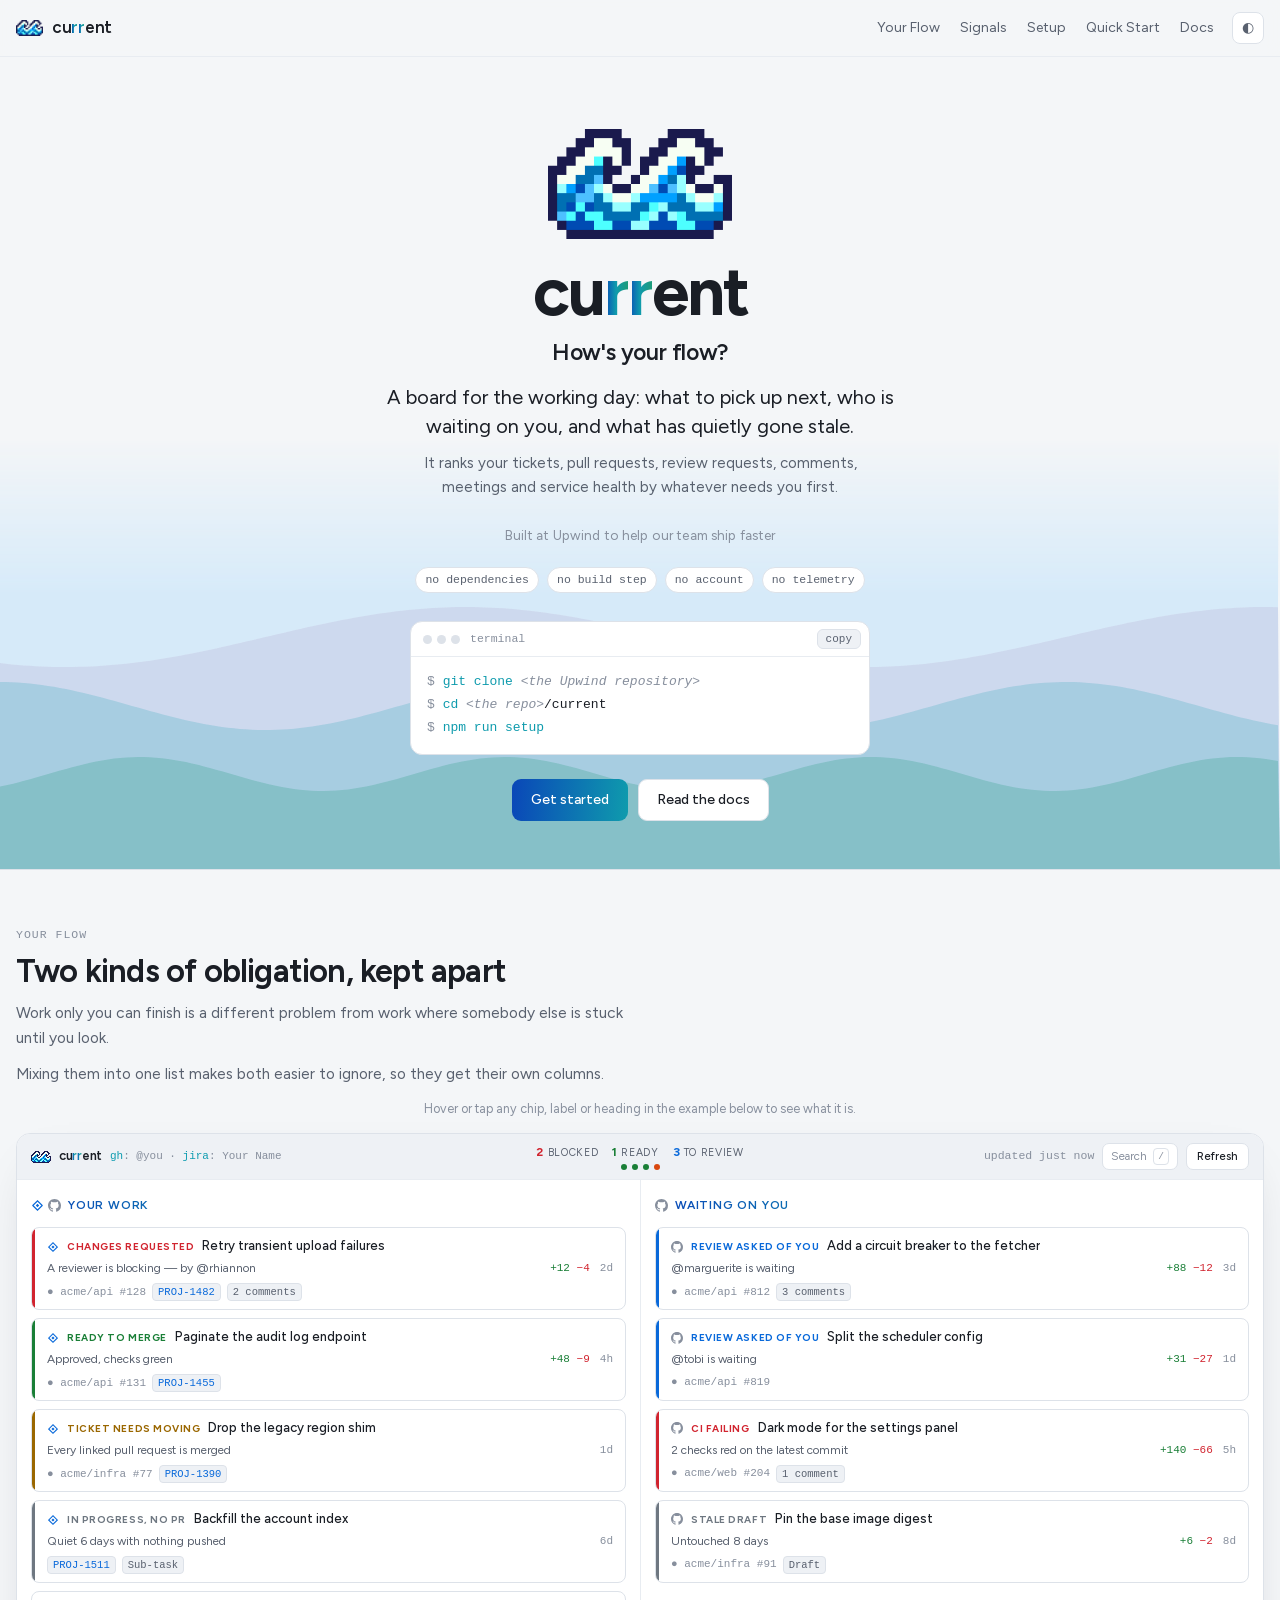
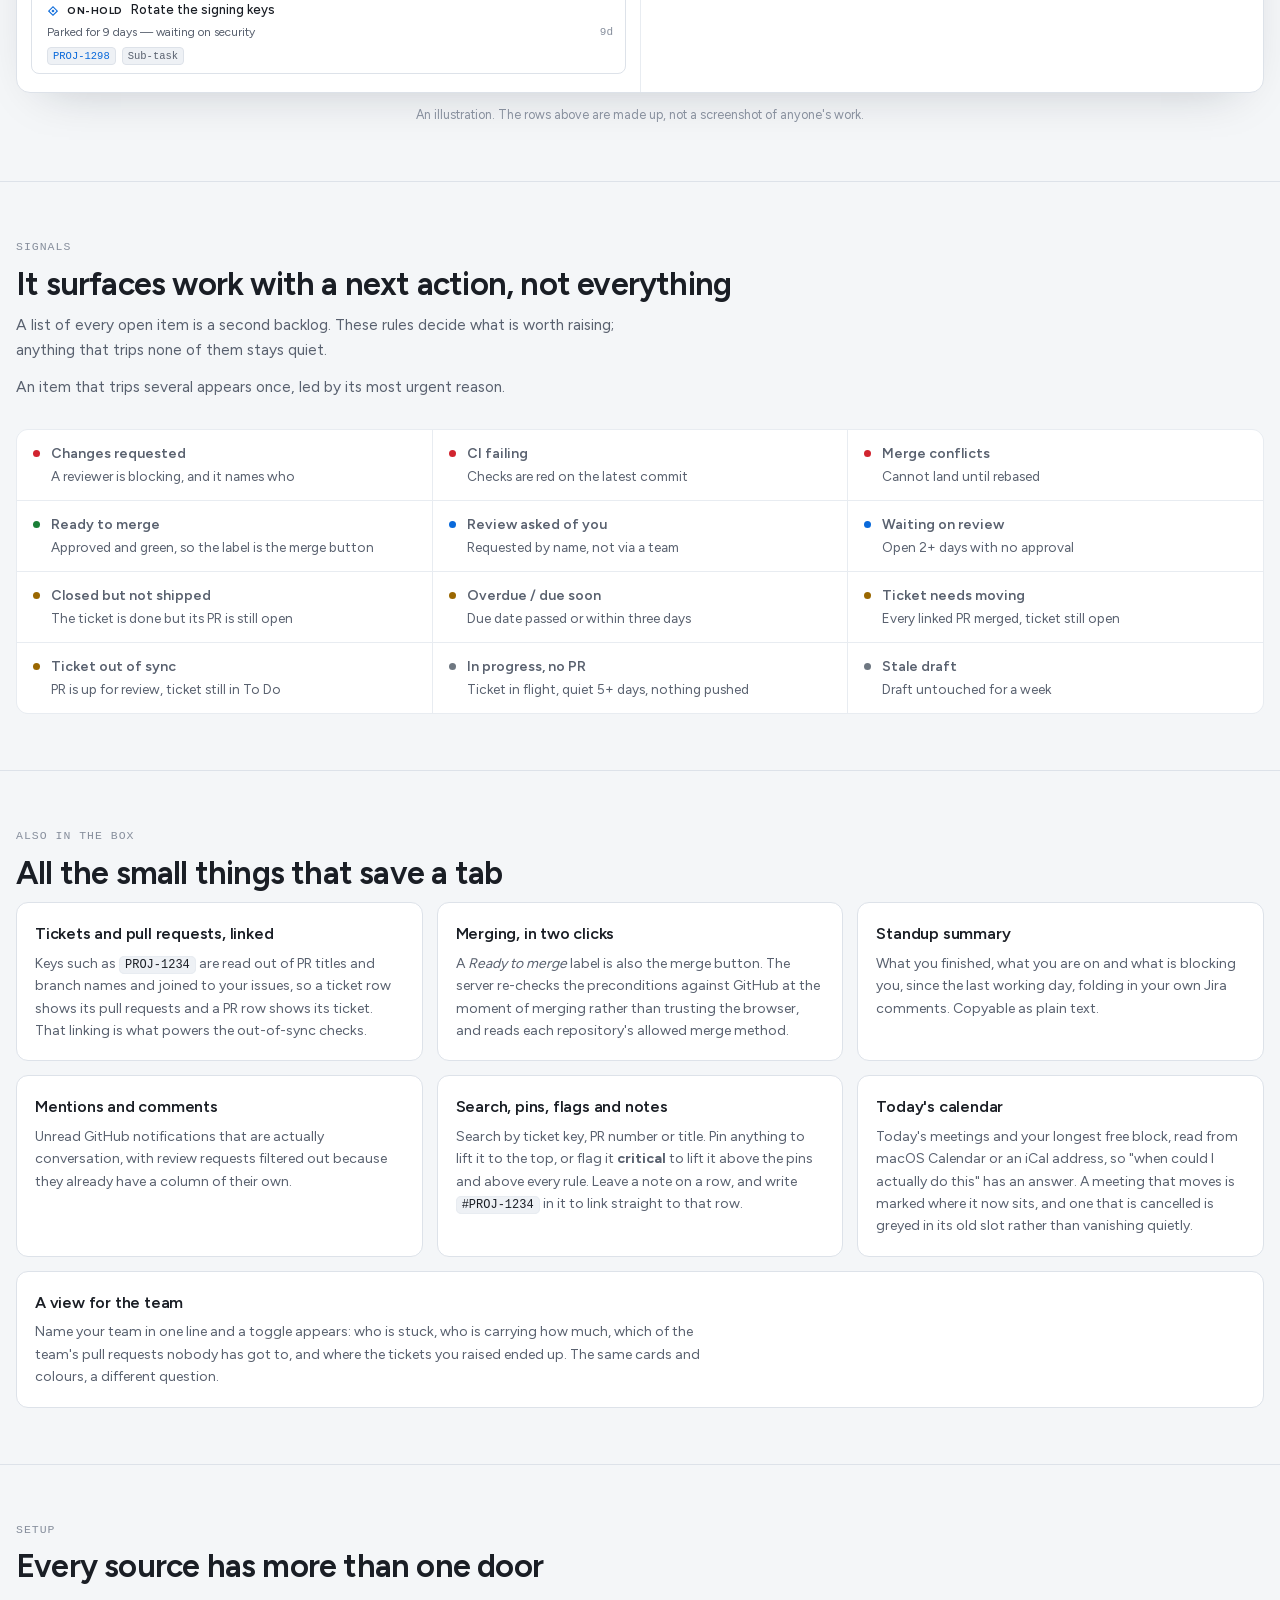
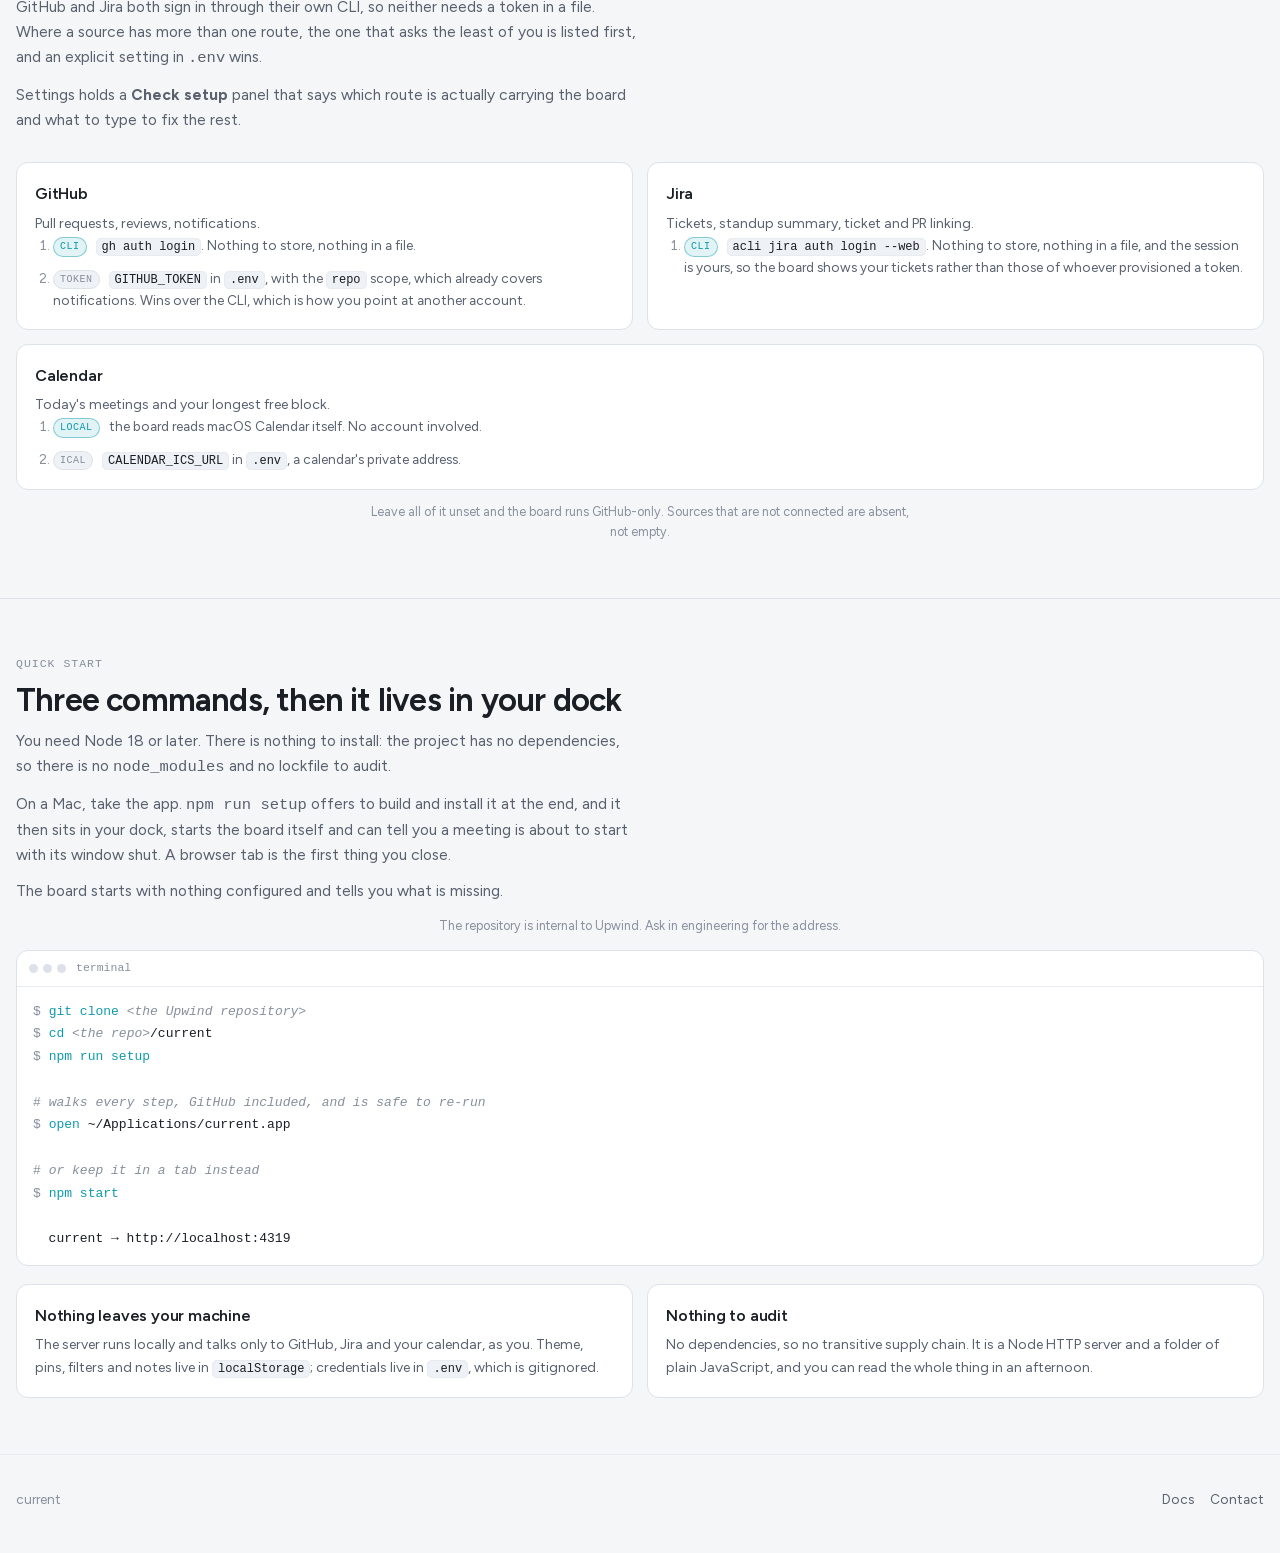
<file: index.html>
<!doctype html>
<html lang="en">
  <head>
    <meta charset="utf-8" />
    <meta name="viewport" content="width=device-width, initial-scale=1" />
    <title>current - How's your flow?</title>
    <meta
      name="description"
      content="A local board for the working day: what to pick up next, who is waiting on you, and what has quietly gone stale. It ranks your tickets, pull requests, review requests, comments, meetings and service health by whatever needs you first. No dependencies, no build step, no account."
    />
    <link rel="icon" type="image/png" href="favicon.png" />
    <!--
      The version query is not decoration. GitHub Pages serves assets with
      Cache-Control: max-age=600, so after a publish a returning visitor can
      keep the previous stylesheet for up to ten minutes while the new HTML is
      already in front of them. That is how a font change looks like it did not
      ship. Bump this whenever site.css changes and the new file is fetched at
      once, because the URL is different.
    -->
    <link rel="stylesheet" href="site.css?v=31" />

    <meta property="og:site_name" content="current" />
    <meta property="og:url" content="https://howsyourflow.io/" />
    <meta property="og:title" content="current - How&#39;s your flow?" />
    <meta
      property="og:description"
      content="A board for the working day: what to pick up next, who is waiting on you, and what has quietly gone stale. It ranks your tickets, pull requests, reviews, comments, meetings and service health by whatever needs you first."
    />
    <meta property="og:type" content="website" />
    <!-- Absolute, and it has to stay that way: a relative og:image is simply
         not fetched, which is why link previews came back blank. -->
    <meta property="og:image" content="https://howsyourflow.io/og.png" />
    <meta property="og:image:width" content="1200" />
    <meta property="og:image:height" content="630" />
    <meta property="og:image:alt" content="The current wave mark above a calm sea" />
    <meta name="twitter:card" content="summary_large_image" />
    <meta name="twitter:title" content="current - How&#39;s your flow?" />
    <meta name="twitter:description" content="A board for the working day: what to pick up next, who is waiting on you, and what has quietly gone stale. It ranks your tickets, pull requests, reviews, comments, meetings and service health by whatever needs you first." />
    <meta name="twitter:image" content="https://howsyourflow.io/og.png" />

    <script>
      /* Applied before first paint so a light-theme visitor never sees a dark
         flash. Wrapped because a private window can throw on the read itself. */
      try {
        var t = localStorage.getItem('current-docs-theme');
        if (t) document.documentElement.dataset.theme = t;
      } catch (e) {}
    </script>
  </head>

  <body>
    <nav class="nav">
      <div class="wrap">
        <a class="nav-brand" href="#top">
          <img src="logo.png" alt="" />
          <span>cu<span class="wave-text">r</span><span class="wave-text">r</span>ent</span>
        </a>
        <div class="nav-links">
          <a href="#board">Your Flow</a>
          <a href="#signals">Signals</a>
          <a href="#setup">Setup</a>
          <a href="#start">Quick Start</a>
          <a href="/docs/">Docs</a>
        </div>
        <div class="nav-actions">
          <button class="theme-toggle" id="theme" type="button" title="Switch theme" aria-label="Switch theme">◐</button>
        </div>
      </div>
    </nav>

    <header class="hero" id="top">
      <!-- Decorative, so it is hidden from assistive tech and carries no text. -->
      <canvas class="hero-wave" id="hero-wave" aria-hidden="true"></canvas>
      <div class="wrap">
        <img class="mark" src="logo.png" alt="current" />
        <h1>cu<span class="wave-text">r</span><span class="wave-text">r</span>ent</h1>
        <p class="tagline">How's your flow?</p>
        <p class="lede">
          A board for the working day: what to pick up next, who is waiting on you, and
          what has quietly gone stale.
        </p>
        <p class="sub">
          It ranks your tickets, pull requests, review requests, comments, meetings and
          service health by whatever needs you first.
        </p>

        <p class="provenance">Built at Upwind to help our team ship faster</p>

        <div class="badges">
          <span class="badge">no dependencies</span>
          <span class="badge">no build step</span>
          <span class="badge">no account</span>
          <span class="badge">no telemetry</span>
        </div>

        <div class="code">
          <div class="code-head">
            <span class="code-dots"><i></i><i></i><i></i></span>
            <span>terminal</span>
          </div>
          <button class="copy" id="copy" type="button">copy</button>
          <pre id="install"><span class="p">$</span> <span class="c">git clone</span> <span class="m">&lt;the Upwind repository&gt;</span>
<span class="p">$</span> <span class="c">cd</span> <span class="m">&lt;the repo&gt;</span>/current
<span class="p">$</span> <span class="c">npm run setup</span></pre>
        </div>

        <div class="cta">
          <a class="btn primary" href="#start">Get started</a>
          <a class="btn" href="/docs/">Read the docs</a>
        </div>
      </div>
    </header>

    <section id="board">
      <div class="wrap">
        <p class="eyebrow">Your flow</p>
        <h2>Two kinds of obligation, kept apart</h2>
        <p class="section-lede">
          Work only you can finish is a different problem from work where somebody else
          is stuck until you look.
        </p>
        <p class="section-lede">
          Mixing them into one list makes both easier to ignore,
          so they get their own columns.
        </p>
        <p class="section-lede hint">
          Hover or tap any chip, label or heading in the example below to see what it is.
        </p>

        <!--
          The marks the dashboard itself uses, defined once and referenced by
          the rows below. GitHub's is from Octicons (MIT, (c) GitHub Inc.), used
          only to label the GitHub side; the Jira diamond is drawn here.
        -->
        <svg width="0" height="0" aria-hidden="true" style="position:absolute">
          <symbol id="i-github" viewBox="0 0 16 16"><path fill="currentColor" d="M8 0C3.58 0 0 3.58 0 8c0 3.54 2.29 6.53 5.47 7.59.4.07.55-.17.55-.38 0-.19-.01-.82-.01-1.49-2.01.37-2.53-.49-2.69-.94-.09-.23-.48-.94-.82-1.13-.28-.15-.68-.52-.01-.53.63-.01 1.08.58 1.23.82.72 1.21 1.87.87 2.33.66.07-.52.28-.87.51-1.07-1.78-.2-3.64-.89-3.64-3.95 0-.87.31-1.59.82-2.15-.08-.2-.36-1.02.08-2.12 0 0 .67-.21 2.2.82a7.42 7.42 0 0 1 2-.27c.68 0 1.36.09 2 .27 1.53-1.04 2.2-.82 2.2-.82.44 1.1.16 1.92.08 2.12.51.56.82 1.27.82 2.15 0 3.07-1.87 3.75-3.65 3.95.29.25.54.73.54 1.48 0 1.07-.01 1.93-.01 2.2 0 .21.15.46.55.38A8.01 8.01 0 0 0 16 8c0-4.42-3.58-8-8-8Z"/></symbol>
          <symbol id="i-jira" viewBox="0 0 16 16"><path fill="currentColor" d="M8 1.2 14.3 7.5a.7.7 0 0 1 0 1L8 14.8 1.7 8.5a.7.7 0 0 1 0-1L8 1.2Zm0 2.1L3.3 8 8 12.7 12.7 8 8 3.3Zm0 2.6L10.1 8 8 10.1 5.9 8 8 5.9Z"/></symbol>
        </svg>

        <div class="preview" aria-label="An illustration of the dashboard">
          <!--
            Laid out as the real header is: who you are on the left, the counts and
            the service dots in the middle, what the board is doing on the right.
          -->
          <div class="preview-bar">
            <span class="pbar-left">
              <img class="pbar-logo" src="logo.png" alt="" width="20" height="12" />
              <span class="mark" data-tip="The board itself. Everything on it is read live from your own GitHub and Jira accounts.">cu<span class="wave-text">r</span><span class="wave-text">r</span>ent</span>
              <span class="pbar-who" data-tip="Which accounts the board is reading. Both are yours, and nothing is sent anywhere."><span class="pbar-id">gh</span>: @you · <span class="pbar-id">jira</span>: Your Name</span>
            </span>

            <span class="pbar-centre">
              <span class="preview-stats">
                <span data-tip="Items a rule has found blocked, such as a red check or a requested change. Click a count to dim the page to just those."><b class="n-blocked">2</b> blocked</span>
                <span data-tip="Approved and green, waiting only for someone to press merge."><b class="n-ready">1</b> ready</span>
                <span data-tip="Pull requests where someone else is blocked until you review."><b class="n-review">3</b> to review</span>
              </span>
              <span class="pbar-dots" data-tip="GitHub, Jira, Rovo, Claude and Slack. A degraded one makes this board look broken through no fault of its own, so it says so.">
                <i class="pdot"></i><i class="pdot"></i><i class="pdot"></i><i class="pdot warn"></i>
              </span>
            </span>

            <span class="pbar-right">
              <span class="preview-when" data-tip="When the data was last fetched. It refreshes on load, on Refresh and every five minutes.">updated just now</span>
              <span class="pbar-search" data-tip="Search by ticket key, pull request number or title.">Search <kbd>/</kbd></span>
              <span class="pbar-btn" data-tip="Fetch everything again now rather than waiting for the next refresh.">Refresh</span>
            </span>
          </div>

          <div class="preview-cols">
            <div class="preview-col">
              <h3 class="wave-text" data-tip="Your tickets and pull requests. Work only you can finish."><span class="head-icons"><svg class="i jira" aria-hidden="true"><use href="#i-jira"/></svg><svg class="i" aria-hidden="true"><use href="#i-github"/></svg></span>Your work</h3>
              <div class="focus" style="--sev: var(--blocked)">
                <span class="focus-bar"></span>
                <div class="focus-body">
                  <div class="focus-top"><svg class="i jira" aria-hidden="true"><use href="#i-jira"/></svg><span class="focus-label" data-tip="A reviewer is blocking, and the detail beside it names who.">Changes requested</span><span class="focus-title" data-tip="The ticket summary or pull request title. On the real board it links straight to it.">Retry transient upload failures</span></div>
                  <div class="focus-detail">A reviewer is blocking — by @rhiannon</div>
                  <div class="focus-facts"><span class="focus-repo" data-tip="The repository and pull request number.">● acme/api #128</span><span class="chip key" data-tip="The Jira ticket key, read out of the pull request title or branch name. That link is what powers the out of sync checks.">PROJ-1482</span><span class="chip" data-tip="Discussion on the pull request.">2 comments</span></div>
                </div>
                <div class="focus-meta"><span class="focus-diff" data-tip="Lines added and removed, so you can judge the size of a review before opening it."><b class="add">+12</b> <b class="del">−4</b></span><span class="focus-when" data-tip="When this last changed.">2d</span></div>
              </div>
              <div class="focus" style="--sev: var(--ready)">
                <span class="focus-bar"></span>
                <div class="focus-body">
                  <div class="focus-top"><svg class="i jira" aria-hidden="true"><use href="#i-jira"/></svg><span class="focus-label" data-tip="Approved with green checks. On the real board this label is also the merge button.">Ready to merge</span><span class="focus-title" data-tip="The ticket summary or pull request title. On the real board it links straight to it.">Paginate the audit log endpoint</span></div>
                  <div class="focus-detail">Approved, checks green</div>
                  <div class="focus-facts"><span class="focus-repo" data-tip="The repository and pull request number.">● acme/api #131</span><span class="chip key" data-tip="The Jira ticket key, read out of the pull request title or branch name. That link is what powers the out of sync checks.">PROJ-1455</span></div>
                </div>
                <div class="focus-meta"><span class="focus-diff" data-tip="Lines added and removed, so you can judge the size of a review before opening it."><b class="add">+48</b> <b class="del">−9</b></span><span class="focus-when" data-tip="When this last changed.">4h</span></div>
              </div>
              <div class="focus" style="--sev: var(--waiting)">
                <span class="focus-bar"></span>
                <div class="focus-body">
                  <div class="focus-top"><svg class="i jira" aria-hidden="true"><use href="#i-jira"/></svg><span class="focus-label" data-tip="Every pull request linked to the ticket is merged, but the ticket is still open.">Ticket needs moving</span><span class="focus-title" data-tip="The ticket summary or pull request title. On the real board it links straight to it.">Drop the legacy region shim</span></div>
                  <div class="focus-detail">Every linked pull request is merged</div>
                  <div class="focus-facts"><span class="focus-repo" data-tip="The repository and pull request number.">● acme/infra #77</span><span class="chip key" data-tip="The Jira ticket key, read out of the pull request title or branch name. That link is what powers the out of sync checks.">PROJ-1390</span></div>
                </div>
                <div class="focus-meta"><span class="focus-when" data-tip="When this last changed.">1d</span></div>
              </div>
              <div class="focus" style="--sev: var(--stale)">
                <span class="focus-bar"></span>
                <div class="focus-body">
                  <div class="focus-top"><svg class="i jira" aria-hidden="true"><use href="#i-jira"/></svg><span class="focus-label" data-tip="The ticket is in flight but nothing has been pushed for five days or more.">In progress, no PR</span><span class="focus-title" data-tip="The ticket summary or pull request title. On the real board it links straight to it.">Backfill the account index</span></div>
                  <div class="focus-detail">Quiet 6 days with nothing pushed</div>
                  <div class="focus-facts"><span class="chip key" data-tip="The Jira ticket key, read out of the pull request title or branch name. That link is what powers the out of sync checks.">PROJ-1511</span><span class="chip" data-tip="The Jira issue type.">Sub-task</span></div>
                </div>
                <div class="focus-meta"><span class="focus-when" data-tip="When this last changed.">6d</span></div>
              </div>
              <div class="focus" style="--sev: var(--parked)">
                <span class="focus-bar"></span>
                <div class="focus-body">
                  <div class="focus-top"><svg class="i jira" aria-hidden="true"><use href="#i-jira"/></svg><span class="focus-label" data-tip="A deliberately parked ticket. These sort to the bottom, below anything you can act on.">On-Hold</span><span class="focus-title" data-tip="The ticket summary or pull request title. On the real board it links straight to it.">Rotate the signing keys</span></div>
                  <div class="focus-detail">Parked for 9 days — waiting on security</div>
                  <div class="focus-facts"><span class="chip key" data-tip="The Jira ticket key, read out of the pull request title or branch name. That link is what powers the out of sync checks.">PROJ-1298</span><span class="chip" data-tip="The Jira issue type.">Sub-task</span></div>
                </div>
                <div class="focus-meta"><span class="focus-when" data-tip="When this last changed.">9d</span></div>
              </div>
            </div>

            <div class="preview-col">
              <h3 class="wave-text" data-tip="Pull requests where someone else cannot move until you look."><span class="head-icons"><svg class="i" aria-hidden="true"><use href="#i-github"/></svg></span>Waiting on you</h3>
              <div class="focus" style="--sev: var(--review)">
                <span class="focus-bar"></span>
                <div class="focus-body">
                  <div class="focus-top"><svg class="i " aria-hidden="true"><use href="#i-github"/></svg><span class="focus-label" data-tip="Requested from you by name rather than routed through a team.">Review asked of you</span><span class="focus-title" data-tip="The ticket summary or pull request title. On the real board it links straight to it.">Add a circuit breaker to the fetcher</span></div>
                  <div class="focus-detail">@marguerite is waiting</div>
                  <div class="focus-facts"><span class="focus-repo" data-tip="The repository and pull request number.">● acme/api #812</span><span class="chip" data-tip="Discussion on the pull request.">3 comments</span></div>
                </div>
                <div class="focus-meta"><span class="focus-diff" data-tip="Lines added and removed, so you can judge the size of a review before opening it."><b class="add">+88</b> <b class="del">−12</b></span><span class="focus-when" data-tip="When this last changed.">3d</span></div>
              </div>
              <div class="focus" style="--sev: var(--review)">
                <span class="focus-bar"></span>
                <div class="focus-body">
                  <div class="focus-top"><svg class="i " aria-hidden="true"><use href="#i-github"/></svg><span class="focus-label" data-tip="Requested from you by name rather than routed through a team.">Review asked of you</span><span class="focus-title" data-tip="The ticket summary or pull request title. On the real board it links straight to it.">Split the scheduler config</span></div>
                  <div class="focus-detail">@tobi is waiting</div>
                  <div class="focus-facts"><span class="focus-repo" data-tip="The repository and pull request number.">● acme/api #819</span></div>
                </div>
                <div class="focus-meta"><span class="focus-diff" data-tip="Lines added and removed, so you can judge the size of a review before opening it."><b class="add">+31</b> <b class="del">−27</b></span><span class="focus-when" data-tip="When this last changed.">1d</span></div>
              </div>
              <div class="focus" style="--sev: var(--blocked)">
                <span class="focus-bar"></span>
                <div class="focus-body">
                  <div class="focus-top"><svg class="i " aria-hidden="true"><use href="#i-github"/></svg><span class="focus-label" data-tip="Checks are red on the latest commit.">CI failing</span><span class="focus-title" data-tip="The ticket summary or pull request title. On the real board it links straight to it.">Dark mode for the settings panel</span></div>
                  <div class="focus-detail">2 checks red on the latest commit</div>
                  <div class="focus-facts"><span class="focus-repo" data-tip="The repository and pull request number.">● acme/web #204</span><span class="chip" data-tip="Discussion on the pull request.">1 comment</span></div>
                </div>
                <div class="focus-meta"><span class="focus-diff" data-tip="Lines added and removed, so you can judge the size of a review before opening it."><b class="add">+140</b> <b class="del">−66</b></span><span class="focus-when" data-tip="When this last changed.">5h</span></div>
              </div>
              <div class="focus" style="--sev: var(--stale)">
                <span class="focus-bar"></span>
                <div class="focus-body">
                  <div class="focus-top"><svg class="i " aria-hidden="true"><use href="#i-github"/></svg><span class="focus-label" data-tip="A draft nobody has touched for a week.">Stale draft</span><span class="focus-title" data-tip="The ticket summary or pull request title. On the real board it links straight to it.">Pin the base image digest</span></div>
                  <div class="focus-detail">Untouched 8 days</div>
                  <div class="focus-facts"><span class="focus-repo" data-tip="The repository and pull request number.">● acme/infra #91</span><span class="chip draft" data-tip="The pull request is still a draft.">Draft</span></div>
                </div>
                <div class="focus-meta"><span class="focus-diff" data-tip="Lines added and removed, so you can judge the size of a review before opening it."><b class="add">+6</b> <b class="del">−2</b></span><span class="focus-when" data-tip="When this last changed.">8d</span></div>
              </div>
            </div>
          </div>
        </div>

        <p class="preview-note">An illustration. The rows above are made up, not a screenshot of anyone's work.</p>
      </div>
    </section>

    <section id="signals">
      <div class="wrap">
        <p class="eyebrow">Signals</p>
        <h2>It surfaces work with a next action, not everything</h2>
        <p class="section-lede">
          A list of every open item is a second backlog. These rules decide what is worth
          raising; anything that trips none of them stays quiet.
        </p>
        <p class="section-lede">
          An item that trips several
          appears once, led by its most urgent reason.
        </p>

        <div class="signals">
          <div class="signal blocked"><span class="dot"></span><span><b>Changes requested</b><span>A reviewer is blocking, and it names who</span></span></div>
          <div class="signal blocked"><span class="dot"></span><span><b>CI failing</b><span>Checks are red on the latest commit</span></span></div>
          <div class="signal blocked"><span class="dot"></span><span><b>Merge conflicts</b><span>Cannot land until rebased</span></span></div>
          <div class="signal ready"><span class="dot"></span><span><b>Ready to merge</b><span>Approved and green, so the label is the merge button</span></span></div>
          <div class="signal review"><span class="dot"></span><span><b>Review asked of you</b><span>Requested by name, not via a team</span></span></div>
          <div class="signal review"><span class="dot"></span><span><b>Waiting on review</b><span>Open 2+ days with no approval</span></span></div>
          <div class="signal waiting"><span class="dot"></span><span><b>Closed but not shipped</b><span>The ticket is done but its PR is still open</span></span></div>
          <div class="signal waiting"><span class="dot"></span><span><b>Overdue / due soon</b><span>Due date passed or within three days</span></span></div>
          <div class="signal waiting"><span class="dot"></span><span><b>Ticket needs moving</b><span>Every linked PR merged, ticket still open</span></span></div>
          <div class="signal waiting"><span class="dot"></span><span><b>Ticket out of sync</b><span>PR is up for review, ticket still in To Do</span></span></div>
          <div class="signal"><span class="dot"></span><span><b>In progress, no PR</b><span>Ticket in flight, quiet 5+ days, nothing pushed</span></span></div>
          <div class="signal"><span class="dot"></span><span><b>Stale draft</b><span>Draft untouched for a week</span></span></div>
        </div>
      </div>
    </section>

    <section id="more">
      <div class="wrap">
        <p class="eyebrow">Also in the box</p>
        <h2>All the small things that save a tab</h2>

        <div class="cards">
          <div class="card">
            <h3>Tickets and pull requests, linked</h3>
            <p>
              Keys such as <code>PROJ-1234</code> are read out of PR titles and branch names
              and joined to your issues, so a ticket row shows its pull requests and a PR row
              shows its ticket. That linking is what powers the out-of-sync checks.
            </p>
          </div>
          <div class="card">
            <h3>Merging, in two clicks</h3>
            <p>
              A <em>Ready to merge</em> label is also the merge button. The server re-checks
              the preconditions against GitHub at the moment of merging rather than trusting
              the browser, and reads each repository's allowed merge method.
            </p>
          </div>
          <div class="card">
            <h3>Standup summary</h3>
            <p>
              What you finished, what you are on and what is blocking you, since the last
              working day, folding in your own Jira comments. Copyable as plain text.
            </p>
          </div>
          <div class="card">
            <h3>Mentions and comments</h3>
            <p>
              Unread GitHub notifications that are actually conversation, with review
              requests filtered out because they already have a column of their own.
            </p>
          </div>
          <div class="card">
            <h3>Search, pins, flags and notes</h3>
            <p>
              Search by ticket key, PR number or title. Pin anything to lift it to the top,
              or flag it <strong>critical</strong> to lift it above the pins and above every
              rule. Leave a note on a row, and write <code>#PROJ-1234</code> in it to link
              straight to that row.
            </p>
          </div>
          <div class="card">
            <h3>Today's calendar</h3>
            <p>
              Today's meetings and your longest free block, read from macOS Calendar or an
              iCal address, so "when could I actually do this" has an answer. A meeting that
              moves is marked where it now sits, and one that is cancelled is greyed in its
              old slot rather than vanishing quietly.
            </p>
          </div>
          <div class="card">
            <h3>A view for the team</h3>
            <p>
              Name your team in one line and a toggle appears: who is stuck, who is carrying
              how much, which of the team's pull requests nobody has got to, and where the
              tickets you raised ended up. The same cards and colours, a different question.
            </p>
          </div>
        </div>
      </div>
    </section>

    <section id="setup">
      <div class="wrap">
        <p class="eyebrow">Setup</p>
        <h2>Every source has more than one door</h2>
        <p class="section-lede">
          GitHub and Jira both sign in through their own CLI, so neither needs a token in
          a file. Where a source has more than one route, the one that asks the least of
          you is listed first, and an explicit setting in <code>.env</code> wins.
        </p>
        <p class="section-lede">
          Settings holds a
          <strong>Check setup</strong> panel that says which route is actually carrying the
          board and what to type to fix the rest.
        </p>

        <div class="cards pairs">
          <div class="card">
            <h3>GitHub</h3>
            <p class="card-note">Pull requests, reviews, notifications.</p>
            <ol class="routes">
              <li>
                <span class="tag best">CLI</span>
                <code>gh auth login</code>. Nothing to store, nothing in a file.
              </li>
              <li>
                <span class="tag">Token</span>
                <code>GITHUB_TOKEN</code> in <code>.env</code>, with the <code>repo</code>
                scope, which already covers notifications. Wins over the CLI, which is how
                you point at another account.
              </li>
            </ol>
          </div>

          <div class="card">
            <h3>Jira</h3>
            <p class="card-note">Tickets, standup summary, ticket and PR linking.</p>
            <ol class="routes">
              <li>
                <span class="tag best">CLI</span>
                <code>acli jira auth login --web</code>. Nothing to store, nothing in a
                file, and the session is yours, so the board shows your tickets rather than
                those of whoever provisioned a token.
              </li>
            </ol>
          </div>

          <div class="card">
            <h3>Calendar</h3>
            <p class="card-note">Today's meetings and your longest free block.</p>
            <ol class="routes">
              <li>
                <span class="tag best">Local</span>
                the board reads macOS Calendar itself. No account
                involved.
              </li>
              <li>
                <span class="tag">iCal</span>
                <code>CALENDAR_ICS_URL</code> in <code>.env</code>, a calendar's private
                address.
              </li>
            </ol>
          </div>

        </div>

        <p class="preview-note">
          Leave all of it unset and the board runs GitHub-only. Sources that are not
          connected are absent, not empty.
        </p>
      </div>
    </section>

    <section id="start">
      <div class="wrap">
        <p class="eyebrow">Quick start</p>
        <h2>Three commands, then it lives in your dock</h2>
        <p class="section-lede">
          You need Node 18 or later. There is nothing to install: the project has no
          dependencies, so there is no <code>node_modules</code> and no lockfile to audit.
        </p>
        <p class="section-lede">
          On a Mac, take the app. <code>npm run setup</code> offers to build and install it
          at the end, and it then sits in your dock, starts the board itself and can tell
          you a meeting is about to start with its window shut. A browser tab is the first
          thing you close.
        </p>
        <p class="section-lede">
          The board starts with nothing configured and tells you what is missing.
        </p>

        <p class="section-lede hint">
          The repository is internal to Upwind. Ask in engineering for the address.
        </p>

        <div class="code wide">
          <div class="code-head">
            <span class="code-dots"><i></i><i></i><i></i></span>
            <span>terminal</span>
          </div>
          <pre><span class="p">$</span> <span class="c">git clone</span> <span class="m">&lt;the Upwind repository&gt;</span>
<span class="p">$</span> <span class="c">cd</span> <span class="m">&lt;the repo&gt;</span>/current
<span class="p">$</span> <span class="c">npm run setup</span>

<span class="p">#</span> <span class="m">walks every step, GitHub included, and is safe to re-run</span>
<span class="p">$</span> <span class="c">open</span> ~/Applications/current.app

<span class="p">#</span> <span class="m">or keep it in a tab instead</span>
<span class="p">$</span> <span class="c">npm start</span>

  current → http://localhost:4319</pre>
        </div>

        <div class="cards">
          <div class="card">
            <h3>Nothing leaves your machine</h3>
            <p>
              The server runs locally and talks only to GitHub, Jira and your calendar, as
              you. Theme, pins, filters and notes live in <code>localStorage</code>; credentials
              live in <code>.env</code>, which is gitignored.
            </p>
          </div>
          <div class="card">
            <h3>Nothing to audit</h3>
            <p>
              No dependencies, so no transitive supply chain. It is a Node HTTP server and a
              folder of plain JavaScript, and you can read the whole thing in an afternoon.
            </p>
          </div>
        </div>
      </div>
    </section>

    <footer>
      <div class="wrap">
        <span>current</span>
        <span class="right">
          <a href="/docs/">Docs</a>
          <!-- A plain mailto rather than a form: the page is static, has no
               backend, and makes no third-party request, which a hosted form
               would be the first thing to break. -->
          <a href="mailto:dylan.martin@upwind.io?subject=current">Contact</a>
        </span>
      </div>
    </footer>

    <script src="wave.js?v=9" defer></script>
    <script>
      /*
       * Keep the address bar on the bare domain.
       *
       * The section links scroll, they do not navigate, so the URL has no
       * business picking up a fragment and showing howsyourflow.io/#board.
       * scrollIntoView rather than setting location.hash, because assigning
       * the hash pushes a history entry and four nav clicks would then take
       * four presses of back to leave the page.
       */
      (function () {
        function path() {
          return location.pathname + location.search;
        }
        function scrollTo(id) {
          var el = id ? document.getElementById(id) : null;
          if (id && !el) return false;
          if (el) el.scrollIntoView({ behavior: 'smooth', block: 'start' });
          else window.scrollTo({ top: 0, behavior: 'smooth' });
          return true;
        }
        document.addEventListener('click', function (event) {
          var link = event.target.closest && event.target.closest('a[href^="#"]');
          if (!link) return;
          var id = link.getAttribute('href').slice(1);
          if (!scrollTo(id)) return;
          event.preventDefault();
          try {
            history.replaceState(null, '', path());
          } catch (e) {
            /* Some privacy modes refuse this; the scroll has already happened. */
          }
        });

        /*
         * A fragment appearing without a page load: the browser's own back and
         * forward buttons, or a link followed while already here. Nothing
         * reloads, so the arrival handling below never runs for these.
         */
        window.addEventListener('hashchange', function () {
          if (!location.hash) return;
          scrollTo(location.hash.slice(1));
          try {
            history.replaceState(null, '', path());
          } catch (e) {}
        });

        /* Arriving with a fragment, from an old link or from the docs nav,
           still lands in the right place before the fragment is dropped. */
        if (location.hash) {
          var target = location.hash.slice(1);
          /* A timer rather than requestAnimationFrame: a tab opened in the
             background has its frames paused, so the fragment would sit in the
             address bar until the tab was looked at. Timers still fire. */
          setTimeout(function () {
            scrollTo(target);
            try {
              history.replaceState(null, '', path());
            } catch (e) {}
          }, 0);
        }
      })();

      /* Theme toggle. Every storage call is guarded: a private window, cleared
         site data or a browser set to block storage throws on access itself,
         and the page has to render correctly with no stored value. */
      (function () {
        var root = document.documentElement;
        var button = document.getElementById('theme');

        button.addEventListener('click', function () {
          // No stored choice means light, unconditionally. The page no longer
          // consults the system, so the toggle must not either.
          var next = root.dataset.theme === 'dark' ? 'light' : 'dark';
          root.dataset.theme = next;
          try {
            localStorage.setItem('current-docs-theme', next);
          } catch (e) {}
        });
      })();

      /*
       * Tap to open a tooltip in the example.
       *
       * Hover is the whole interaction on a pointer device, and a touch screen
       * has none, so without this half the visitors have no way to read any of
       * them. One open at a time, and a tap anywhere else closes it, which is
       * what a tap outside a popover is expected to do.
       */
      /*
       * Tooltips for the example.
       *
       * One element, appended to the body and positioned from the host's own
       * rectangle. The obvious implementation is an ::after on each host, which
       * is what this was, but a pseudo-element is a child of its host and this
       * page has eight ancestors with overflow: hidden, so whole sets of them
       * were being clipped out of existence without any error to show for it.
       *
       * Hover opens them on a pointer, tap on a touch screen, and Escape or a
       * tap elsewhere closes. They follow nothing while open: a scroll just
       * dismisses, which is cheaper than tracking and is what a reader expects.
       */
      (function () {
        var preview = document.querySelector('.preview');
        if (!preview) return;

        var tip = document.createElement('div');
        tip.className = 'tip';
        tip.setAttribute('role', 'tooltip');
        document.body.appendChild(tip);

        var open = null;

        function place(host) {
          var r = host.getBoundingClientRect();
          var t = tip.getBoundingClientRect();
          var gap = 9;

          // Centred on the host, then pulled back inside the viewport. A chip
          // near either edge would otherwise hang off the side of the page.
          var left = r.left + r.width / 2 - t.width / 2;
          left = Math.max(10, Math.min(left, window.innerWidth - t.width - 10));

          // Above by preference, below when there is no room, which is what
          // the header row needs since it sits at the top of the card.
          var top = r.top - t.height - gap;
          if (top < 8) top = r.bottom + gap;

          tip.style.left = Math.round(left) + 'px';
          tip.style.top = Math.round(top) + 'px';
        }

        function show(host) {
          open = host;
          tip.textContent = host.getAttribute('data-tip');
          tip.classList.add('on');
          place(host);
        }

        function hide() {
          open = null;
          tip.classList.remove('on');
        }

        preview.addEventListener('mouseover', function (event) {
          var host = event.target.closest('[data-tip]');
          if (host && host !== open) show(host);
        });

        preview.addEventListener('mouseout', function (event) {
          var host = event.target.closest('[data-tip]');
          if (host && !host.contains(event.relatedTarget)) hide();
        });

        preview.addEventListener('click', function (event) {
          var host = event.target.closest('[data-tip]');
          if (!host) return;
          // Without this the document handler below would shut it again in the
          // same tap.
          event.stopPropagation();
          host === open ? hide() : show(host);
        });

        document.addEventListener('click', hide);
        window.addEventListener('scroll', hide, { passive: true });
        window.addEventListener('resize', hide);
        document.addEventListener('keydown', function (event) {
          if (event.key === 'Escape') hide();
        });
      })();

      /* Copy the install commands without the shell prompts, which are decoration. */
      (function () {
        var button = document.getElementById('copy');
        var block = document.getElementById('install');
        if (!button || !block || !navigator.clipboard) return;

        button.addEventListener('click', function () {
          var text = block.innerText
            .split('\n')
            .map(function (line) {
              return line.replace(/^\$\s*/, '');
            })
            .join('\n')
            .trim();

          navigator.clipboard.writeText(text).then(function () {
            button.textContent = 'copied';
            setTimeout(function () {
              button.textContent = 'copy';
            }, 1600);
          });
        });
      })();
    </script>
  </body>
</html>
</file>
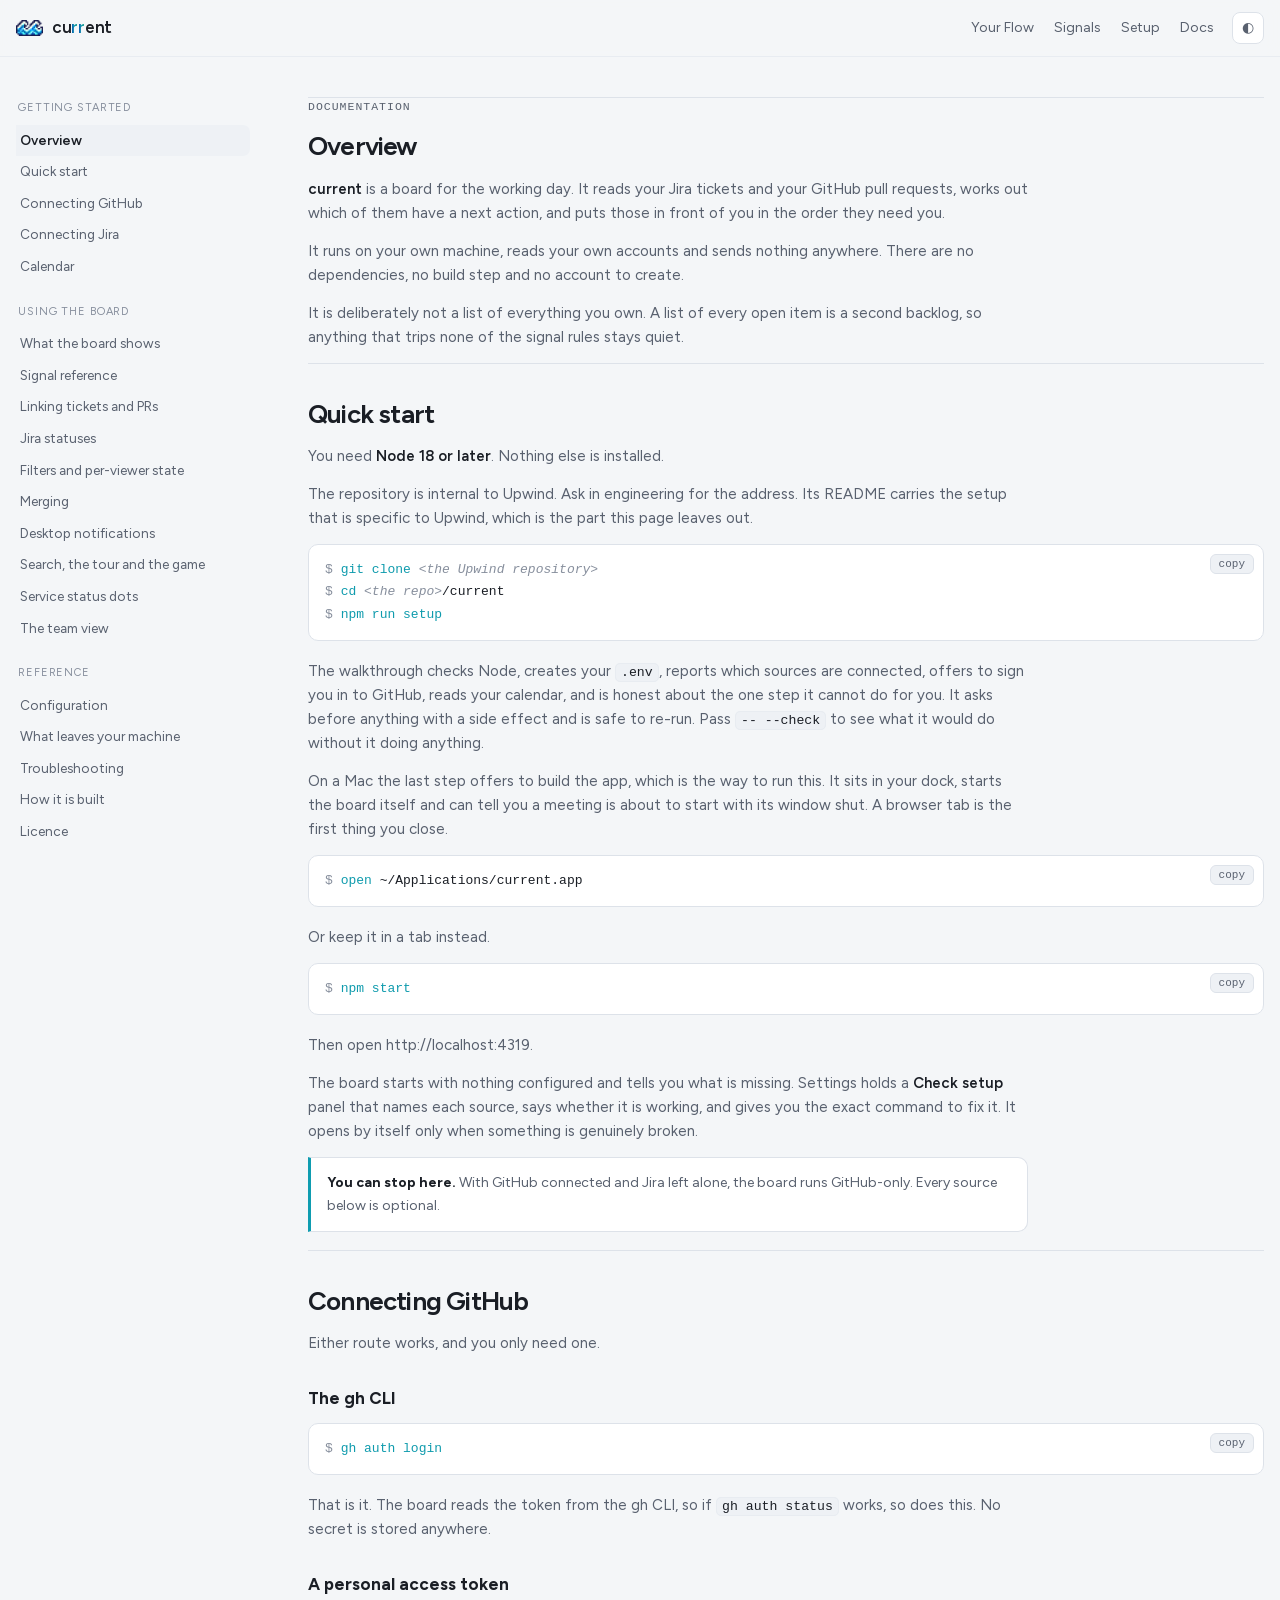
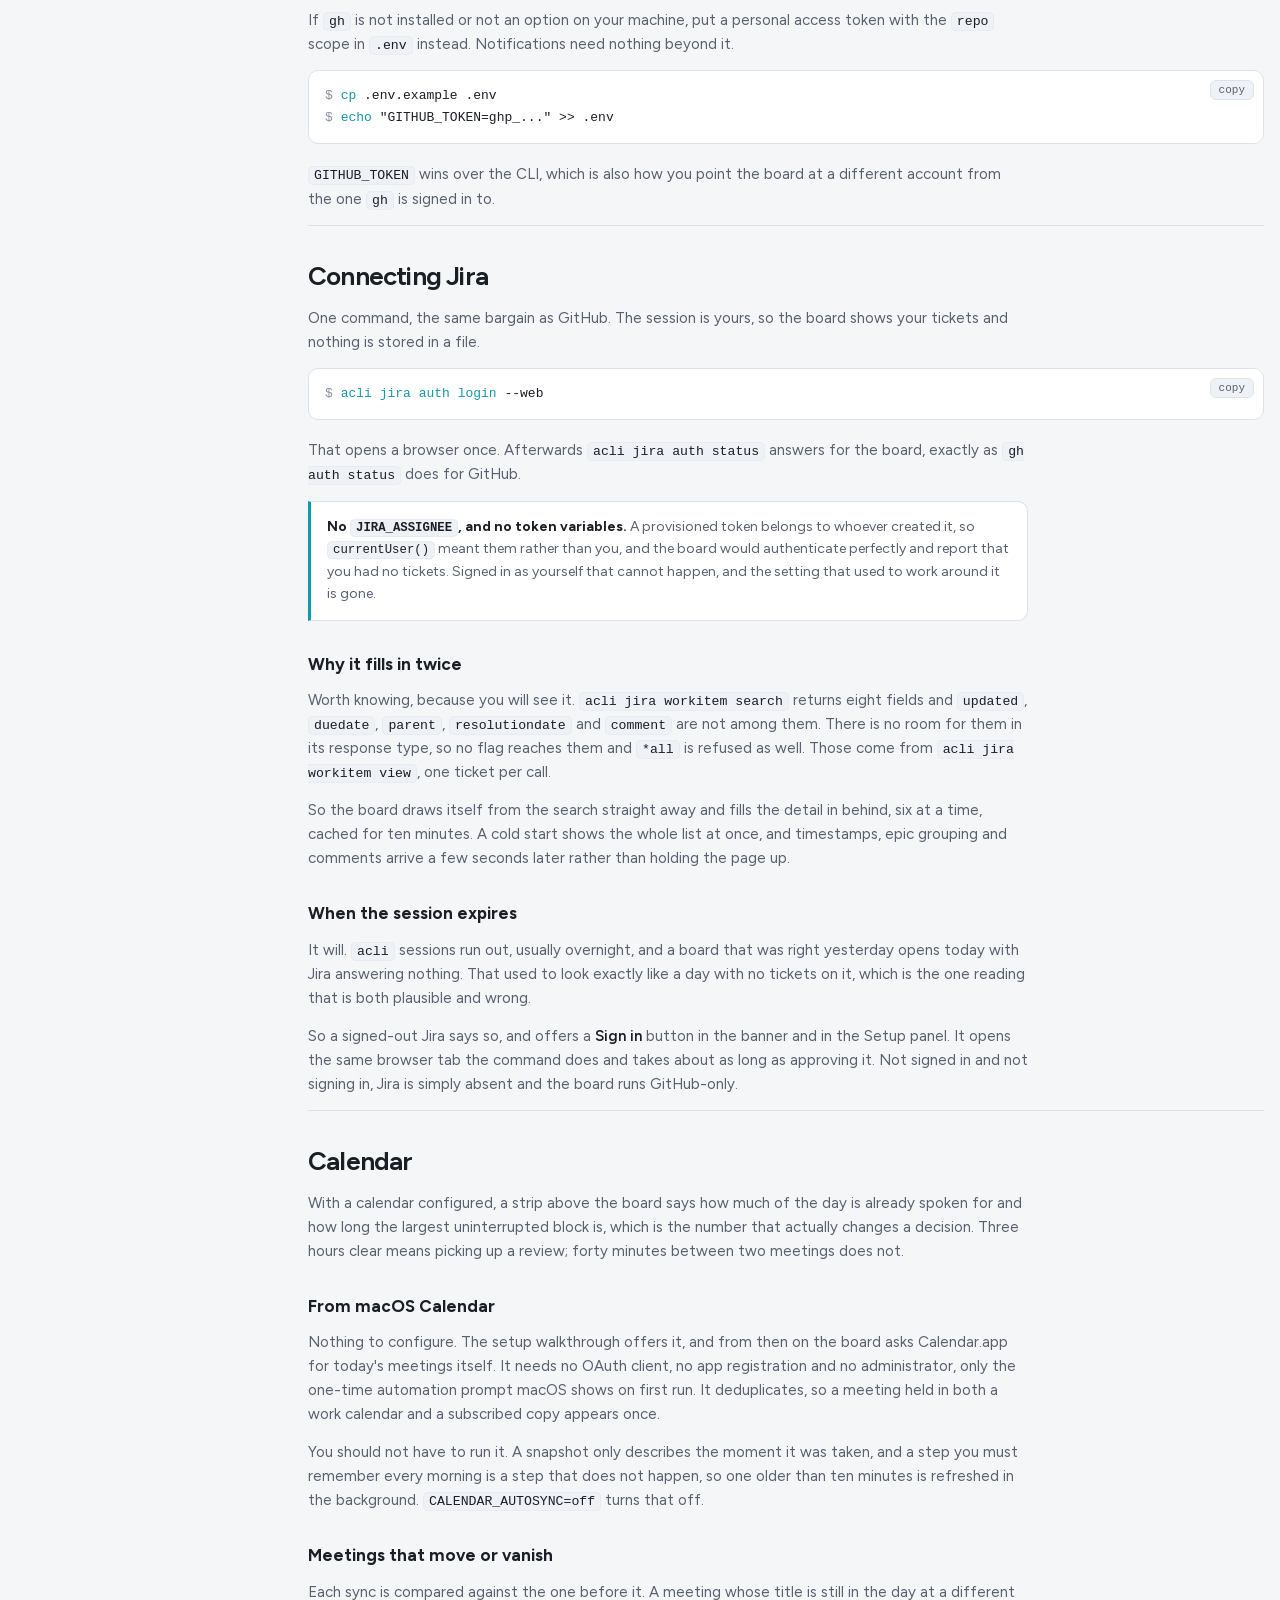
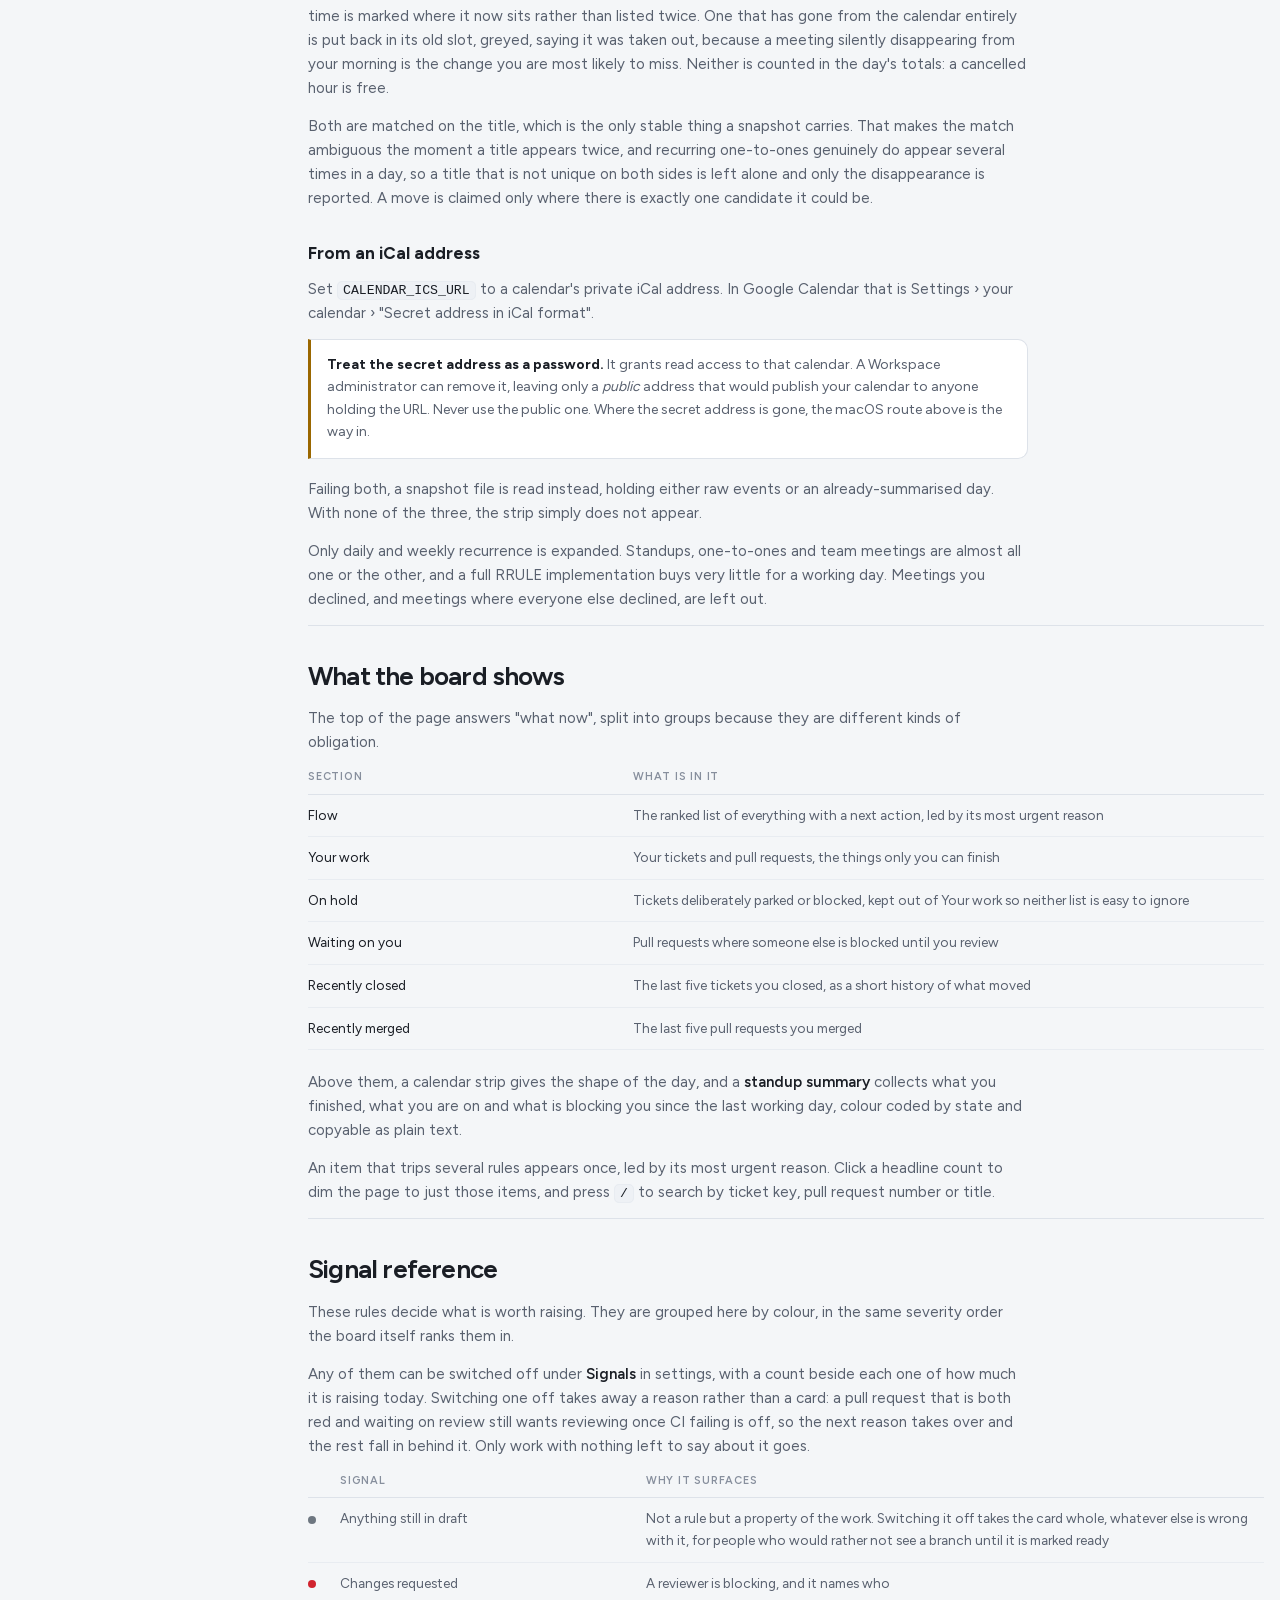
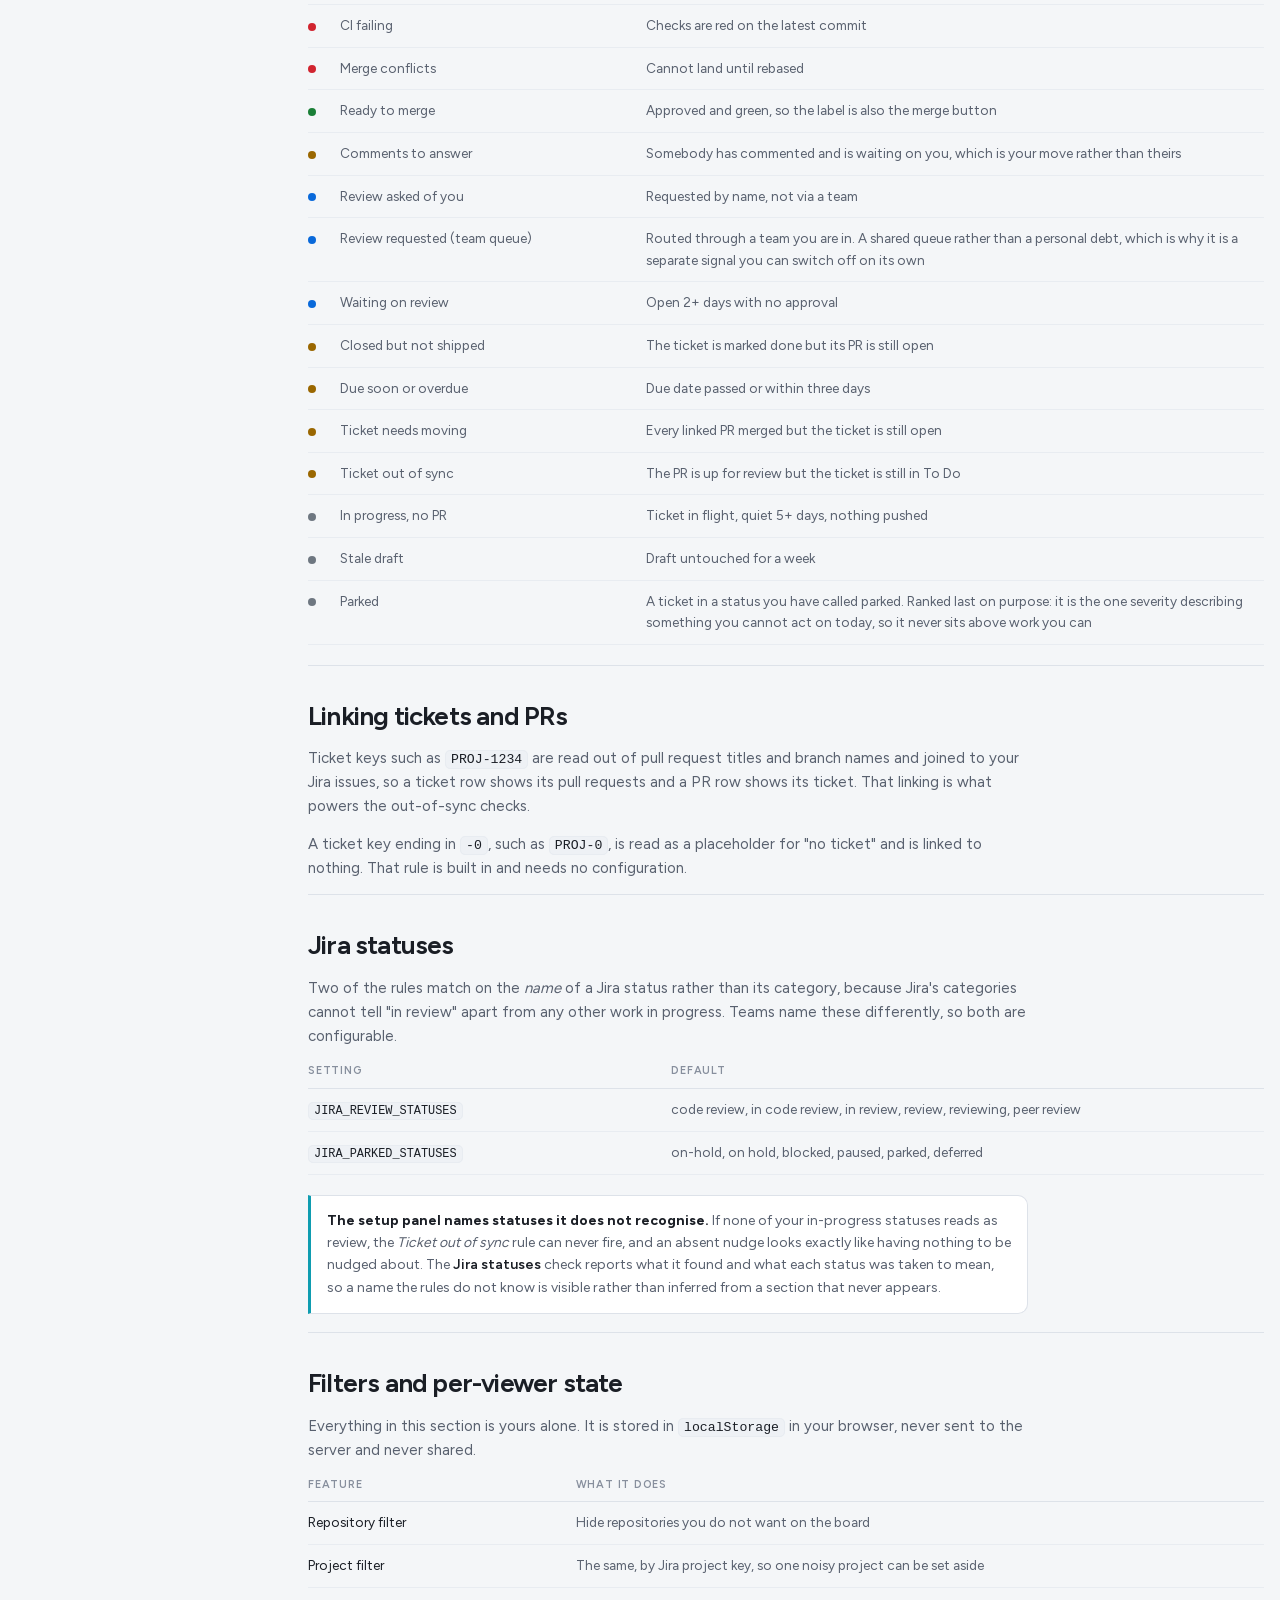
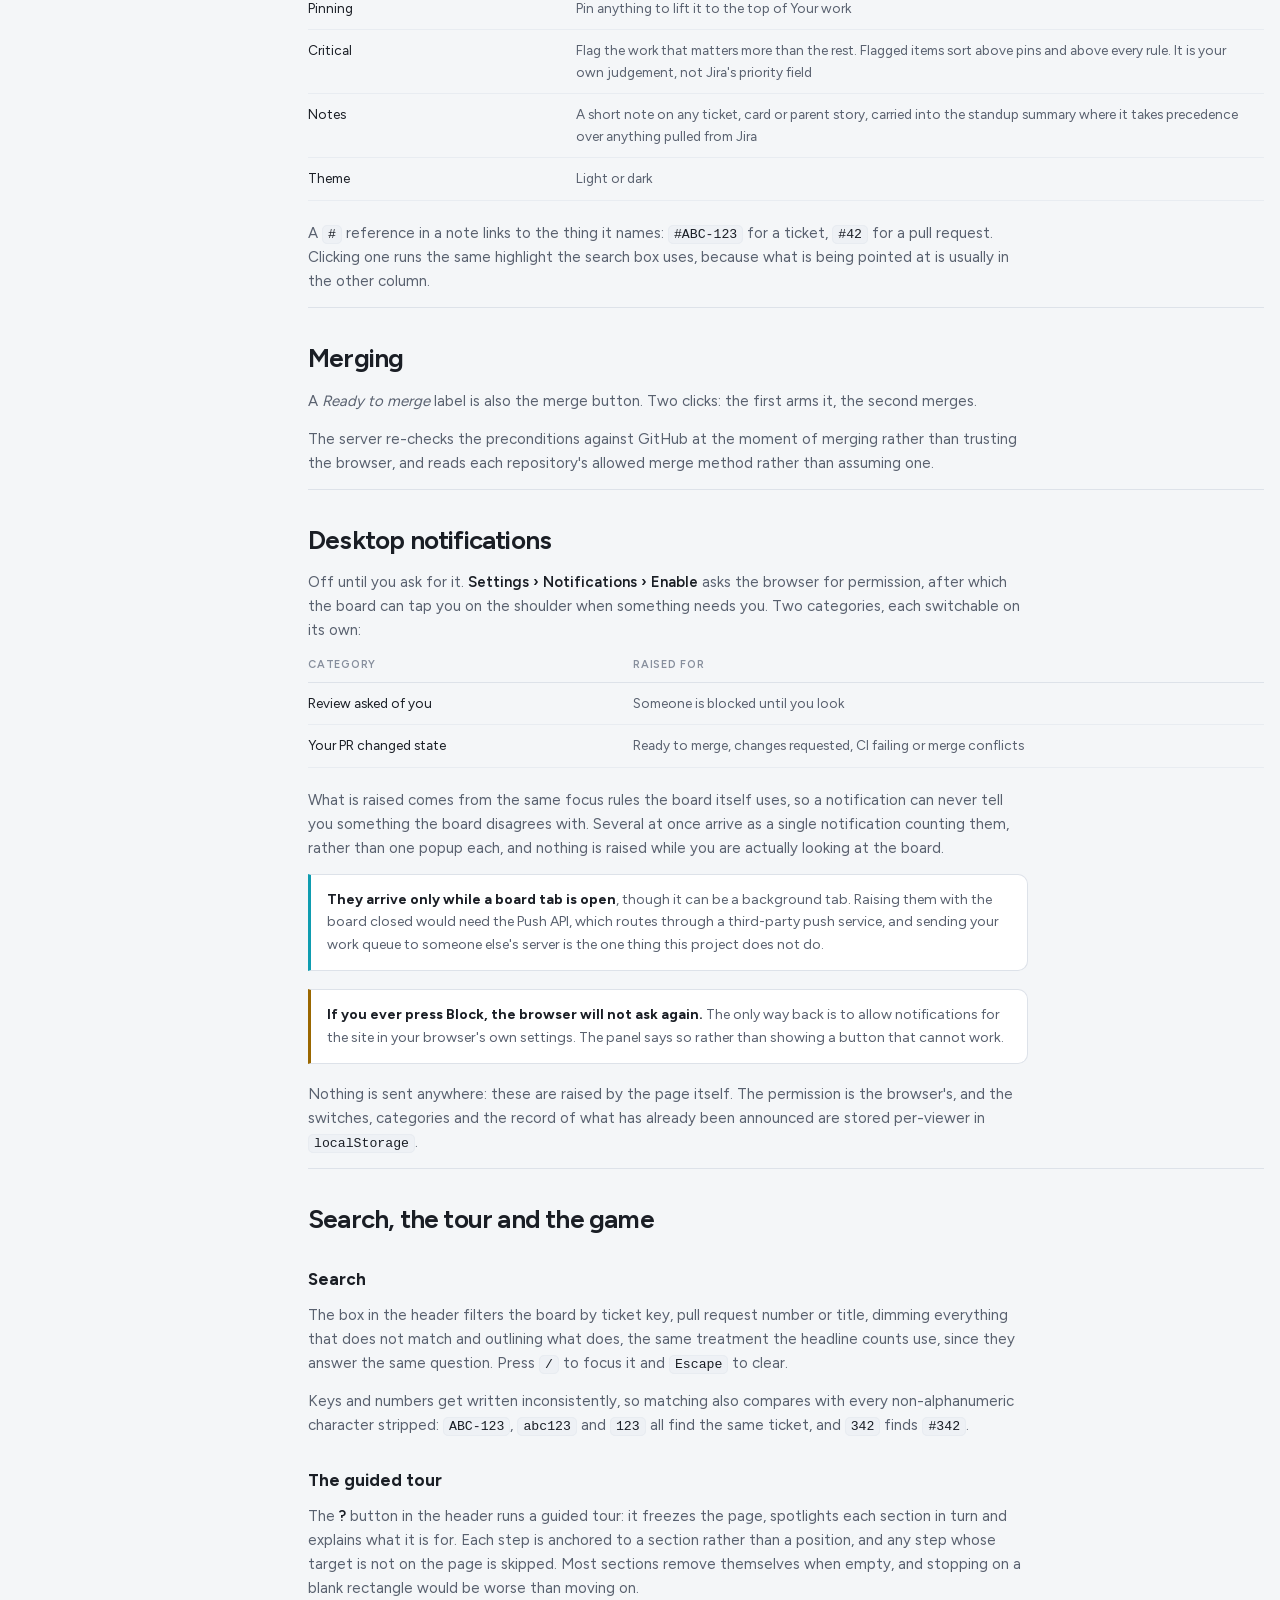
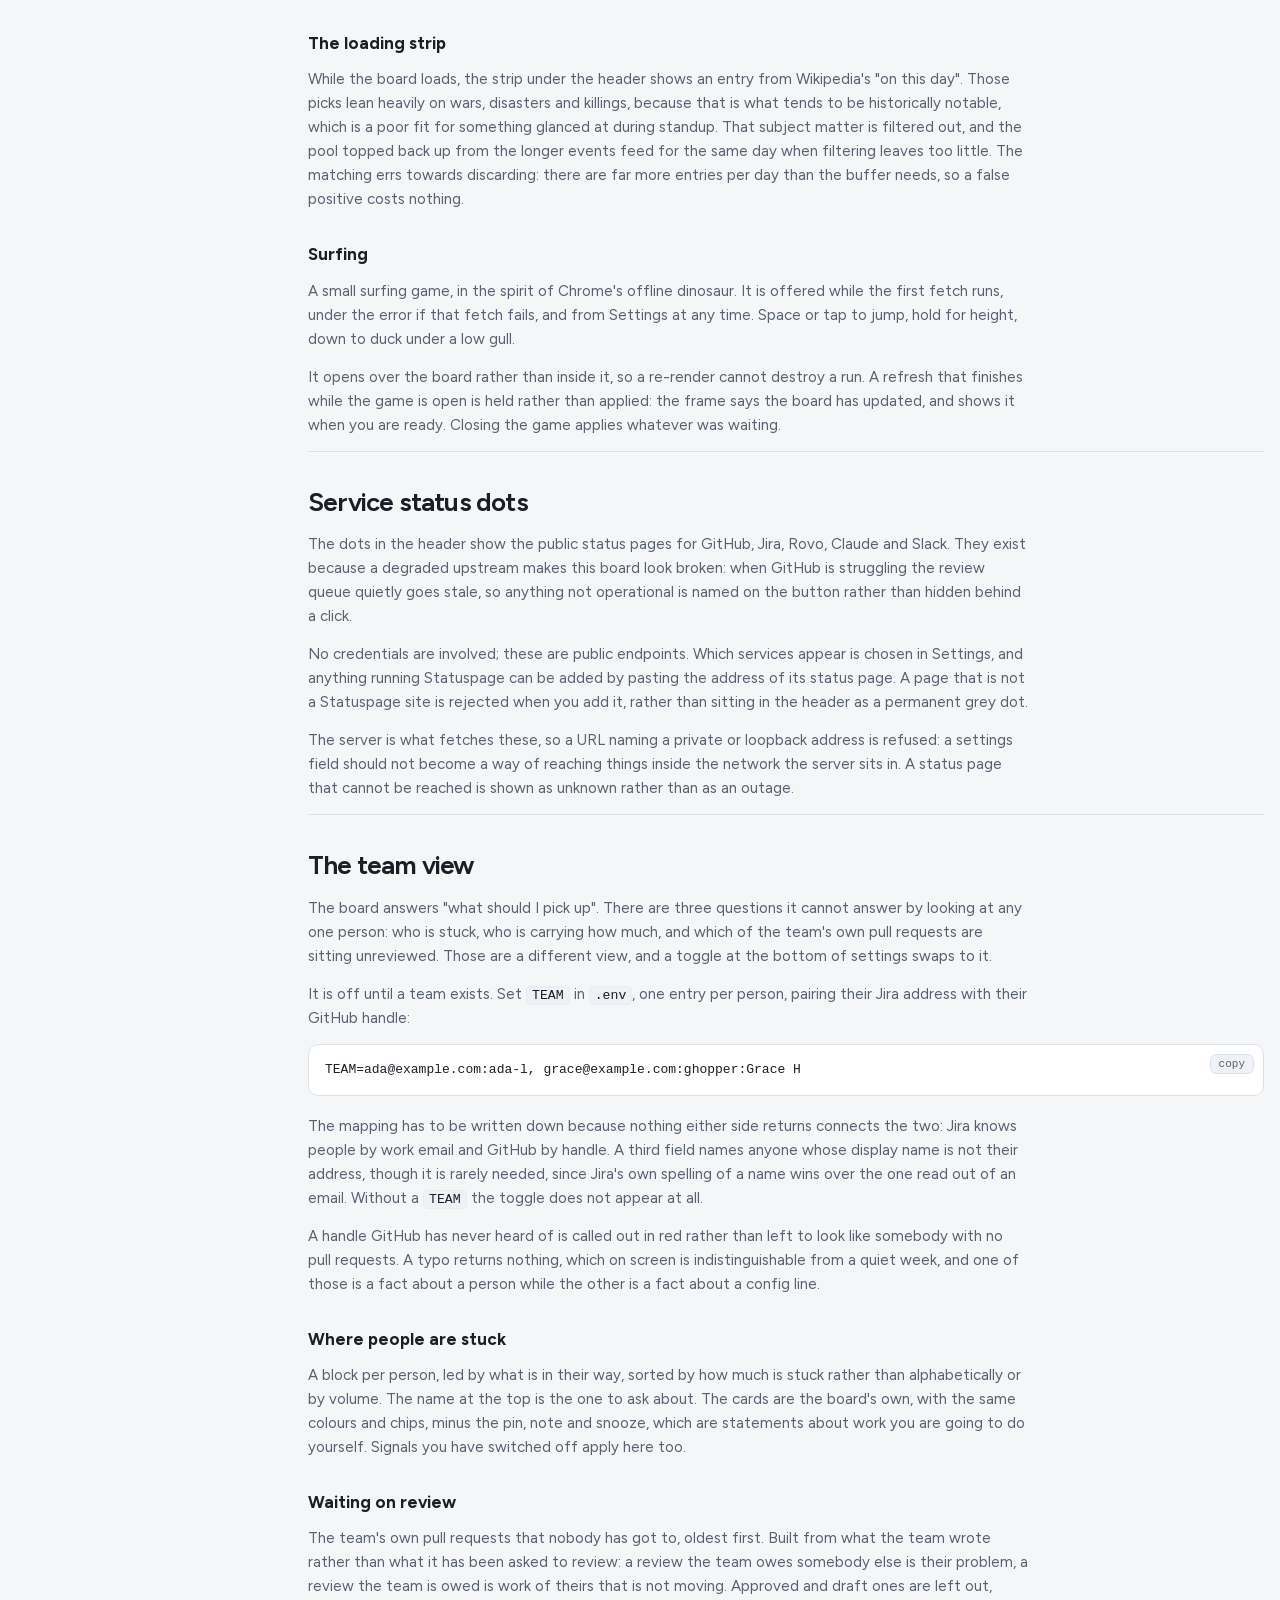
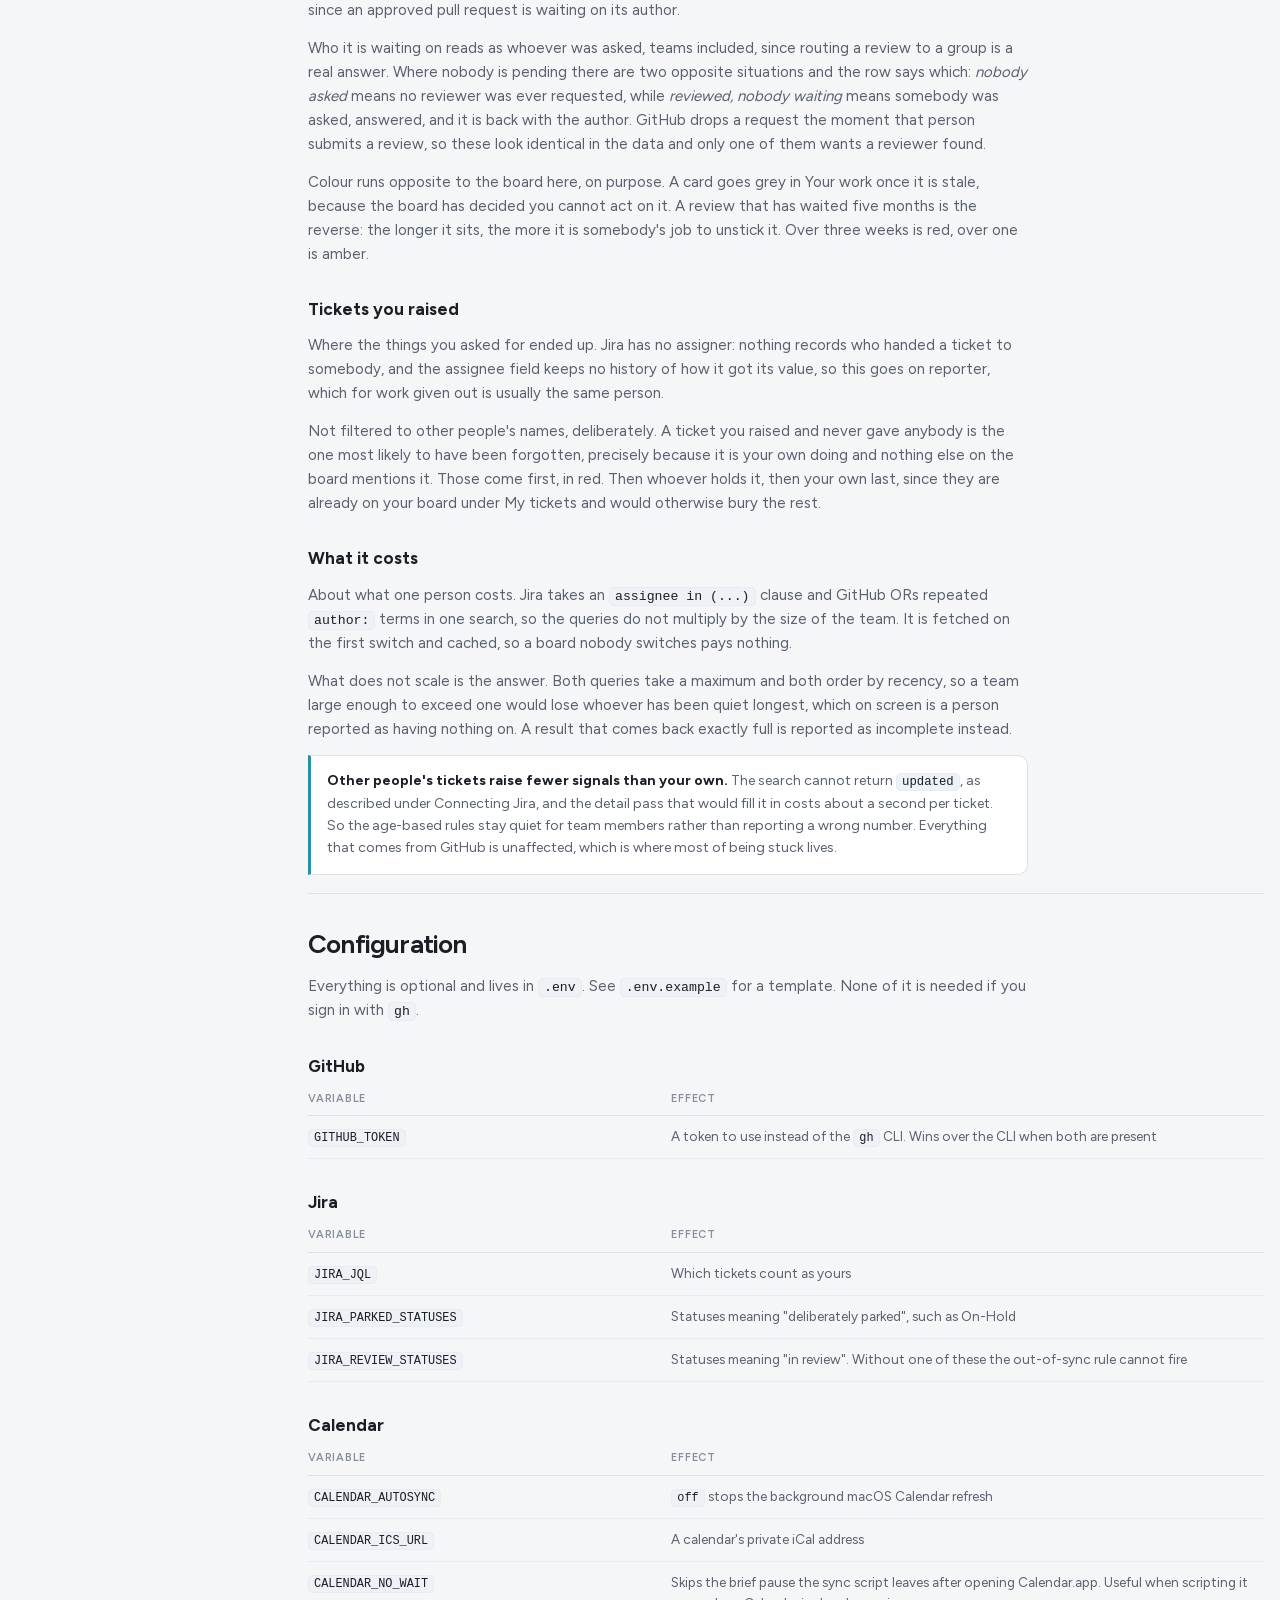
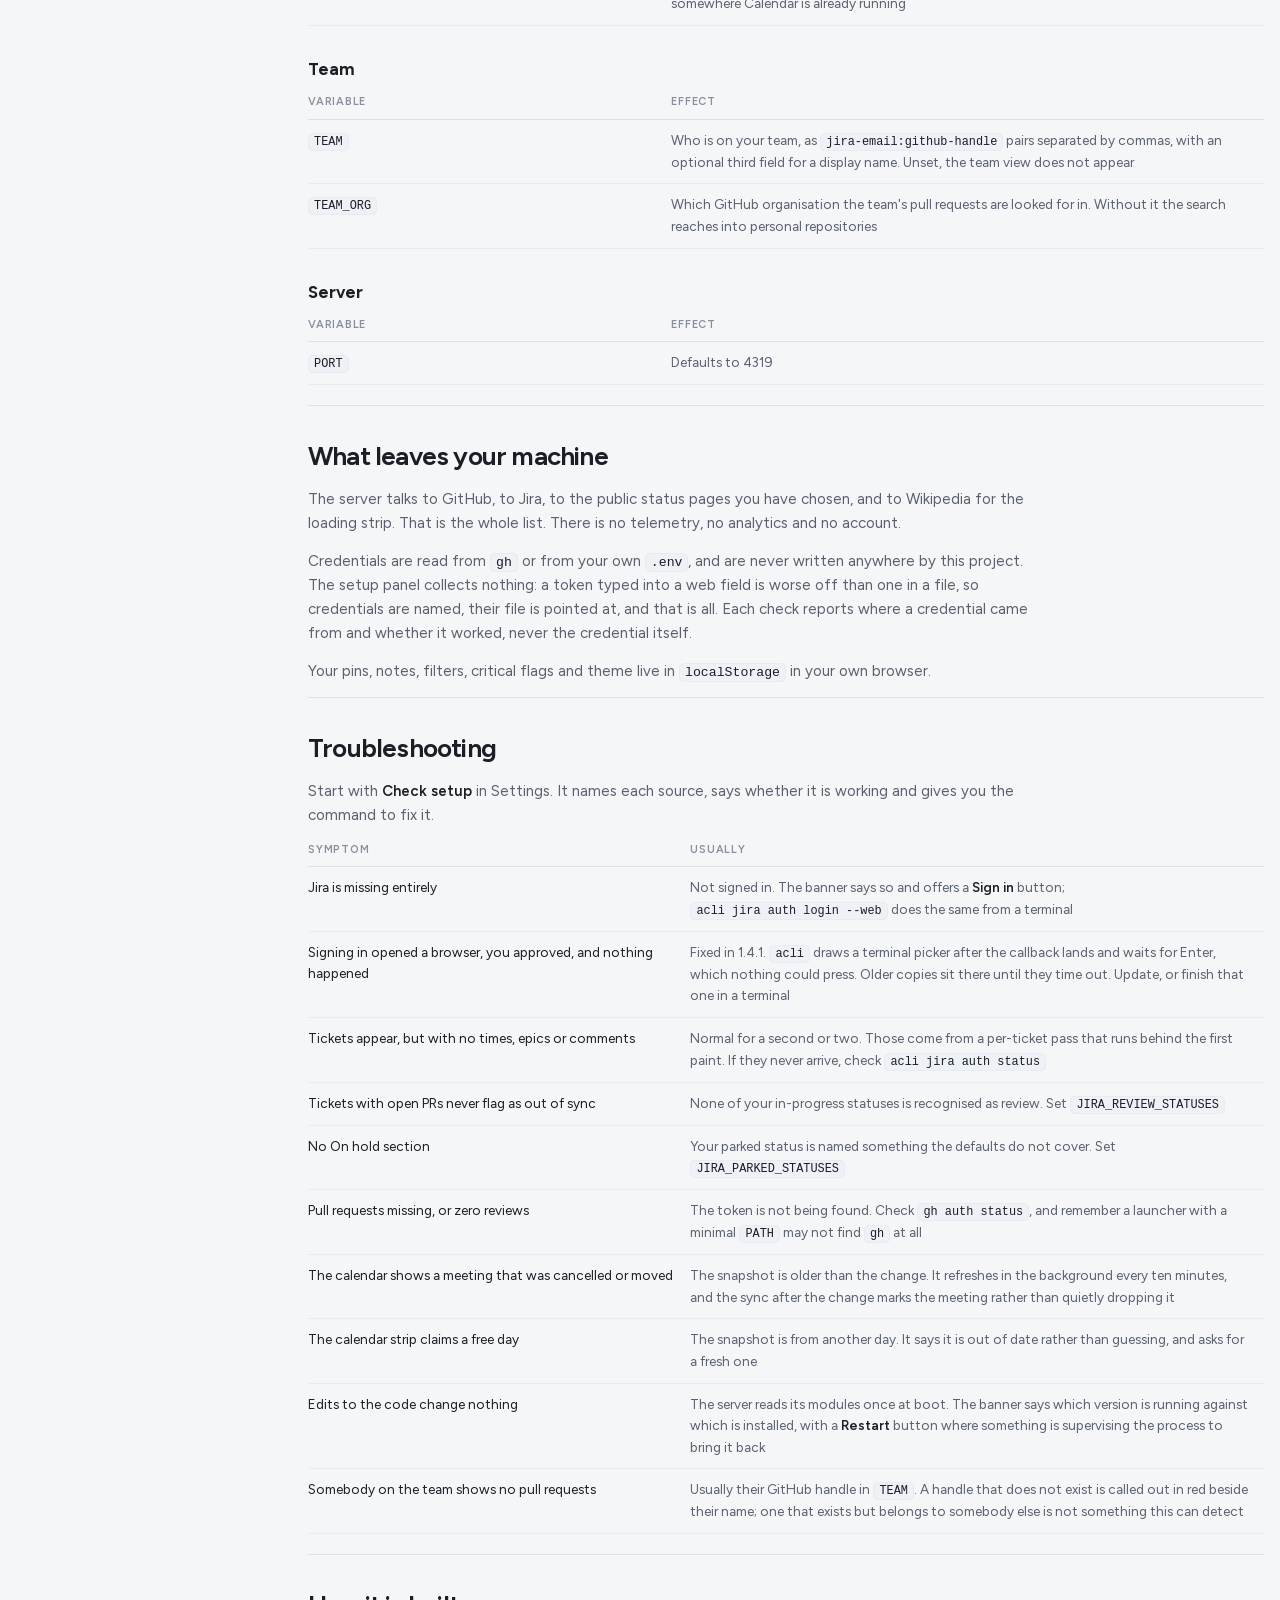
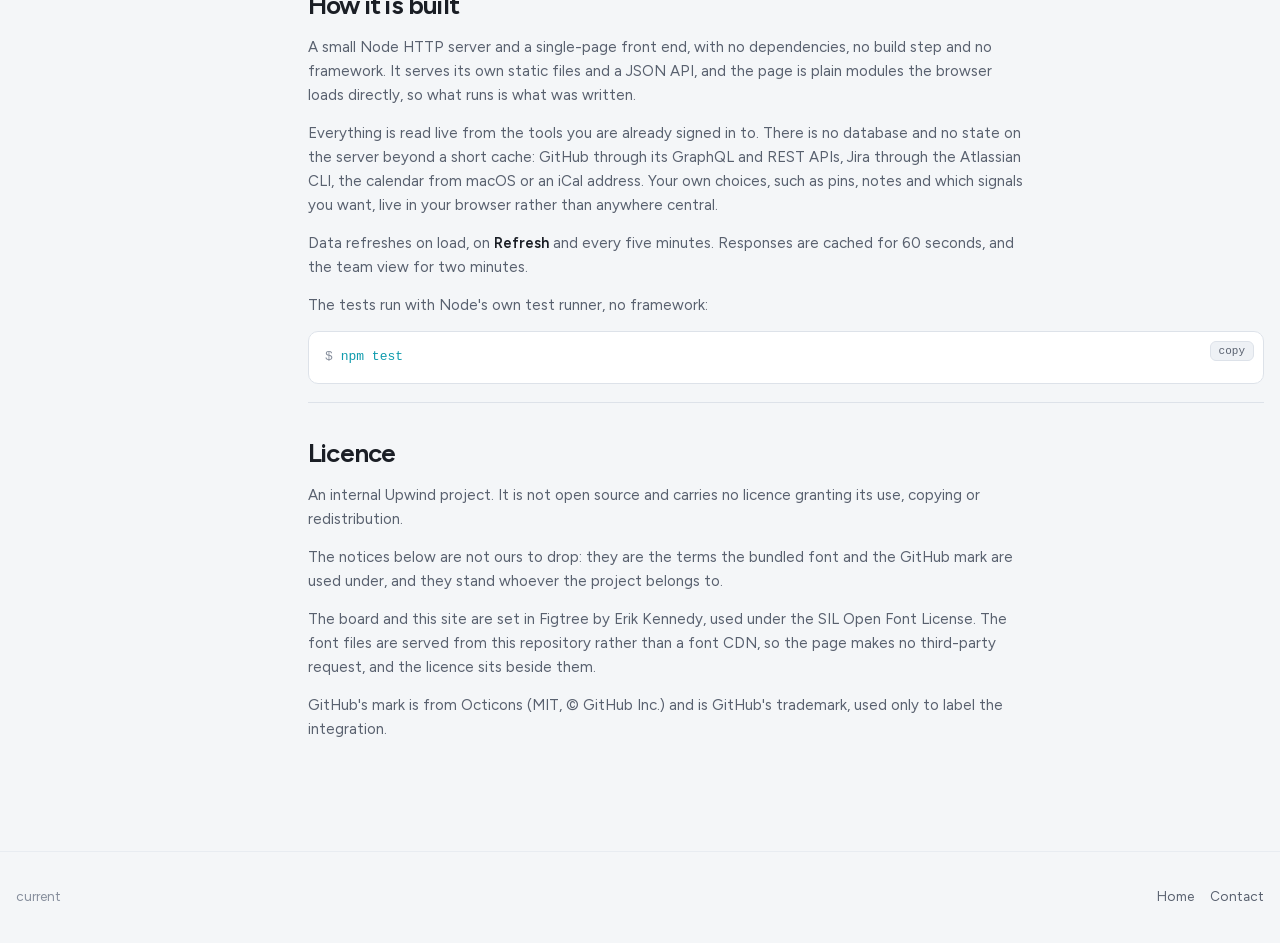
<file: docs/index.html>
<!doctype html>
<html lang="en">
  <head>
    <meta charset="utf-8" />
    <meta name="viewport" content="width=device-width, initial-scale=1" />

    <title>Documentation - current</title>
    <meta
      name="description"
      content="How to install, connect and run current: the GitHub and Jira routes, the calendar source, every signal the board raises, the full configuration reference and what stays on your machine."
    />
    <link rel="icon" type="image/png" href="/favicon.png" />

    <script>
      /* Applied before first paint so a light-theme visitor never sees a dark
         flash. Wrapped because a private window can throw on the read itself. */
      try {
        var t = localStorage.getItem('current-docs-theme');
        if (t) document.documentElement.dataset.theme = t;
      } catch (e) {}
    </script>

    <link rel="stylesheet" href="/site.css?v=31" />
    <link rel="stylesheet" href="/guide.css?v=2" />

    <meta property="og:site_name" content="current" />
    <meta property="og:url" content="https://howsyourflow.io/docs/" />
    <meta property="og:title" content="Documentation - current" />
    <meta
      property="og:description"
      content="Install it, connect GitHub and Jira, and read what every signal on the board means."
    />
    <meta property="og:type" content="article" />
    <!-- Absolute, and it has to stay that way: a relative og:image is simply
         not fetched, which is why link previews came back blank. -->
    <meta property="og:image" content="https://howsyourflow.io/og.png" />
    <meta property="og:image:width" content="1200" />
    <meta property="og:image:height" content="630" />
    <meta property="og:image:alt" content="The current wave mark above a calm sea" />
    <meta name="twitter:card" content="summary_large_image" />
    <meta name="twitter:title" content="Documentation - current" />
    <meta name="twitter:description" content="Install it, connect GitHub and Jira, and read what every signal on the board means." />
    <meta name="twitter:image" content="https://howsyourflow.io/og.png" />
  </head>

  <body>
    <nav class="nav">
      <div class="wrap">
        <a class="nav-brand" href="/">
          <img src="/logo.png" alt="" />
          <span>cu<span class="wave-text">r</span><span class="wave-text">r</span>ent</span>
        </a>
        <div class="nav-links">
          <a href="/#board">Your Flow</a>
          <a href="/#signals">Signals</a>
          <a href="/#setup">Setup</a>
          <a href="/docs/">Docs</a>
        </div>
        <div class="nav-actions">
          <button class="theme-toggle" id="theme" type="button" title="Switch theme" aria-label="Switch theme">◐</button>
        </div>
      </div>
    </nav>

    <main class="wrap">
      <div class="docs">
        <!-- A disclosure on a phone, the sidebar on anything wider. -->
        <aside>
          <details class="docs-nav" id="toc">
            <summary>On this page</summary>
            <div class="toc">
              <p class="group">Getting started</p>
              <a href="#overview">Overview</a>
              <a href="#quick-start">Quick start</a>
              <a href="#github">Connecting GitHub</a>
              <a href="#jira">Connecting Jira</a>
              <a href="#calendar">Calendar</a>

              <p class="group">Using the board</p>
              <a href="#board">What the board shows</a>
              <a href="#signals">Signal reference</a>
              <a href="#linking">Linking tickets and PRs</a>
              <a href="#statuses">Jira statuses</a>
              <a href="#filters">Filters and per-viewer state</a>
              <a href="#merging">Merging</a>
              <a href="#notifications">Desktop notifications</a>
              <a href="#extras">Search, the tour and the game</a>
              <a href="#status-dots">Service status dots</a>
              <a href="#team">The team view</a>

              <p class="group">Reference</p>
              <a href="#config">Configuration</a>
              <a href="#privacy">What leaves your machine</a>
              <a href="#troubleshooting">Troubleshooting</a>
              <a href="#architecture">How it is built</a>
              <a href="#licence">Licence</a>
            </div>
          </details>
        </aside>

        <div class="docs-body">
          <section id="overview">
            <p class="eyebrow">Documentation</p>
            <h2><a class="anchor" href="#overview" aria-hidden="true">#</a>Overview</h2>
            <p>
              <strong>current</strong> is a board for the working day. It reads your Jira
              tickets and your GitHub pull requests, works out which of them have a next
              action, and puts those in front of you in the order they need you.
            </p>
            <p>
              It runs on your own machine, reads your own accounts and sends nothing
              anywhere. There are no dependencies, no build step and no account to create.
            </p>
            <p>
              It is deliberately not a list of everything you own. A list of every open
              item is a second backlog, so anything that trips none of the
              <a href="#signals">signal rules</a> stays quiet.
            </p>
          </section>

          <section id="quick-start">
            <h2><a class="anchor" href="#quick-start" aria-hidden="true">#</a>Quick start</h2>
            <p>You need <strong>Node 18 or later</strong>. Nothing else is installed.</p>
            <p>
              The repository is internal to Upwind. Ask in engineering for the address.
              Its README carries the setup that is specific to Upwind, which is the part
              this page leaves out.
            </p>
            <div class="cmd">
              <button class="copy" type="button">copy</button>
              <pre><span class="p">$</span> <span class="c">git clone</span> <span class="m">&lt;the Upwind repository&gt;</span>
<span class="p">$</span> <span class="c">cd</span> <span class="m">&lt;the repo&gt;</span>/current
<span class="p">$</span> <span class="c">npm run setup</span></pre>
            </div>
            <p>
              The walkthrough checks Node, creates your <code>.env</code>, reports which
              sources are connected, offers to sign you in to GitHub, reads your calendar,
              and is honest about the one step it cannot do for you. It asks before
              anything with a side effect and is safe to re-run. Pass
              <code>-- --check</code> to see what it would do without it doing anything.
            </p>
            <p>
              On a Mac the last step offers to build the app, which is the way to run this.
              It sits in your dock, starts the board itself and can tell you a meeting is
              about to start with its window shut. A browser tab is the first thing you
              close.
            </p>
            <div class="cmd">
              <button class="copy" type="button">copy</button>
              <pre><span class="p">$</span> <span class="c">open</span> ~/Applications/current.app</pre>
            </div>
            <p>Or keep it in a tab instead.</p>
            <div class="cmd">
              <button class="copy" type="button">copy</button>
              <pre><span class="p">$</span> <span class="c">npm start</span></pre>
            </div>
            <p>Then open <a href="http://localhost:4319">http://localhost:4319</a>.</p>
            <p>
              The board starts with nothing configured and tells you what is missing.
              Settings holds a <strong>Check setup</strong> panel that names each source,
              says whether it is working, and gives you the exact command to fix it. It
              opens by itself only when something is genuinely broken.
            </p>
            <div class="note">
              <p>
                <b>You can stop here.</b> With GitHub connected and Jira left alone, the
                board runs GitHub-only. Every source below is optional.
              </p>
            </div>
          </section>

          <section id="github">
            <h2><a class="anchor" href="#github" aria-hidden="true">#</a>Connecting GitHub</h2>
            <p>Either route works, and you only need one.</p>

            <h3><a class="anchor" href="#github" aria-hidden="true">#</a>The gh CLI</h3>
            <div class="cmd">
              <button class="copy" type="button">copy</button>
              <pre><span class="p">$</span> <span class="c">gh auth login</span></pre>
            </div>
            <p>
              That is it. The board reads the token from the
              <a href="https://cli.github.com">gh CLI</a>, so if <code>gh auth status</code>
              works, so does this. No secret is stored anywhere.
            </p>

            <h3><a class="anchor" href="#github" aria-hidden="true">#</a>A personal access token</h3>
            <p>
              If <code>gh</code> is not installed or not an option on your machine, put a
              <a href="https://github.com/settings/tokens">personal access token</a> with
              the <code>repo</code> scope in <code>.env</code> instead. Notifications need
              nothing beyond it.
            </p>
            <div class="cmd">
              <button class="copy" type="button">copy</button>
              <pre><span class="p">$</span> <span class="c">cp</span> .env.example .env
<span class="p">$</span> <span class="c">echo</span> "GITHUB_TOKEN=ghp_..." &gt;&gt; .env</pre>
            </div>
            <p>
              <code>GITHUB_TOKEN</code> wins over the CLI, which is also how you point the
              board at a different account from the one <code>gh</code> is signed in to.
            </p>
          </section>

          <section id="jira">
            <h2><a class="anchor" href="#jira" aria-hidden="true">#</a>Connecting Jira</h2>
            <p>
              One command, the same bargain as GitHub. The session is yours, so the board
              shows your tickets and nothing is stored in a file.
            </p>
            <div class="cmd">
              <button class="copy" type="button">copy</button>
              <pre><span class="p">$</span> <span class="c">acli jira auth login</span> --web</pre>
            </div>
            <p>
              That opens a browser once. Afterwards <code>acli jira auth status</code>
              answers for the board, exactly as <code>gh auth status</code> does for GitHub.
            </p>
            <div class="note">
              <p>
                <b>No <code>JIRA_ASSIGNEE</code>, and no token variables.</b> A provisioned
                token belongs to whoever created it, so <code>currentUser()</code> meant
                them rather than you, and the board would authenticate perfectly and report
                that you had no tickets. Signed in as yourself that cannot happen, and the
                setting that used to work around it is gone.
              </p>
            </div>
            <h3><a class="anchor" href="#jira" aria-hidden="true">#</a>Why it fills in twice</h3>
            <p>
              Worth knowing, because you will see it. <code>acli jira workitem search</code>
              returns eight fields and <code>updated</code>, <code>duedate</code>,
              <code>parent</code>, <code>resolutiondate</code> and <code>comment</code> are
              not among them. There is no room for them in its response type, so no flag
              reaches them and <code>*all</code> is refused as well. Those come from
              <code>acli jira workitem view</code>, one ticket per call.
            </p>
            <p>
              So the board draws itself from the search straight away and fills the detail
              in behind, six at a time, cached for ten minutes. A cold start shows the whole
              list at once, and timestamps, epic grouping and comments arrive a few seconds
              later rather than holding the page up.
            </p>
            <h3><a class="anchor" href="#jira" aria-hidden="true">#</a>When the session expires</h3>
            <p>
              It will. <code>acli</code> sessions run out, usually overnight, and a board
              that was right yesterday opens today with Jira answering nothing. That used
              to look exactly like a day with no tickets on it, which is the one reading
              that is both plausible and wrong.
            </p>
            <p>
              So a signed-out Jira says so, and offers a <strong>Sign in</strong> button in
              the banner and in the Setup panel. It opens the same browser tab the command
              does and takes about as long as approving it. Not signed in and not signing
              in, Jira is simply absent and the board runs GitHub-only.
            </p>
          </section>
          <section id="calendar">
            <h2><a class="anchor" href="#calendar" aria-hidden="true">#</a>Calendar</h2>
            <p>
              With a calendar configured, a strip above the board says how much of the day
              is already spoken for and how long the largest uninterrupted block is, which
              is the number that actually changes a decision. Three hours clear means
              picking up a review; forty minutes between two meetings does not.
            </p>

            <h3><a class="anchor" href="#calendar" aria-hidden="true">#</a>From macOS Calendar</h3>
            <p>
              Nothing to configure. The setup walkthrough offers it, and from then on the
              board asks Calendar.app for today's meetings itself. It needs
              no OAuth client, no app registration and no administrator, only the one-time
              automation prompt macOS shows on first run. It deduplicates, so a meeting held
              in both a work calendar and a subscribed copy appears once.
            </p>
            <p>
              You should not have to run it. A snapshot only describes the moment it was
              taken, and a step you must remember every morning is a step that does not
              happen, so one older than ten minutes is refreshed in the background.
              <code>CALENDAR_AUTOSYNC=off</code> turns that off.
            </p>

            <h3><a class="anchor" href="#calendar" aria-hidden="true">#</a>Meetings that move or vanish</h3>
            <p>
              Each sync is compared against the one before it. A meeting whose title is
              still in the day at a different time is marked where it now sits rather than
              listed twice. One that has gone from the calendar entirely is put back in its
              old slot, greyed, saying it was taken out, because a meeting silently
              disappearing from your morning is the change you are most likely to miss.
              Neither is counted in the day's totals: a cancelled hour is free.
            </p>
            <p>
              Both are matched on the title, which is the only stable thing a snapshot
              carries. That makes the match ambiguous the moment a title appears twice, and
              recurring one-to-ones genuinely do appear several times in a day, so a title
              that is not unique on both sides is left alone and only the disappearance is
              reported. A move is claimed only where there is exactly one candidate it
              could be.
            </p>

            <h3><a class="anchor" href="#calendar" aria-hidden="true">#</a>From an iCal address</h3>
            <p>
              Set <code>CALENDAR_ICS_URL</code> to a calendar's private iCal address. In
              Google Calendar that is Settings &rsaquo; your calendar &rsaquo; "Secret
              address in iCal format".
            </p>
            <div class="note warn">
              <p>
                <b>Treat the secret address as a password.</b> It grants read access to that
                calendar. A Workspace administrator can remove it, leaving only a
                <em>public</em> address that would publish your calendar to anyone holding
                the URL. Never use the public one. Where the secret address is gone, the
                macOS route above is the way in.
              </p>
            </div>
            <p>
              Failing both, a snapshot file is read instead, holding either raw events or
              an already-summarised day. With none of the three, the strip simply does not
              appear.
            </p>
            <p>
              Only daily and weekly recurrence is expanded. Standups, one-to-ones and team
              meetings are almost all one or the other, and a full RRULE implementation buys
              very little for a working day. Meetings you declined, and meetings where
              everyone else declined, are left out.
            </p>
          </section>

          <section id="board">
            <h2><a class="anchor" href="#board" aria-hidden="true">#</a>What the board shows</h2>
            <p>
              The top of the page answers "what now", split into groups because they are
              different kinds of obligation.
            </p>
            <table>
              <thead>
                <tr><th style="width: 34%">Section</th><th>What is in it</th></tr>
              </thead>
              <tbody>
                <tr><td>Flow</td><td>The ranked list of everything with a next action, led by its most urgent reason</td></tr>
                <tr><td>Your work</td><td>Your tickets and pull requests, the things only you can finish</td></tr>
                <tr><td>On hold</td><td>Tickets deliberately parked or blocked, kept out of Your work so neither list is easy to ignore</td></tr>
                <tr><td>Waiting on you</td><td>Pull requests where someone else is blocked until you review</td></tr>
                <tr><td>Recently closed</td><td>The last five tickets you closed, as a short history of what moved</td></tr>
                <tr><td>Recently merged</td><td>The last five pull requests you merged</td></tr>
              </tbody>
            </table>
            <p>
              Above them, a calendar strip gives the shape of the day, and a
              <strong>standup summary</strong> collects what you finished, what you are on
              and what is blocking you since the last working day, colour coded by state and
              copyable as plain text.
            </p>
            <p>
              An item that trips several rules appears once, led by its most urgent reason.
              Click a headline count to dim the page to just those items, and press
              <code>/</code> to search by ticket key, pull request number or title.
            </p>
          </section>

          <section id="signals">
            <h2><a class="anchor" href="#signals" aria-hidden="true">#</a>Signal reference</h2>
            <p>
              These rules decide what is worth raising. They are grouped here by colour, in
              the same severity order the board itself ranks them in.
            </p>
            <p>
              Any of them can be switched off under <strong>Signals</strong> in settings,
              with a count beside each one of how much it is raising today. Switching one
              off takes away a reason rather than a card: a pull request that is both red
              and waiting on review still wants reviewing once CI failing is off, so the
              next reason takes over and the rest fall in behind it. Only work with nothing
              left to say about it goes.
            </p>
            <table>
              <thead>
                <tr><th style="width: 32px"></th><th style="width: 32%">Signal</th><th>Why it surfaces</th></tr>
              </thead>
              <tbody>
                <tr><td><span class="sig-dot"></span></td><td>Anything still in draft</td><td>Not a rule but a property of the work. Switching it off takes the card whole, whatever else is wrong with it, for people who would rather not see a branch until it is marked ready</td></tr>
                <tr><td><span class="sig-dot blocked"></span></td><td>Changes requested</td><td>A reviewer is blocking, and it names who</td></tr>
                <tr><td><span class="sig-dot blocked"></span></td><td>CI failing</td><td>Checks are red on the latest commit</td></tr>
                <tr><td><span class="sig-dot blocked"></span></td><td>Merge conflicts</td><td>Cannot land until rebased</td></tr>
                <tr><td><span class="sig-dot ready"></span></td><td>Ready to merge</td><td>Approved and green, so the label is also the merge button</td></tr>
                <tr><td><span class="sig-dot waiting"></span></td><td>Comments to answer</td><td>Somebody has commented and is waiting on you, which is your move rather than theirs</td></tr>
                <tr><td><span class="sig-dot review"></span></td><td>Review asked of you</td><td>Requested by name, not via a team</td></tr>
                <tr><td><span class="sig-dot review"></span></td><td>Review requested (team queue)</td><td>Routed through a team you are in. A shared queue rather than a personal debt, which is why it is a separate signal you can switch off on its own</td></tr>
                <tr><td><span class="sig-dot review"></span></td><td>Waiting on review</td><td>Open 2+ days with no approval</td></tr>
                <tr><td><span class="sig-dot waiting"></span></td><td>Closed but not shipped</td><td>The ticket is marked done but its PR is still open</td></tr>
                <tr><td><span class="sig-dot waiting"></span></td><td>Due soon or overdue</td><td>Due date passed or within three days</td></tr>
                <tr><td><span class="sig-dot waiting"></span></td><td>Ticket needs moving</td><td>Every linked PR merged but the ticket is still open</td></tr>
                <tr><td><span class="sig-dot waiting"></span></td><td>Ticket out of sync</td><td>The PR is up for review but the ticket is still in To Do</td></tr>
                <tr><td><span class="sig-dot"></span></td><td>In progress, no PR</td><td>Ticket in flight, quiet 5+ days, nothing pushed</td></tr>
                <tr><td><span class="sig-dot"></span></td><td>Stale draft</td><td>Draft untouched for a week</td></tr>
                <tr><td><span class="sig-dot"></span></td><td>Parked</td><td>A ticket in a status you have called parked. Ranked last on purpose: it is the one severity describing something you cannot act on today, so it never sits above work you can</td></tr>
              </tbody>
            </table>
          </section>

          <section id="linking">
            <h2><a class="anchor" href="#linking" aria-hidden="true">#</a>Linking tickets and PRs</h2>
            <p>
              Ticket keys such as <code>PROJ-1234</code> are read out of pull request titles
              and branch names and joined to your Jira issues, so a ticket row shows its
              pull requests and a PR row shows its ticket. That linking is what powers the
              out-of-sync checks.
            </p>
            <p>
              A ticket key ending in <code>-0</code>, such as <code>PROJ-0</code>, is read as
              a placeholder for "no ticket" and is linked to nothing. That rule is built
              in and needs no configuration.
            </p>
          </section>

          <section id="statuses">
            <h2><a class="anchor" href="#statuses" aria-hidden="true">#</a>Jira statuses</h2>
            <p>
              Two of the rules match on the <em>name</em> of a Jira status rather than its
              category, because Jira's categories cannot tell "in review" apart from any
              other work in progress. Teams name these differently, so both are
              configurable.
            </p>
            <table>
              <thead>
                <tr><th style="width: 38%">Setting</th><th>Default</th></tr>
              </thead>
              <tbody>
                <tr>
                  <td><code>JIRA_REVIEW_STATUSES</code></td>
                  <td>code review, in code review, in review, review, reviewing, peer review</td>
                </tr>
                <tr>
                  <td><code>JIRA_PARKED_STATUSES</code></td>
                  <td>on-hold, on hold, blocked, paused, parked, deferred</td>
                </tr>
              </tbody>
            </table>
            <div class="note">
              <p>
                <b>The setup panel names statuses it does not recognise.</b> If none of your
                in-progress statuses reads as review, the <em>Ticket out of sync</em> rule
                can never fire, and an absent nudge looks exactly like having nothing to be
                nudged about. The <strong>Jira statuses</strong> check reports what it found
                and what each status was taken to mean, so a name the rules do not know is
                visible rather than inferred from a section that never appears.
              </p>
            </div>
          </section>

          <section id="filters">
            <h2><a class="anchor" href="#filters" aria-hidden="true">#</a>Filters and per-viewer state</h2>
            <p>
              Everything in this section is yours alone. It is stored in
              <code>localStorage</code> in your browser, never sent to the server and never
              shared.
            </p>
            <table>
              <thead>
                <tr><th style="width: 28%">Feature</th><th>What it does</th></tr>
              </thead>
              <tbody>
                <tr><td>Repository filter</td><td>Hide repositories you do not want on the board</td></tr>
                <tr><td>Project filter</td><td>The same, by Jira project key, so one noisy project can be set aside</td></tr>
                <tr><td>Pinning</td><td>Pin anything to lift it to the top of Your work</td></tr>
                <tr><td>Critical</td><td>Flag the work that matters more than the rest. Flagged items sort above pins and above every rule. It is your own judgement, not Jira's priority field</td></tr>
                <tr><td>Notes</td><td>A short note on any ticket, card or parent story, carried into the standup summary where it takes precedence over anything pulled from Jira</td></tr>
                <tr><td>Theme</td><td>Light or dark</td></tr>
              </tbody>
            </table>
            <p>
              A <code>#</code> reference in a note links to the thing it names:
              <code>#ABC-123</code> for a ticket, <code>#42</code> for a pull request.
              Clicking one runs the same highlight the search box uses, because what is
              being pointed at is usually in the other column.
            </p>
          </section>

          <section id="merging">
            <h2><a class="anchor" href="#merging" aria-hidden="true">#</a>Merging</h2>
            <p>
              A <em>Ready to merge</em> label is also the merge button. Two clicks: the first
              arms it, the second merges.
            </p>
            <p>
              The server re-checks the preconditions against GitHub at the moment of merging
              rather than trusting the browser, and reads each repository's allowed merge
              method rather than assuming one.
            </p>
          </section>

          <section id="notifications">
            <h2><a class="anchor" href="#notifications" aria-hidden="true">#</a>Desktop notifications</h2>
            <p>
              Off until you ask for it. <strong>Settings &rsaquo; Notifications &rsaquo;
              Enable</strong> asks the browser for permission, after which the board can
              tap you on the shoulder when something needs you. Two categories, each
              switchable on its own:
            </p>
            <table>
              <thead><tr><th style="width: 34%">Category</th><th>Raised for</th></tr></thead>
              <tbody>
                <tr><td>Review asked of you</td><td>Someone is blocked until you look</td></tr>
                <tr><td>Your PR changed state</td><td>Ready to merge, changes requested, CI failing or merge conflicts</td></tr>
              </tbody>
            </table>
            <p>
              What is raised comes from the same focus rules the board itself uses, so a
              notification can never tell you something the board disagrees with. Several
              at once arrive as a single notification counting them, rather than one popup
              each, and nothing is raised while you are actually looking at the board.
            </p>
            <div class="note">
              <p>
                <b>They arrive only while a board tab is open</b>, though it can be a
                background tab. Raising them with the board closed would need the Push API,
                which routes through a third-party push service, and sending your work queue
                to someone else's server is the one thing this project does not do.
              </p>
            </div>
            <div class="note warn">
              <p>
                <b>If you ever press Block, the browser will not ask again.</b> The only way
                back is to allow notifications for the site in your browser's own settings.
                The panel says so rather than showing a button that cannot work.
              </p>
            </div>
            <p>
              Nothing is sent anywhere: these are raised by the page itself. The permission
              is the browser's, and the switches, categories and the record of what has
              already been announced are stored per-viewer in <code>localStorage</code>.
            </p>
          </section>

          <section id="extras">
            <h2><a class="anchor" href="#extras" aria-hidden="true">#</a>Search, the tour and the game</h2>

            <h3><a class="anchor" href="#extras" aria-hidden="true">#</a>Search</h3>
            <p>
              The box in the header filters the board by ticket key, pull request number
              or title, dimming everything that does not match and outlining what does, the
              same treatment the headline counts use, since they answer the same question.
              Press <code>/</code> to focus it and <code>Escape</code> to clear.
            </p>
            <p>
              Keys and numbers get written inconsistently, so matching also compares with
              every non-alphanumeric character stripped: <code>ABC-123</code>,
              <code>abc123</code> and <code>123</code> all find the same ticket, and
              <code>342</code> finds <code>#342</code>.
            </p>

            <h3><a class="anchor" href="#extras" aria-hidden="true">#</a>The guided tour</h3>
            <p>
              The <strong>?</strong> button in the header runs a guided tour: it freezes the
              page, spotlights each section in turn and explains what it is for. Each step
              is anchored to a section rather than a position, and any step whose target is
              not on the page is skipped. Most sections remove themselves when empty, and stopping on a blank
              rectangle would be worse than moving on.
            </p>

            <h3><a class="anchor" href="#extras" aria-hidden="true">#</a>The loading strip</h3>
            <p>
              While the board loads, the strip under the header shows an entry from
              Wikipedia's "on this day". Those picks lean heavily on wars, disasters and
              killings, because that is what tends to be historically notable, which is a
              poor fit for something glanced at during standup. That subject
              matter is filtered out, and the pool topped back up from the longer events
              feed for the same day when filtering leaves too little. The matching errs towards discarding: there are far more entries per
              day than the buffer needs, so a false positive costs nothing.
            </p>

            <h3><a class="anchor" href="#extras" aria-hidden="true">#</a>Surfing</h3>
            <p>
              A small surfing game, in the spirit of Chrome's offline dinosaur. It is offered
              while the first fetch runs, under the error if that fetch fails, and from
              Settings at any time. Space or tap to jump, hold for height, down to duck under
              a low gull.
            </p>
            <p>
              It opens over the board rather than inside it, so a re-render cannot destroy a
              run. A refresh that finishes while the game is open is held rather than
              applied: the frame says the board has updated, and shows it when you are ready.
              Closing the game applies whatever was waiting.
            </p>
          </section>

          <section id="status-dots">
            <h2><a class="anchor" href="#status-dots" aria-hidden="true">#</a>Service status dots</h2>
            <p>
              The dots in the header show the public status pages for GitHub, Jira, Rovo,
              Claude and Slack. They exist because a degraded upstream makes this board look broken:
              when GitHub is struggling the review queue quietly goes stale, so anything not
              operational is named on the button rather than hidden behind a click.
            </p>
            <p>
              No credentials are involved; these are public endpoints. Which services appear
              is chosen in Settings, and anything running Statuspage can be added by pasting
              the address of its status page. A page that is not a Statuspage site is
              rejected when you add it, rather than sitting in the header as a permanent grey
              dot.
            </p>
            <p>
              The server is what fetches these, so a URL naming a private or loopback address
              is refused: a settings field should not become a way of reaching things inside
              the network the server sits in. A status page that cannot be reached is shown
              as unknown rather than as an outage.
            </p>
          </section>

          <section id="team">
            <h2><a class="anchor" href="#team" aria-hidden="true">#</a>The team view</h2>
            <p>
              The board answers "what should I pick up". There are three questions it
              cannot answer by looking at any one person: who is stuck, who is carrying how
              much, and which of the team's own pull requests are sitting unreviewed. Those
              are a different view, and a toggle at the bottom of settings swaps to it.
            </p>
            <p>
              It is off until a team exists. Set <code>TEAM</code> in <code>.env</code>, one
              entry per person, pairing their Jira address with their GitHub handle:
            </p>
            <div class="cmd">
              <button class="copy" type="button">copy</button>
              <pre>TEAM=ada@example.com:ada-l, grace@example.com:ghopper:Grace H</pre>
            </div>
            <p>
              The mapping has to be written down because nothing either side returns
              connects the two: Jira knows people by work email and GitHub by handle. A
              third field names anyone whose display name is not their address, though it
              is rarely needed, since Jira's own spelling of a name wins over the one read
              out of an email. Without a <code>TEAM</code> the toggle does not appear at
              all.
            </p>
            <p>
              A handle GitHub has never heard of is called out in red rather than left to
              look like somebody with no pull requests. A typo returns nothing, which on
              screen is indistinguishable from a quiet week, and one of those is a fact
              about a person while the other is a fact about a config line.
            </p>

            <h3><a class="anchor" href="#team" aria-hidden="true">#</a>Where people are stuck</h3>
            <p>
              A block per person, led by what is in their way, sorted by how much is stuck
              rather than alphabetically or by volume. The name at the top is the one to ask
              about. The cards are the board's own, with the same colours and chips, minus
              the pin, note and snooze, which are statements about work you are going to do
              yourself. Signals you have switched off apply here too.
            </p>

            <h3><a class="anchor" href="#team" aria-hidden="true">#</a>Waiting on review</h3>
            <p>
              The team's own pull requests that nobody has got to, oldest first. Built from
              what the team wrote rather than what it has been asked to review: a review the
              team owes somebody else is their problem, a review the team is owed is work of
              theirs that is not moving. Approved and draft ones are left out, since an
              approved pull request is waiting on its author.
            </p>
            <p>
              Who it is waiting on reads as whoever was asked, teams included, since routing
              a review to a group is a real answer. Where nobody is pending there are two
              opposite situations and the row says which: <em>nobody asked</em> means no
              reviewer was ever requested, while <em>reviewed, nobody waiting</em> means
              somebody was asked, answered, and it is back with the author. GitHub drops a
              request the moment that person submits a review, so these look identical in
              the data and only one of them wants a reviewer found.
            </p>
            <p>
              Colour runs opposite to the board here, on purpose. A card goes grey in Your
              work once it is stale, because the board has decided you cannot act on it. A
              review that has waited five months is the reverse: the longer it sits, the
              more it is somebody's job to unstick it. Over three weeks is red, over one is
              amber.
            </p>

            <h3><a class="anchor" href="#team" aria-hidden="true">#</a>Tickets you raised</h3>
            <p>
              Where the things you asked for ended up. Jira has no assigner: nothing records
              who handed a ticket to somebody, and the assignee field keeps no history of
              how it got its value, so this goes on reporter, which for work given out is
              usually the same person.
            </p>
            <p>
              Not filtered to other people's names, deliberately. A ticket you raised and
              never gave anybody is the one most likely to have been forgotten, precisely
              because it is your own doing and nothing else on the board mentions it. Those
              come first, in red. Then whoever holds it, then your own last, since they are
              already on your board under My tickets and would otherwise bury the rest.
            </p>

            <h3><a class="anchor" href="#team" aria-hidden="true">#</a>What it costs</h3>
            <p>
              About what one person costs. Jira takes an <code>assignee in (...)</code>
              clause and GitHub ORs repeated <code>author:</code> terms in one search, so
              the queries do not multiply by the size of the team. It is fetched on the
              first switch and cached, so a board nobody switches pays nothing.
            </p>
            <p>
              What does not scale is the answer. Both queries take a maximum and both order
              by recency, so a team large enough to exceed one would lose whoever has been
              quiet longest, which on screen is a person reported as having nothing on. A
              result that comes back exactly full is reported as incomplete instead.
            </p>
            <div class="note">
              <p>
                <b>Other people's tickets raise fewer signals than your own.</b> The search
                cannot return <code>updated</code>, as described under
                <a href="#jira">Connecting Jira</a>, and the detail pass that would fill it
                in costs about a second per ticket. So the age-based rules stay quiet for
                team members rather than reporting a wrong number. Everything that comes
                from GitHub is unaffected, which is where most of being stuck lives.
              </p>
            </div>
          </section>

          <section id="config">
            <h2><a class="anchor" href="#config" aria-hidden="true">#</a>Configuration</h2>
            <p>
              Everything is optional and lives in <code>.env</code>. See
              <code>.env.example</code> for a template. None of it is needed if you sign in
              with <code>gh</code>.
            </p>

            <h3><a class="anchor" href="#config" aria-hidden="true">#</a>GitHub</h3>
            <table>
              <thead><tr><th style="width: 38%">Variable</th><th>Effect</th></tr></thead>
              <tbody>
                <tr><td><code>GITHUB_TOKEN</code></td><td>A token to use instead of the <code>gh</code> CLI. Wins over the CLI when both are present</td></tr>
              </tbody>
            </table>

            <h3><a class="anchor" href="#config" aria-hidden="true">#</a>Jira</h3>
            <table>
              <thead><tr><th style="width: 38%">Variable</th><th>Effect</th></tr></thead>
              <tbody>
                <tr><td><code>JIRA_JQL</code></td><td>Which tickets count as yours</td></tr>
                <tr><td><code>JIRA_PARKED_STATUSES</code></td><td>Statuses meaning "deliberately parked", such as On-Hold</td></tr>
                <tr><td><code>JIRA_REVIEW_STATUSES</code></td><td>Statuses meaning "in review". Without one of these the out-of-sync rule cannot fire</td></tr>
              </tbody>
            </table>

            <h3><a class="anchor" href="#config" aria-hidden="true">#</a>Calendar</h3>
            <table>
              <thead><tr><th style="width: 38%">Variable</th><th>Effect</th></tr></thead>
              <tbody>
                <tr><td><code>CALENDAR_AUTOSYNC</code></td><td><code>off</code> stops the background macOS Calendar refresh</td></tr>
                <tr><td><code>CALENDAR_ICS_URL</code></td><td>A calendar's private iCal address</td></tr>
                <tr><td><code>CALENDAR_NO_WAIT</code></td><td>Skips the brief pause the sync script leaves after opening Calendar.app. Useful when scripting it somewhere Calendar is already running</td></tr>
              </tbody>
            </table>

            <h3><a class="anchor" href="#config" aria-hidden="true">#</a>Team</h3>
            <table>
              <thead><tr><th style="width: 38%">Variable</th><th>Effect</th></tr></thead>
              <tbody>
                <tr><td><code>TEAM</code></td><td>Who is on your team, as <code>jira-email:github-handle</code> pairs separated by commas, with an optional third field for a display name. Unset, the team view does not appear</td></tr>
                <tr><td><code>TEAM_ORG</code></td><td>Which GitHub organisation the team's pull requests are looked for in. Without it the search reaches into personal repositories</td></tr>
              </tbody>
            </table>

            <h3><a class="anchor" href="#config" aria-hidden="true">#</a>Server</h3>
            <table>
              <thead><tr><th style="width: 38%">Variable</th><th>Effect</th></tr></thead>
              <tbody>
                <tr><td><code>PORT</code></td><td>Defaults to 4319</td></tr>
              </tbody>
            </table>
          </section>

          <section id="privacy">
            <h2><a class="anchor" href="#privacy" aria-hidden="true">#</a>What leaves your machine</h2>
            <p>
              The server talks to GitHub, to Jira, to the public status pages you have
              chosen, and to Wikipedia for the loading strip. That is the whole list. There
              is no telemetry, no analytics and no account.
            </p>
            <p>
              Credentials are read from <code>gh</code> or from your own <code>.env</code>,
              and are never written anywhere by this project. The
              setup panel collects nothing: a token typed into a web field is worse off than
              one in a file, so credentials are named, their file is pointed at, and that is
              all. Each check reports where a credential came from and whether it worked,
              never the credential itself.
            </p>
            <p>
              Your pins, notes, filters, critical flags and theme live in
              <code>localStorage</code> in your own browser.
            </p>
          </section>

          <section id="troubleshooting">
            <h2><a class="anchor" href="#troubleshooting" aria-hidden="true">#</a>Troubleshooting</h2>
            <p>
              Start with <strong>Check setup</strong> in Settings. It names each source, says
              whether it is working and gives you the command to fix it.
            </p>
            <table>
              <thead><tr><th style="width: 40%">Symptom</th><th>Usually</th></tr></thead>
              <tbody>
                <tr>
                  <td>Jira is missing entirely</td>
                  <td>Not signed in. The banner says so and offers a <strong>Sign in</strong> button; <code>acli jira auth login --web</code> does the same from a terminal</td>
                </tr>
                <tr>
                  <td>Signing in opened a browser, you approved, and nothing happened</td>
                  <td>Fixed in 1.4.1. <code>acli</code> draws a terminal picker after the callback lands and waits for Enter, which nothing could press. Older copies sit there until they time out. Update, or finish that one in a terminal</td>
                </tr>
                <tr>
                  <td>Tickets appear, but with no times, epics or comments</td>
                  <td>Normal for a second or two. Those come from a per-ticket pass that runs behind the first paint. If they never arrive, check <code>acli jira auth status</code></td>
                </tr>
                <tr>
                  <td>Tickets with open PRs never flag as out of sync</td>
                  <td>None of your in-progress statuses is recognised as review. Set <code>JIRA_REVIEW_STATUSES</code></td>
                </tr>
                <tr>
                  <td>No On hold section</td>
                  <td>Your parked status is named something the defaults do not cover. Set <code>JIRA_PARKED_STATUSES</code></td>
                </tr>
                <tr>
                  <td>Pull requests missing, or zero reviews</td>
                  <td>The token is not being found. Check <code>gh auth status</code>, and remember a launcher with a minimal <code>PATH</code> may not find <code>gh</code> at all</td>
                </tr>
                <tr>
                  <td>The calendar shows a meeting that was cancelled or moved</td>
                  <td>The snapshot is older than the change. It refreshes in the background every ten minutes, and the sync after the change marks the meeting rather than quietly dropping it</td>
                </tr>
                <tr>
                  <td>The calendar strip claims a free day</td>
                  <td>The snapshot is from another day. It says it is out of date rather than guessing, and asks for a fresh one</td>
                </tr>
                <tr>
                  <td>Edits to the code change nothing</td>
                  <td>The server reads its modules once at boot. The banner says which version is running against which is installed, with a <strong>Restart</strong> button where something is supervising the process to bring it back</td>
                </tr>
                <tr>
                  <td>Somebody on the team shows no pull requests</td>
                  <td>Usually their GitHub handle in <code>TEAM</code>. A handle that does not exist is called out in red beside their name; one that exists but belongs to somebody else is not something this can detect</td>
                </tr>
              </tbody>
            </table>
          </section>

          <section id="architecture">
            <h2><a class="anchor" href="#architecture" aria-hidden="true">#</a>How it is built</h2>
            <p>
              A small Node HTTP server and a single-page front end, with no dependencies, no
              build step and no framework. It serves its own static files and a JSON API,
              and the page is plain modules the browser loads directly, so what runs is what
              was written.
            </p>
            <p>
              Everything is read live from the tools you are already signed in to. There is
              no database and no state on the server beyond a short cache: GitHub through
              its GraphQL and REST APIs, Jira through the Atlassian CLI, the calendar from
              macOS or an iCal address. Your own choices, such as pins, notes and which
              signals you want, live in your browser rather than anywhere central.
            </p>
            <p>
              Data refreshes on load, on <strong>Refresh</strong> and every five minutes.
              Responses are cached for 60 seconds, and the team view for two minutes.
            </p>
            <p>
              The tests run with Node's own test runner, no framework:
            </p>
            <div class="cmd">
              <button class="copy" type="button">copy</button>
              <pre><span class="p">$</span> <span class="c">npm test</span></pre>
            </div>
          </section>

          <section id="licence">
            <h2><a class="anchor" href="#licence" aria-hidden="true">#</a>Licence</h2>
            <p>
              An internal Upwind project. It is not open source and carries no licence
              granting its use, copying or redistribution.
            </p>
            <p>
              The notices below are not ours to drop: they are the terms the bundled font
              and the GitHub mark are used under, and they stand whoever the project
              belongs to.
            </p>
            <p>
              The board and this site are set in
              <a href="https://github.com/erikdkennedy/figtree">Figtree</a> by Erik Kennedy,
              used under the SIL Open Font License. The font files are served from this
              repository rather than a font CDN, so the page makes no third-party request,
              and the licence sits beside them.
            </p>
            <p>
              GitHub's mark is from <a href="https://primer.style/octicons">Octicons</a>
              (MIT, &copy; GitHub Inc.) and is GitHub's trademark, used only to label the
              integration.
            </p>
          </section>
        </div>
      </div>
    </main>

    <footer>
      <div class="wrap">
        <span>current</span>
        <span class="right">
          <a href="/">Home</a>
          <a href="mailto:dylan.martin@upwind.io?subject=current">Contact</a>
        </span>
      </div>
    </footer>

    <script>
      /* Theme toggle. Matches the landing page: no stored choice means light,
         unconditionally, and the page never consults the system. */
      (function () {
        var root = document.documentElement;
        var button = document.getElementById('theme');
        button.addEventListener('click', function () {
          var next = root.dataset.theme === 'dark' ? 'light' : 'dark';
          root.dataset.theme = next;
          try {
            localStorage.setItem('current-docs-theme', next);
          } catch (e) {}
        });
      })();

      /* Copy buttons. The marker spans are prompts rather than content, so the
         text is rebuilt from the lines with those stripped out. */
      document.querySelectorAll('.cmd').forEach(function (box) {
        var button = box.querySelector('.copy');
        var pre = box.querySelector('pre');
        if (!button || !pre) return;
        /* The async clipboard API needs a secure context. Everything else gets
           the old selection trick rather than a dead button. */
        function write(text) {
          if (navigator.clipboard && window.isSecureContext) {
            return navigator.clipboard.writeText(text);
          }
          return new Promise(function (resolve, reject) {
            var ta = document.createElement('textarea');
            ta.value = text;
            ta.setAttribute('readonly', '');
            ta.style.position = 'fixed';
            ta.style.top = '-1000px';
            document.body.appendChild(ta);
            ta.select();
            try {
              document.execCommand('copy') ? resolve() : reject(new Error('refused'));
            } catch (e) {
              reject(e);
            } finally {
              ta.remove();
            }
          });
        }

        button.addEventListener('click', function () {
          var text = pre.innerText
            .split('\n')
            .map(function (line) {
              return line.replace(/^\s*\$\s?/, '');
            })
            .join('\n')
            .trim();
          write(text).then(
            function () {
              button.textContent = 'copied';
              setTimeout(function () {
                button.textContent = 'copy';
              }, 1400);
            },
            function () {
              button.textContent = 'failed';
              setTimeout(function () {
                button.textContent = 'copy';
              }, 1400);
            },
          );
        });
      });

      /*
       * Scroll spy.
       *
       * rootMargin pins the trigger line near the top of the viewport, so the
       * highlighted entry is the heading you are reading rather than whichever
       * section happens to be largest. The last section is short enough that it
       * may never cross that line, so the foot of the page selects it outright.
       */
      (function () {
        var toc = document.getElementById('toc');
        var links = [].slice.call(toc.querySelectorAll('a[href^="#"]'));
        var byId = {};
        links.forEach(function (a) {
          byId[a.getAttribute('href').slice(1)] = a;
        });
        var sections = links
          .map(function (a) {
            return document.getElementById(a.getAttribute('href').slice(1));
          })
          .filter(Boolean);

        function mark(id) {
          links.forEach(function (a) {
            a.classList.toggle('here', a === byId[id]);
          });
        }

        /*
         * The entry to light is the last section whose top has passed the
         * trigger line, which is the heading you are reading. Picking the first
         * section merely intersecting a band highlights the one above it, since
         * two sections are usually in view at once.
         */
        var LINE = 100;
        function current() {
          if (window.innerHeight + window.scrollY >= document.body.scrollHeight - 4) {
            return sections[sections.length - 1];
          }
          var best = sections[0];
          for (var i = 0; i < sections.length; i++) {
            if (sections[i].getBoundingClientRect().top <= LINE) best = sections[i];
          }
          return best;
        }

        var queued = false;
        function update() {
          queued = false;
          var section = current();
          if (section) mark(section.id);
        }
        /* One read per frame at most: this runs on every scroll event, and
           getBoundingClientRect forces layout. */
        function onScroll() {
          if (queued) return;
          queued = true;
          requestAnimationFrame(update);
        }
        window.addEventListener('scroll', onScroll, { passive: true });
        window.addEventListener('resize', onScroll);
        update();
      })();

      /* The sidebar is a disclosure only on a phone; on a wide screen it is
         always open, and opening it here keeps that true after a resize. */
      (function () {
        var toc = document.getElementById('toc');
        var wide = window.matchMedia('(min-width: 901px)');
        function sync() {
          if (wide.matches) toc.open = true;
        }
        sync();
        wide.addEventListener('change', sync);
        /* Choosing a destination on a phone should close the list behind you. */
        toc.querySelectorAll('a').forEach(function (a) {
          a.addEventListener('click', function () {
            if (!wide.matches) toc.open = false;
          });
        });
      })();
    </script>
  </body>
</html>
</file>
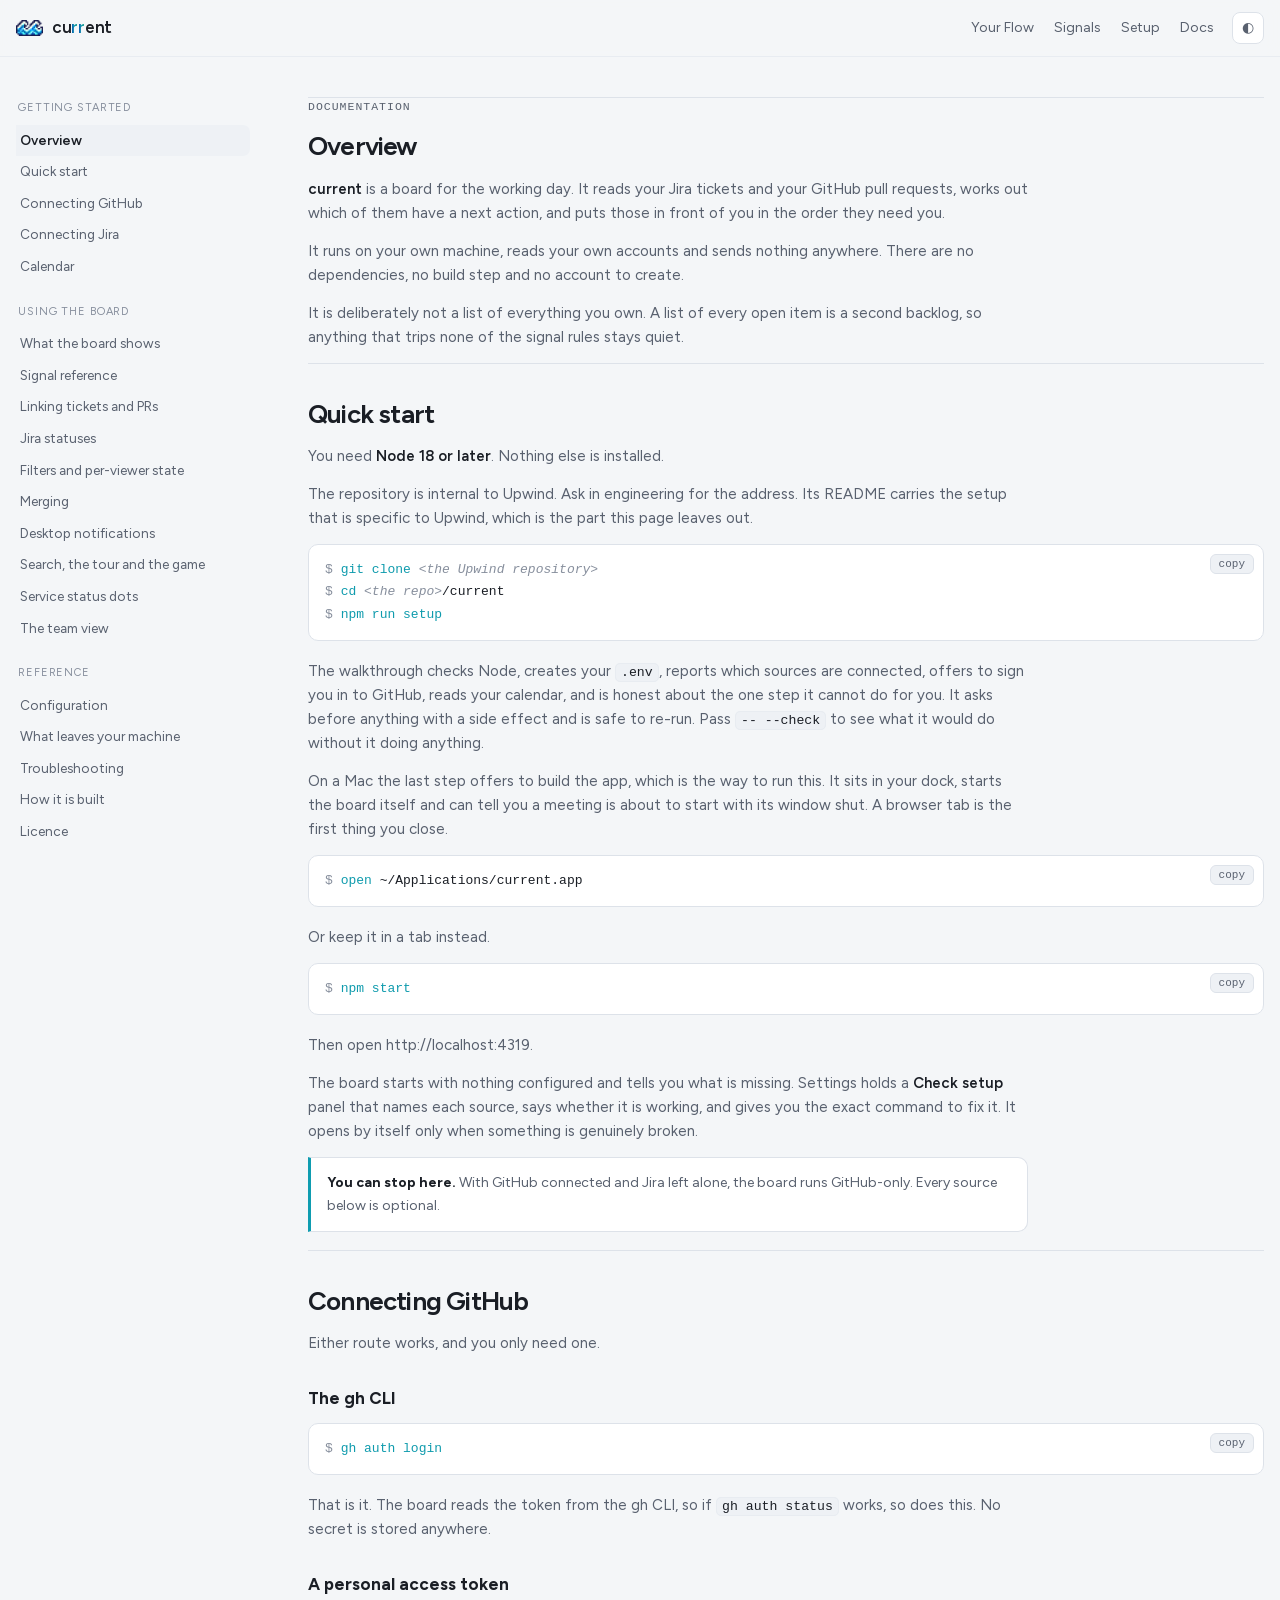
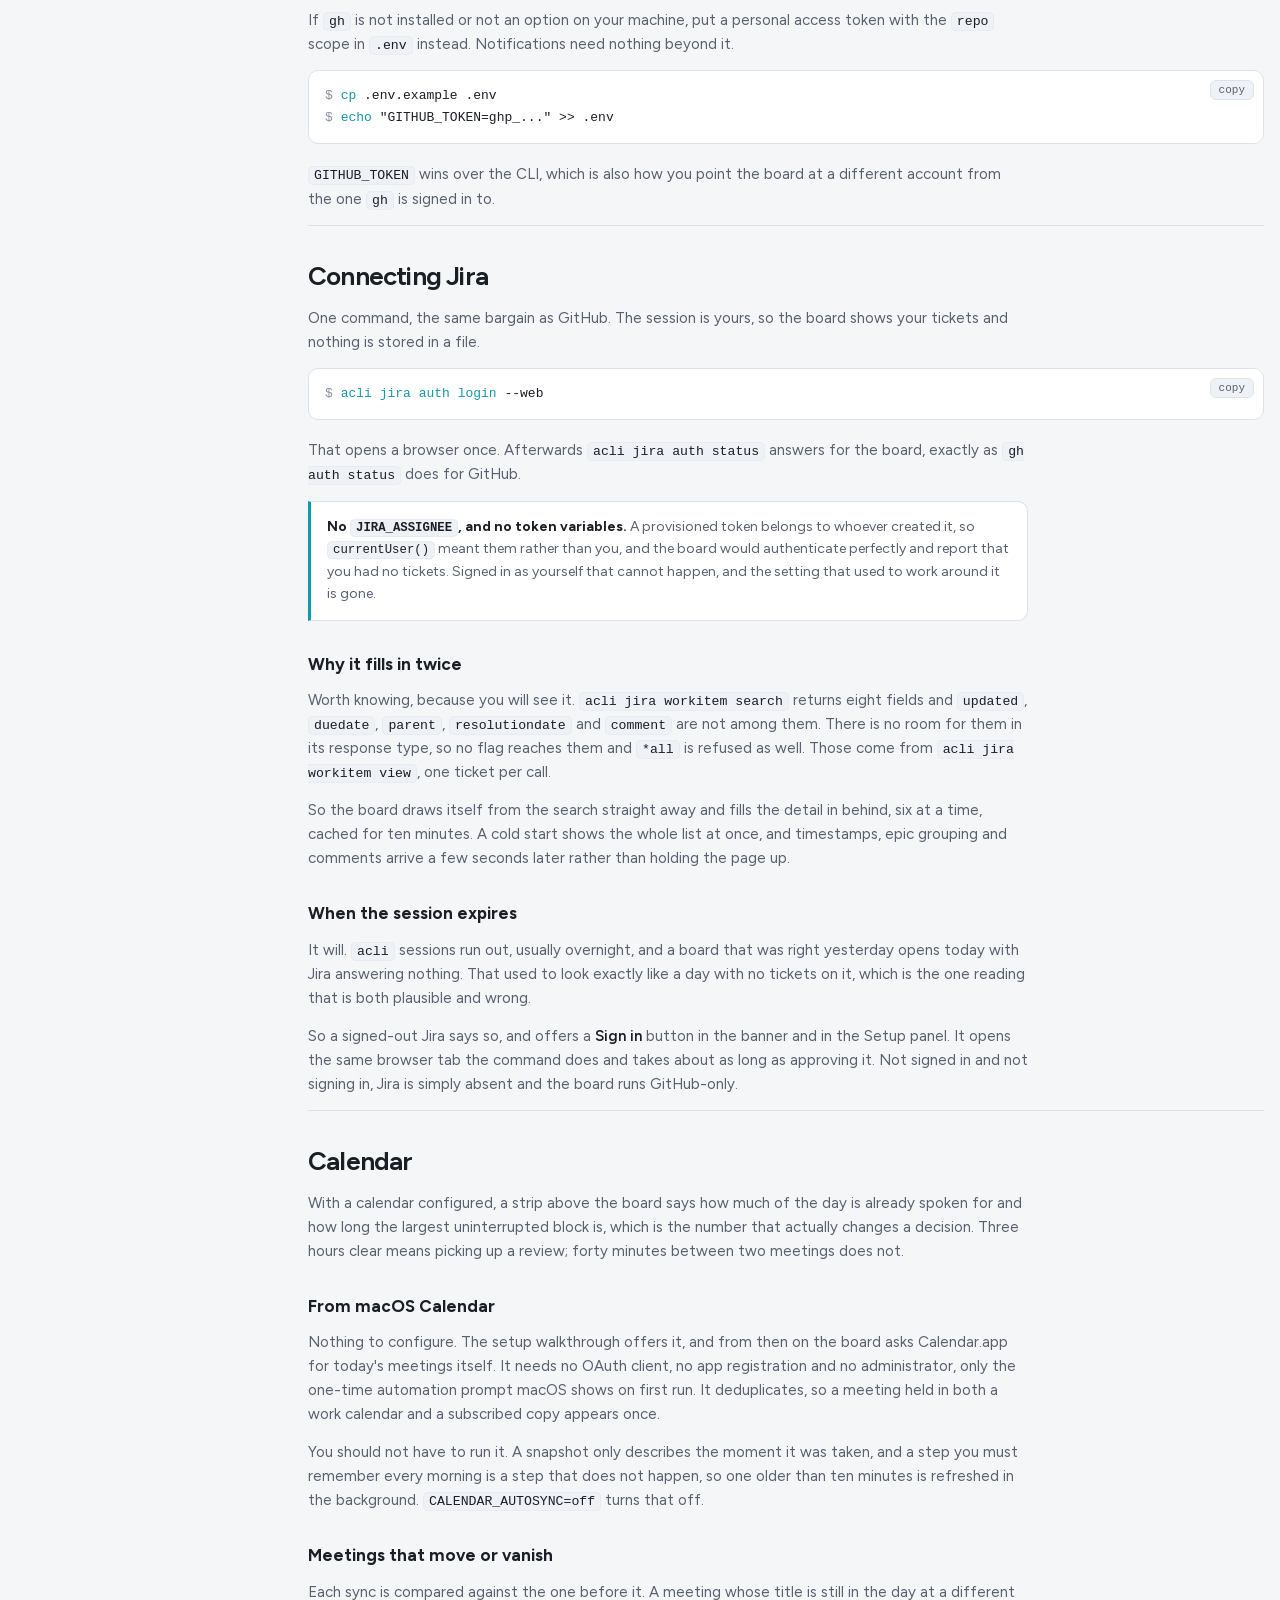
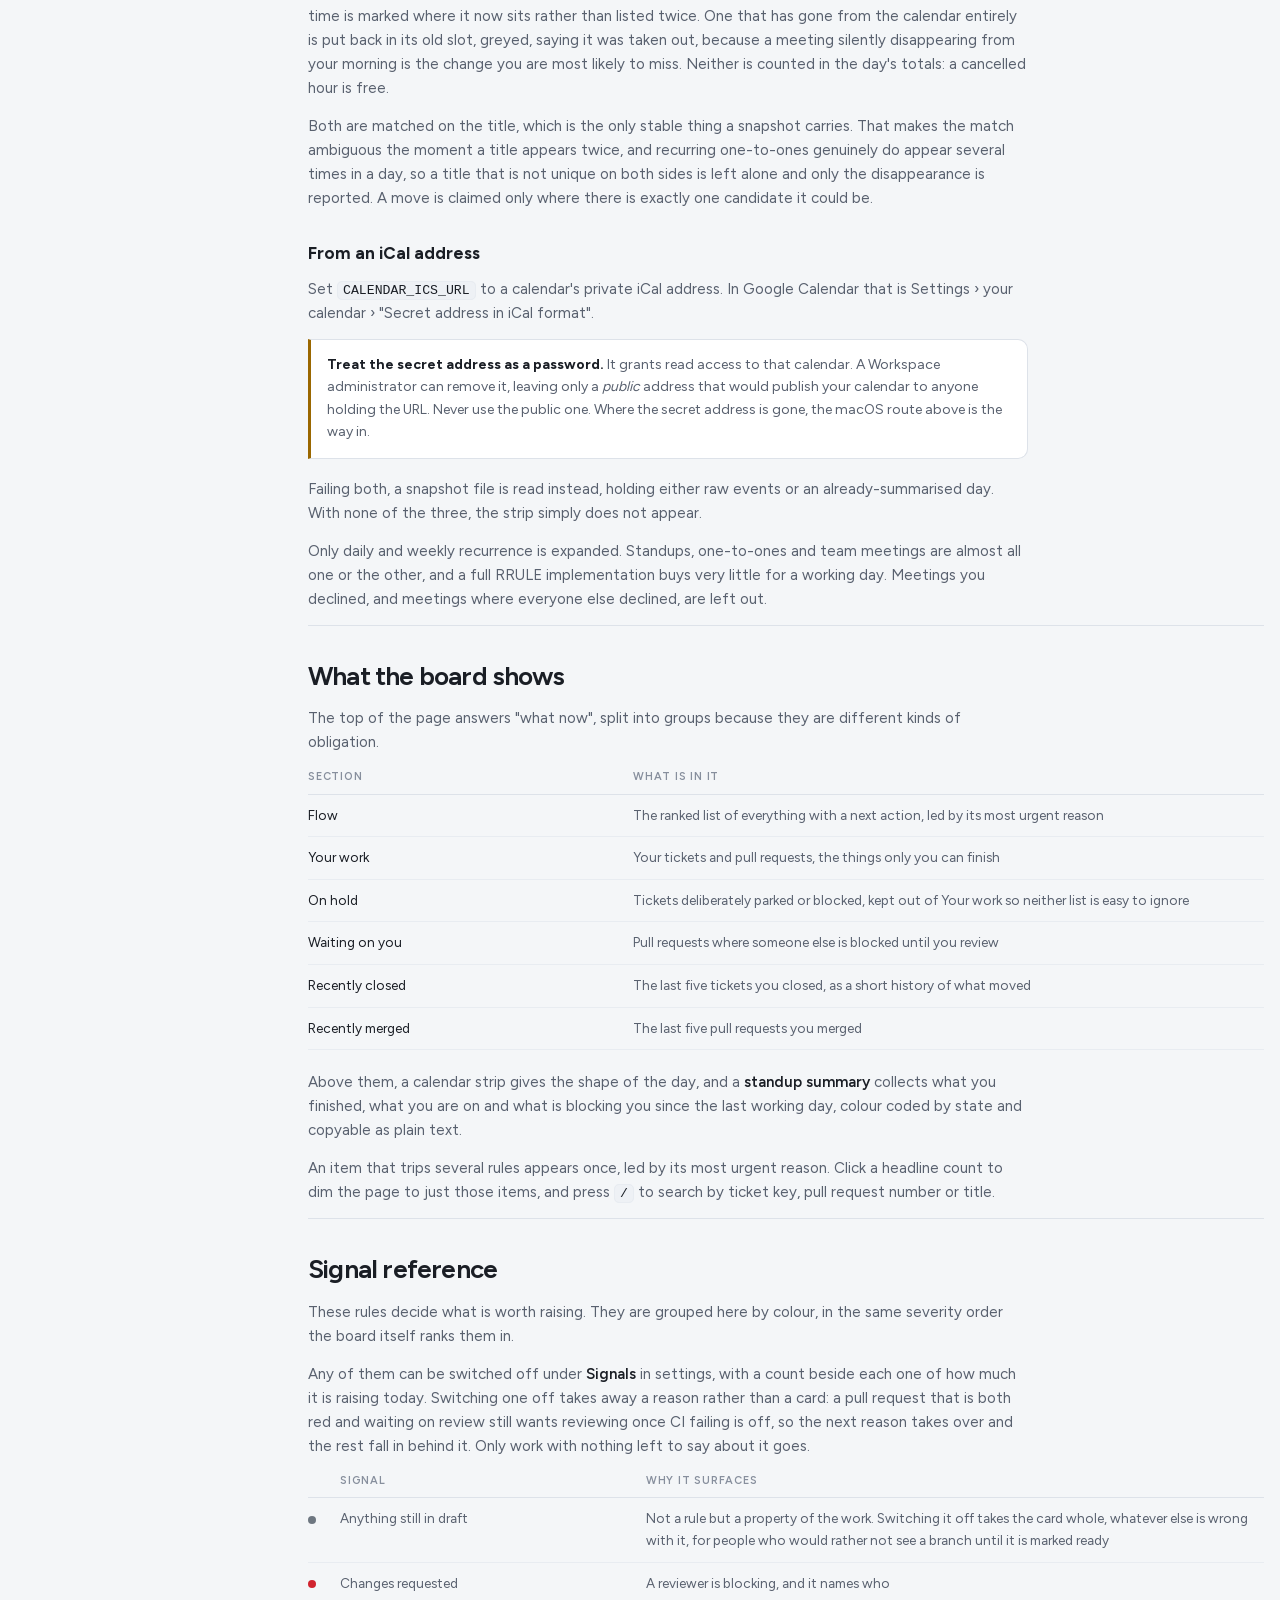
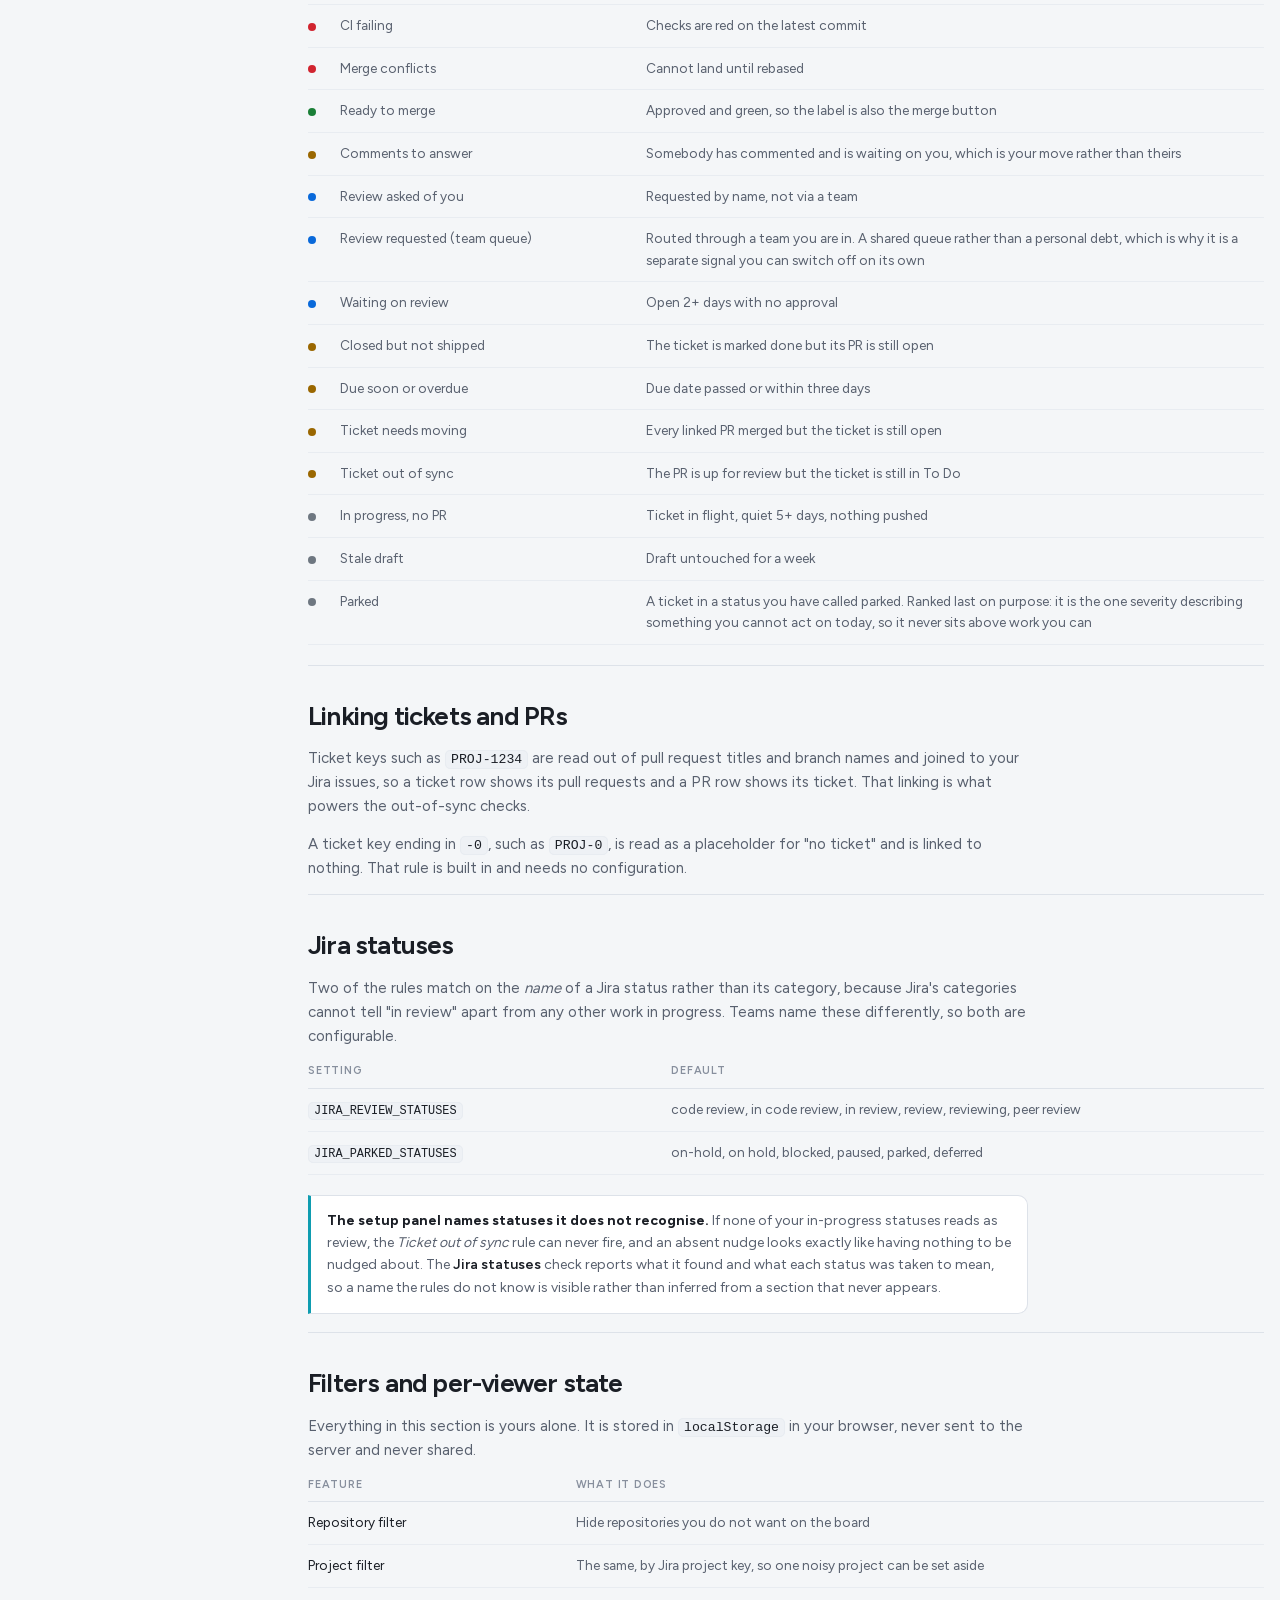
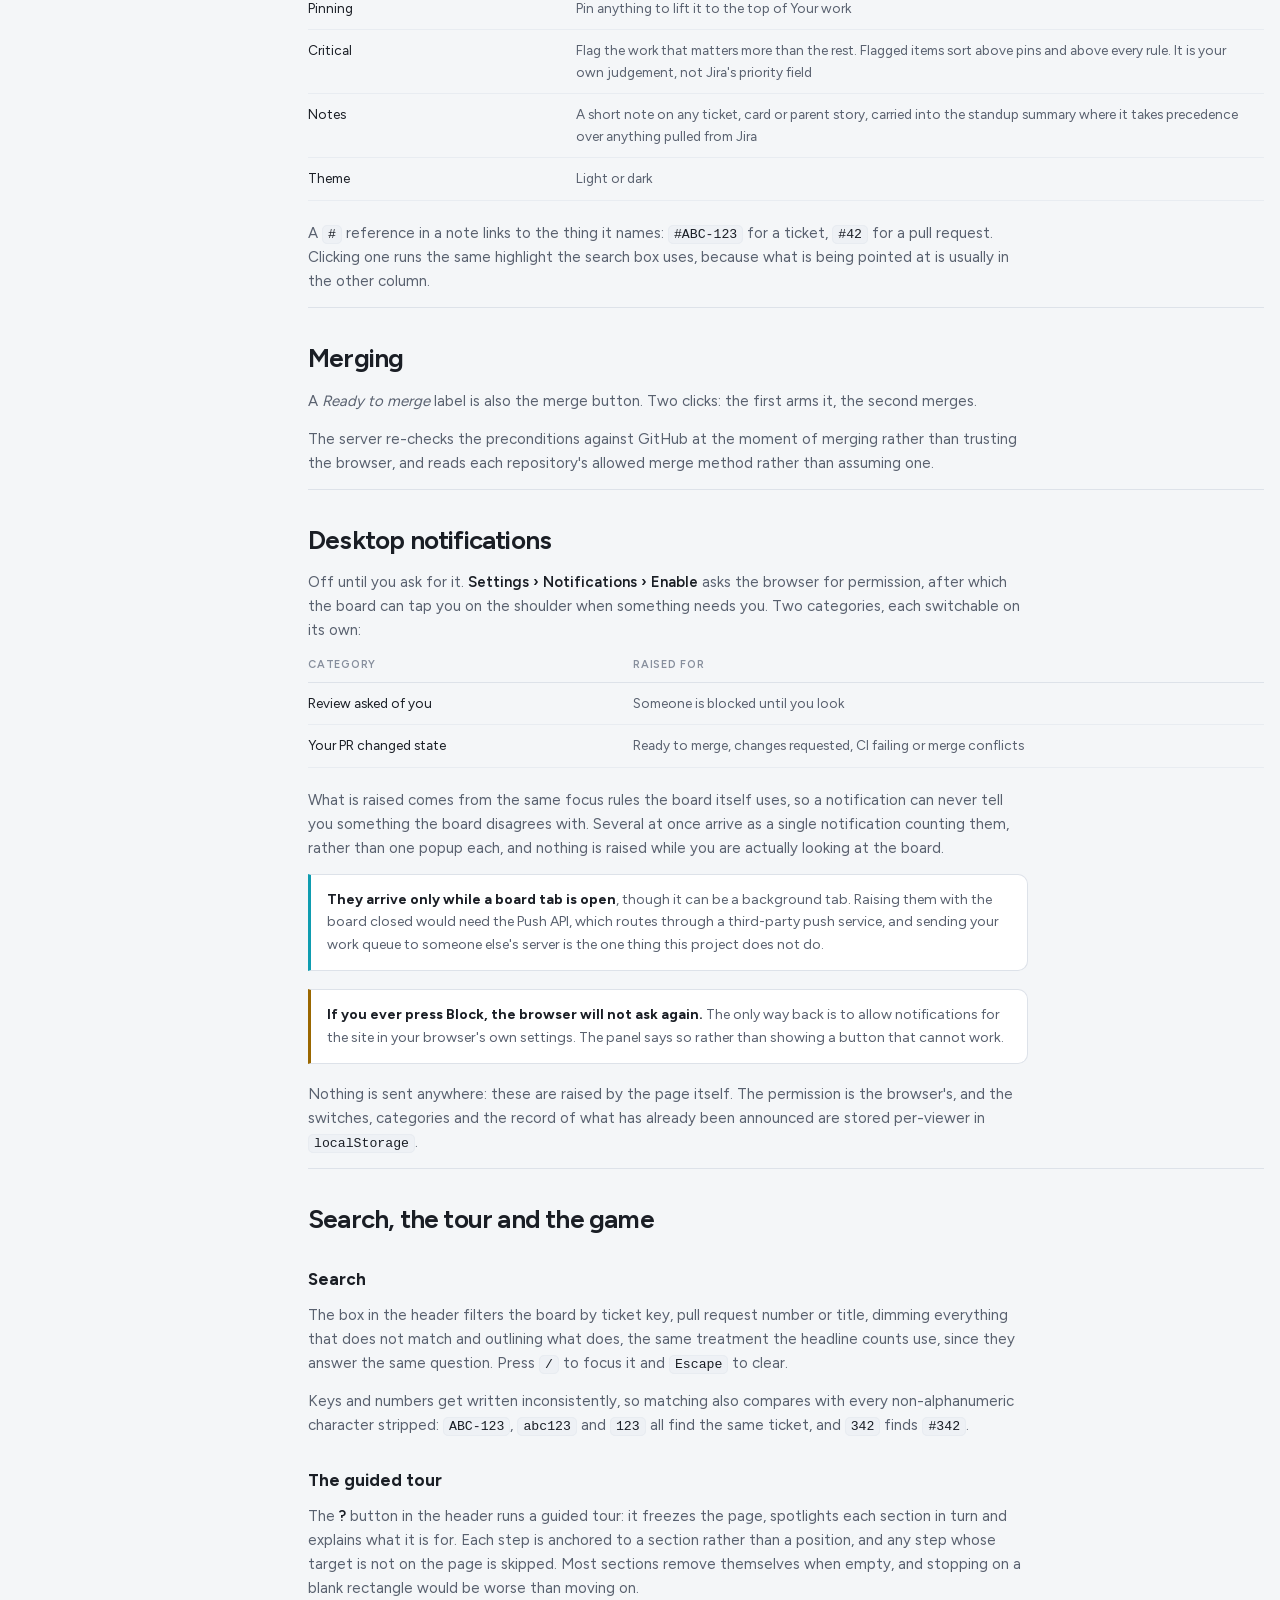
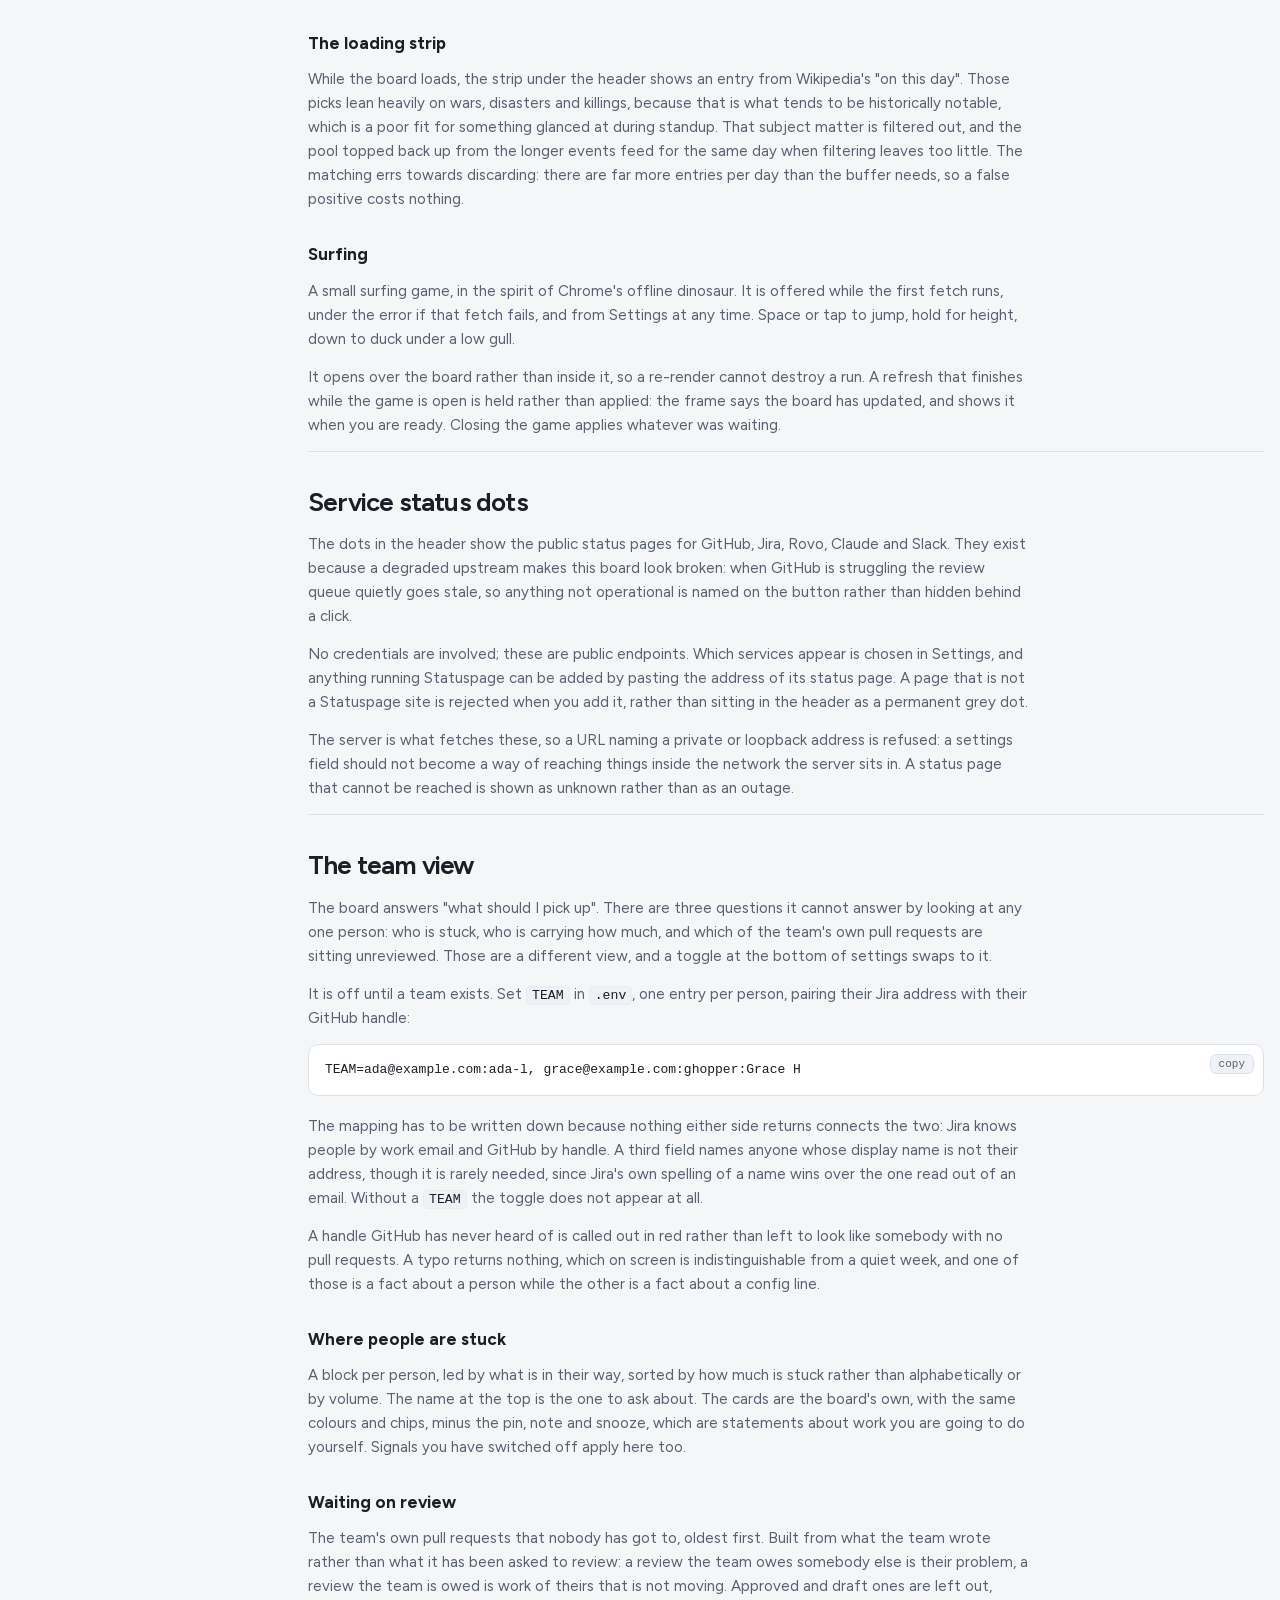
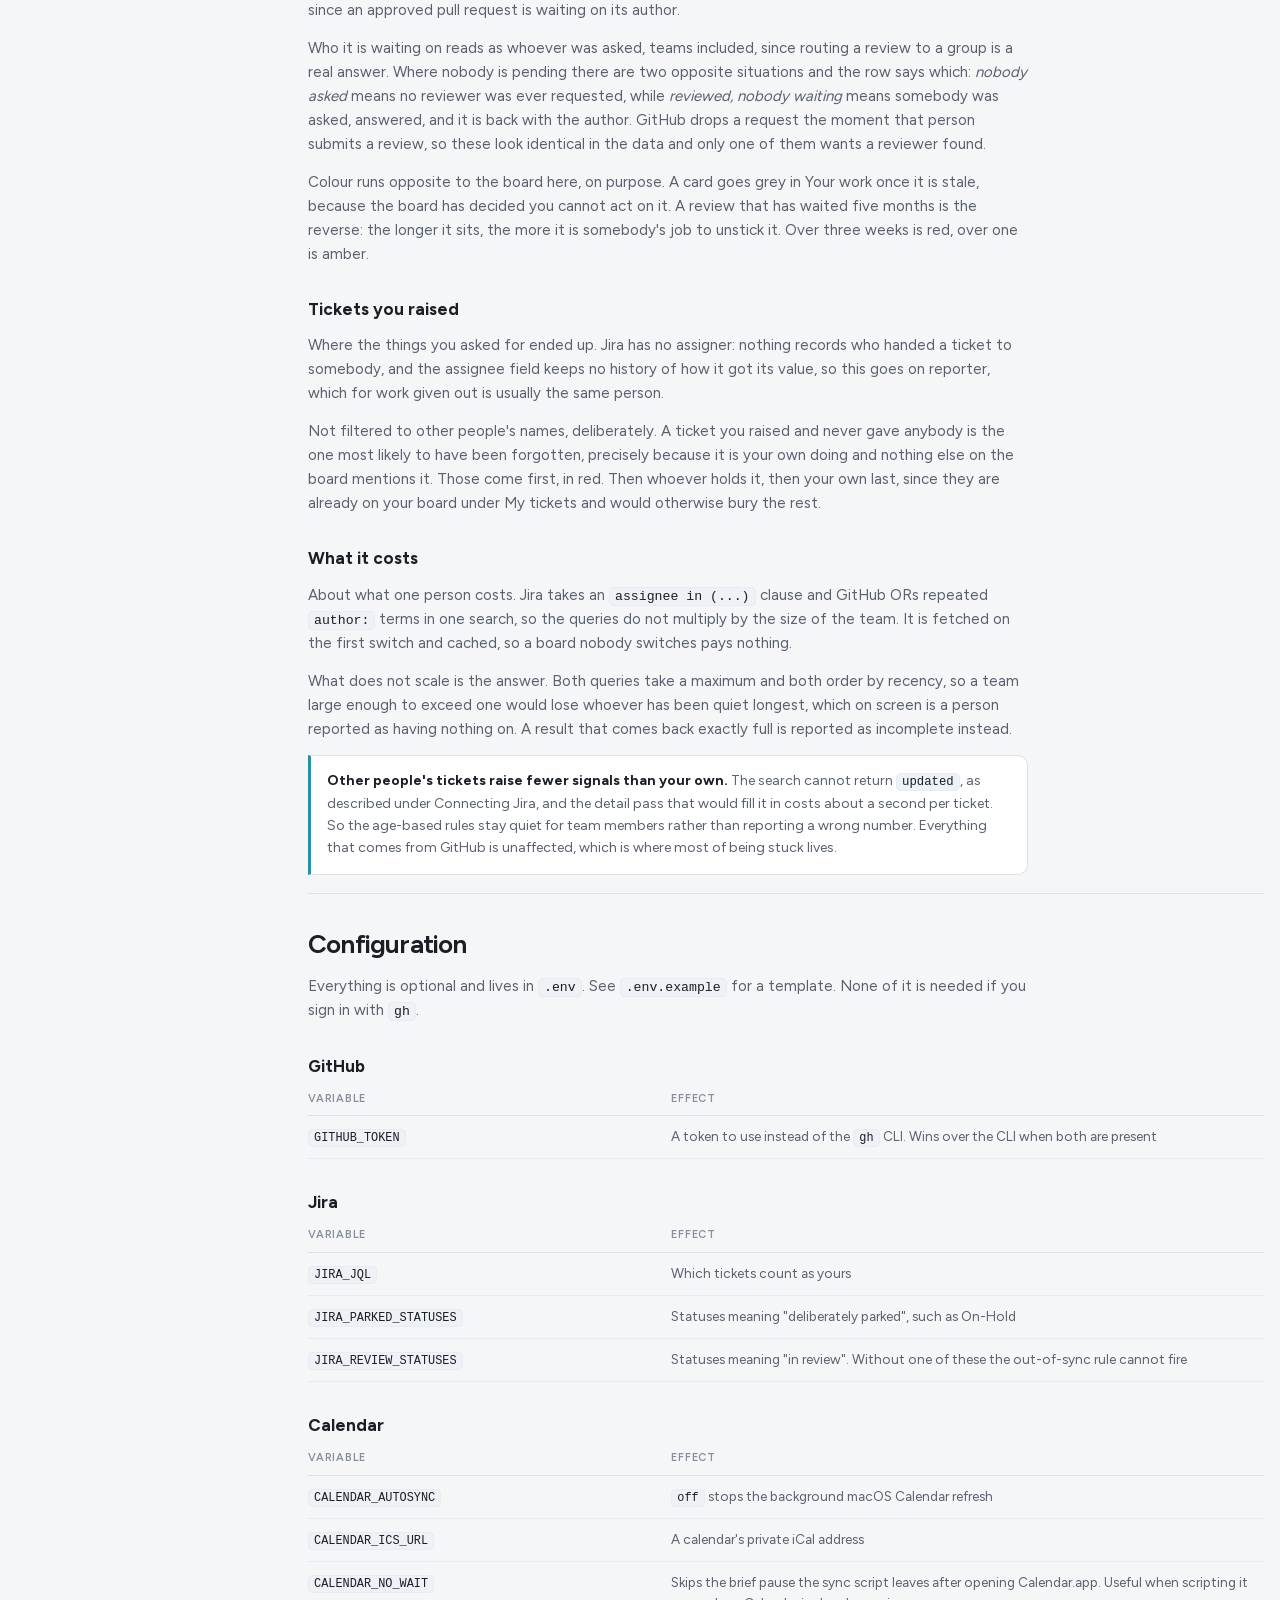
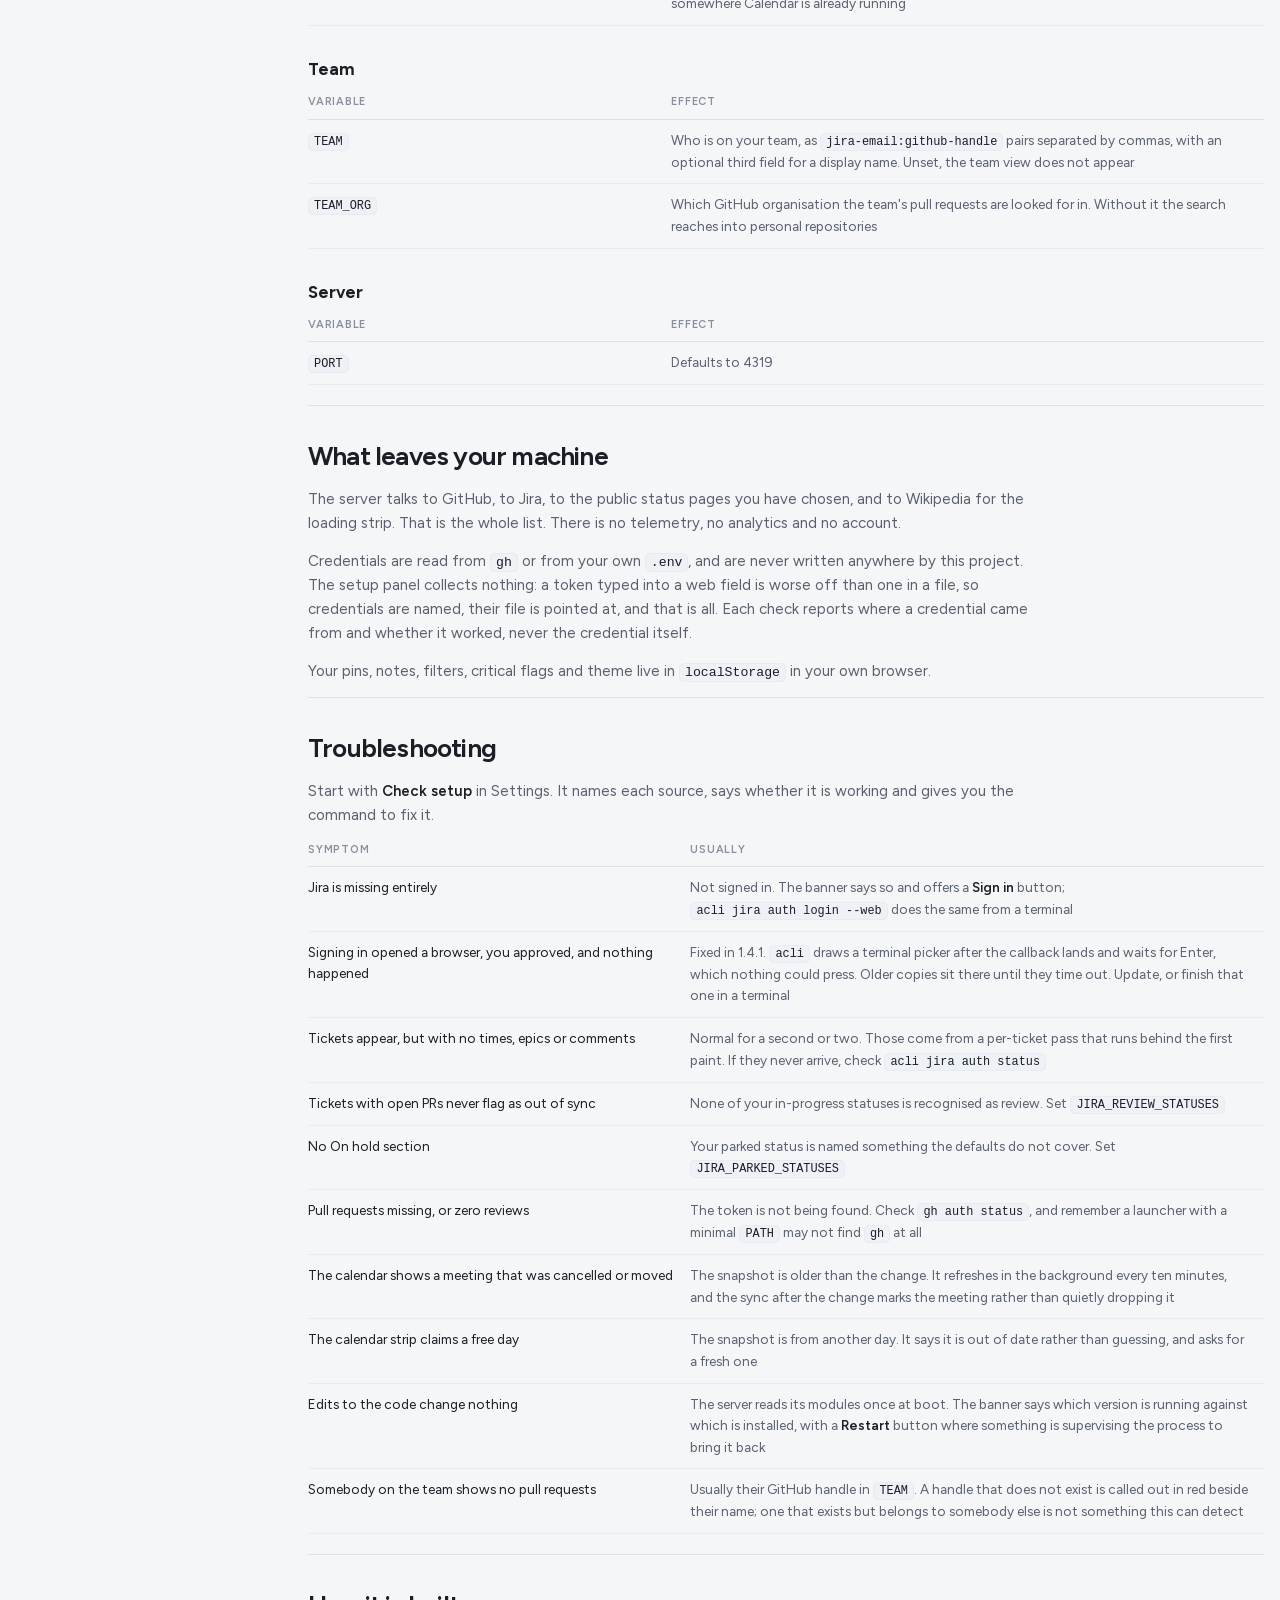
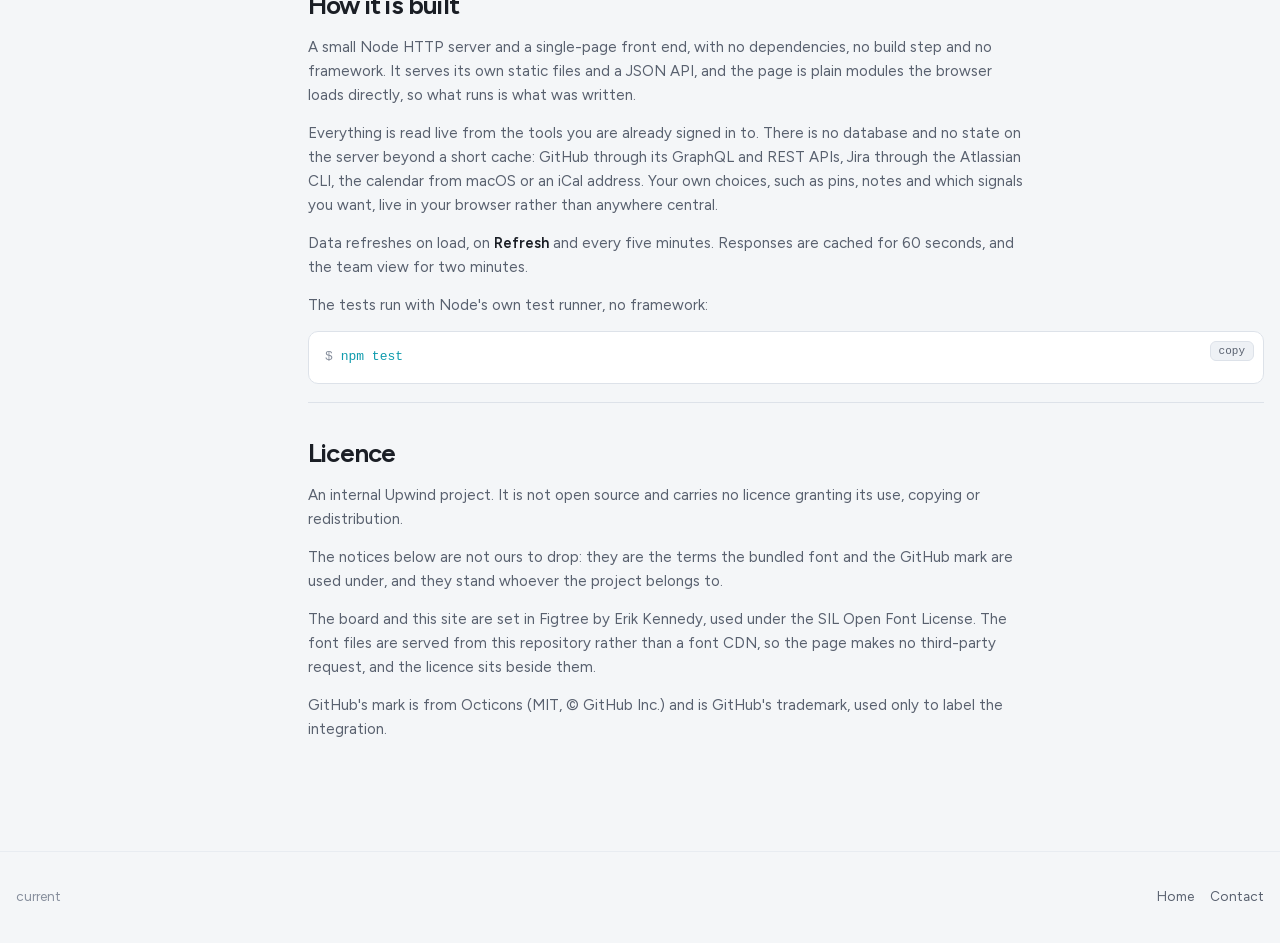
<file: guide.html>
<!doctype html>
<html lang="en">
  <head>
    <meta charset="utf-8" />
    <meta name="viewport" content="width=device-width, initial-scale=1" />
    <title>Documentation - current</title>

    <!--
      The documentation moved to /docs/. This page stays behind because the old
      address was published and may be bookmarked or linked.

      Static hosting cannot answer with a 301, so this does what it can: a
      canonical link so search engines credit the new address rather than
      treating the two as duplicates, a script that replaces the history entry
      instead of adding one, so the back button does not land here and bounce
      forward again, and a meta refresh as the fallback for anything with
      scripting turned off.
    -->
    <link rel="canonical" href="https://howsyourflow.io/docs/" />
    <meta name="robots" content="noindex" />
    <meta http-equiv="refresh" content="0; url=/docs/" />
    <script>
      location.replace('/docs/' + location.hash);
    </script>

    <style>
      body {
        margin: 0;
        min-height: 100vh;
        display: grid;
        place-items: center;
        font-family: system-ui, sans-serif;
        background: #f4f6f8;
        color: #3d4454;
      }
      a {
        color: #0e9cb0;
      }
    </style>
  </head>
  <body>
    <p>The documentation has moved to <a href="/docs/">howsyourflow.io/docs/</a>.</p>
  </body>
</html>
</file>
<file: site.css>
/**
 * The landing page borrows the application's own palette rather than inventing
 * a second one, so what someone sees here is what they get when they run it.
 * The tokens below are a copy of the app's :root block, trimmed to the ones
 * this page actually uses — a copy because the page is served by GitHub Pages
 * from docs/ and cannot reach into public/ at build time.
 */

/*
 * Figtree, self-hosted.
 *
 * The page used to lean on the system stack, which means it looked like a
 * different typeface on every platform and could only ever approximate the
 * house sans. Figtree is the closest freely licensed match: the same compact
 * single-storey g and similar apertures, and within 3% of the same width at
 * the same size and weight.
 *
 * Served from this repository rather than from Google so the page makes no
 * third-party request at all, loads identically offline, and does not hand
 * every visitor to a font CDN. One variable file per subset covers 300 to 900,
 * so every weight on the page costs one request and 20KB.
 *
 * font-display: swap renders the fallback immediately and swaps when the file
 * arrives, so the text is never invisible while the font loads.
 */
@font-face {
  font-family: 'Figtree';
  font-style: normal;
  font-weight: 300 900;
  font-display: swap;
  src: url('fonts/figtree-latin.woff2') format('woff2');
  unicode-range: U+0000-00FF, U+0131, U+0152-0153, U+02BB-02BC, U+02C6, U+02DA,
    U+02DC, U+0304, U+0308, U+0329, U+2000-206F, U+20AC, U+2122, U+2191, U+2193,
    U+2212, U+2215, U+FEFF, U+FFFD;
}

@font-face {
  font-family: 'Figtree';
  font-style: normal;
  font-weight: 300 900;
  font-display: swap;
  src: url('fonts/figtree-latin-ext.woff2') format('woff2');
  unicode-range: U+0100-02BA, U+02BD-02C5, U+02C7-02CC, U+02CE-02D7, U+02DD-02FF,
    U+0304, U+0308, U+0329, U+1D00-1DBF, U+1E00-1E9F, U+1EF2-1EFF, U+2020,
    U+20A0-20AB, U+20AD-20C0, U+2113, U+2C60-2C7F, U+A720-A7FF;
}

/*
 * Light is the default, and it is a plain default rather than a system-derived
 * one: a first visitor sees light whatever their machine prefers. That is the
 * opposite of the app itself, which follows the system — but the app is a thing
 * you live in all day and this is a page someone opens once from a link, where
 * a predictable first impression beats a personalised one.
 *
 * Dark is still here, one click away, and the choice is remembered. It has to
 * hang off an attribute rather than a media query, because a media query cannot
 * be overridden by a button.
 *
 * The palette is the application's own, so what the page promises is what you
 * get when you run it. It is a copy because Pages serves docs/ and cannot reach
 * into public/ at build time.
 */

:root {
  color-scheme: light;

  --bg: #f4f6f8;
  --surface: #ffffff;
  --surface-2: #eef1f5;
  --border: #dde2e9;
  --border-soft: #e8ecf1;
  --text: #1a1e25;
  --muted: #59616f;
  --faint: #878f9d;

  --blocked: #d1242f;
  --ready: #1a7f37;
  --review: #0969da;
  --todo: #0b8ca0;
  --inreview: #8250df;
  --waiting: #9a6700;
  --stale: #6e7781;
  --lagoon: #0e9cb0;

  /*
   * Breaking wave: deep water -> turquoise -> seafoam.
   *
   * The seafoam end is deepened well past its dark-theme value because on a
   * near-white page #35c9a4 holds only 1.93:1 against the background, against
   * 7.44:1 at the blue end — so the tail of each letter faded out and the
   * wordmark's second r read as shorter than the first. At #1d9b78 the sweep
   * runs 3.22:1 to 7.44:1, which is roughly the weight of the turquoise middle
   * and keeps every part of the glyph present.
   */
  --wave-1: #0a47b8;
  --wave-2: #0f9bad;
  --wave-3: #1d9b78;
  --sky: #d6eaf9;

  /* The fallbacks are all sans, and the generic sans-serif last of all, so a
     failed font load can never drop the page into the browser's serif. */
  --sans: 'Figtree', -apple-system, BlinkMacSystemFont, 'Segoe UI', Roboto,
    'Helvetica Neue', Arial, sans-serif;
  --mono: ui-monospace, SFMono-Regular, 'SF Mono', Menlo, monospace;

  --gutter: 16px;
  /*
   * Two widths, because prose and layout want different ones.
   *
   * Text has an optimal measure of roughly 60 to 75 characters; past that the
   * eye loses the start of the next line. Grids and the board preview have no
   * such limit, and capping everything at the prose width left about 45% of a
   * 1920px screen empty. So paragraphs keep the narrow measure and everything
   * else gets the wide one.
   */
  --max: 1060px;
  --max-wide: 1280px;
}

:root[data-theme='dark'] {
  color-scheme: dark;

  --bg: #0e1014;
  --surface: #15181e;
  --surface-2: #1c2029;
  --border: #252a34;
  --border-soft: #1e222b;
  --text: #e8ebf0;
  --muted: #8d95a5;
  --faint: #656d7d;

  --blocked: #f2555a;
  --ready: #3fb950;
  --review: #58a6ff;
  --todo: #3ac9d8;
  --inreview: #a371f7;
  --waiting: #e3a008;
  --stale: #7d8590;
  --lagoon: #2fd2e4;

  --wave-1: #1a5fe0;
  --wave-2: #21bcd4;
  --wave-3: #9df2dd;
  --sky: #0e1014;
}

* { box-sizing: border-box; }

/* Form controls do not inherit font-family, so they are told explicitly. */
button, input, select, textarea { font-family: inherit; }

html { scroll-behavior: smooth; scroll-padding-top: 72px; }
@media (prefers-reduced-motion: reduce) { html { scroll-behavior: auto; } }

body {
  margin: 0;
  background: var(--bg);
  color: var(--text);
  font-family: var(--sans);
  font-size: 15px;
  line-height: 1.6;
  -webkit-font-smoothing: antialiased;
}

a { color: inherit; text-decoration: none; }

.wrap {
  width: 100%;
  max-width: var(--max-wide);
  margin: 0 auto;
  padding: 0 var(--gutter);
}

/* The reading column. Anything that is sentences rather than layout keeps the
   narrower measure, so widening the page costs nothing in readability. */
.section-lede,
.hero .lede,
.hero .sub,
.preview-note,
.card p,
.routes li,
.signal span {
  max-width: 68ch;
}
.hero .lede,
.hero .sub,
.preview-note { margin-left: auto; margin-right: auto; }

/* Ocean wave, as in the app: deep water through turquoise to seafoam. */
.wave-text {
  background: linear-gradient(90deg, var(--wave-1) 0%, var(--wave-2) 50%, var(--wave-3) 100%);
  -webkit-background-clip: text;
  background-clip: text;
  -webkit-text-fill-color: transparent;
  color: var(--wave-2); /* fallback where background-clip is unsupported */
}

/*
 * The doubled r needs a full sweep *per letter*. Stretched across both, each
 * narrow stem gets one flat slice of the range and the pair just reads as a
 * blue letter beside a green one.
 *
 * This used to be done by sizing one gradient to 50% and letting it tile, which
 * silently assumes the two letters are the same width. They are not — kerning
 * and the heading's -2px letter-spacing made the first r 22.91px against the
 * second's 21.76px, so the tile restarted 0.58px *inside* the first r and put a
 * dark blue sliver on its trailing edge. Giving each letter its own element
 * gives each its own full-width sweep, which no amount of kerning can push out
 * of alignment.
 */

/* ------------------------------------------------------------------- nav */

.nav {
  position: sticky;
  top: 0;
  z-index: 20;
  background: color-mix(in srgb, var(--bg) 88%, transparent);
  backdrop-filter: blur(10px);
  border-bottom: 1px solid var(--border-soft);
}
.nav .wrap {
  display: flex;
  align-items: center;
  gap: 18px;
  height: 56px;
}
.nav-brand {
  display: flex;
  align-items: center;
  gap: 9px;
  /* A shade larger than the links beside it. It is the name of the thing
     rather than another destination, and at the same size it read as one. */
  font-size: 17px;
  font-weight: 600;
  letter-spacing: -0.3px;
  margin-right: auto;
}
.nav-brand img { width: 27px; height: auto; display: block; }
.nav-links { display: flex; gap: 20px; font-size: 14px; color: var(--muted); }
.nav-links a:hover { color: var(--text); }
.nav-actions { display: flex; align-items: center; gap: 10px; }

.theme-toggle {
  position: relative;
  display: inline-flex;
  align-items: center;
  justify-content: center;
  width: 32px;
  height: 32px;
  border-radius: 8px;
  border: 1px solid var(--border);
  background: var(--surface);
  color: var(--muted);
  cursor: pointer;
  font-size: 14px;
  line-height: 1;
  /* No 300ms wait and no double-tap zoom swallowing the first tap. */
  touch-action: manipulation;
  -webkit-tap-highlight-color: transparent;
}
.theme-toggle:hover { color: var(--text); border-color: var(--wave-2); }

/*
 * A 44px hit area around a 32px button.
 *
 * 32px is below every touch target guideline, and this one sits 12px from the
 * top of the viewport where it competes with browser chrome and the pull to
 * refresh gesture. The button stays the size it looks; only what you can hit
 * grows, via a pseudo-element so no layout moves.
 */
.theme-toggle::after {
  content: '';
  position: absolute;
  top: 50%;
  left: 50%;
  width: 44px;
  height: 44px;
  transform: translate(-50%, -50%);
}

/* Without this a missed tap and a broken button look identical. */
.theme-toggle:active {
  border-color: var(--wave-2);
  background: color-mix(in srgb, var(--wave-2) 14%, var(--surface));
}

@media (max-width: 760px) {
  .nav-links { display: none; }
}

/* ----------------------------------------------------------------- hero */

/* The hero holds the canvas, so it has to be a positioning context. */
.hero {
  position: relative;
  padding: 72px 0 48px;
  text-align: center;
  overflow: hidden;
}

/*
 * The sea behind the wordmark. Pinned to the lower half and faded out towards
 * the top, so it never comes near the text it sits behind. Masked rather than
 * just made transparent, because a flat low alpha across the whole box still
 * puts a grey cast over the headline.
 */
.hero-wave {
  position: absolute;
  inset: auto 0 0 0;
  width: 100%;
  /*
   * The full hero, so there is sky to put stars in.
   *
   * The water does not stretch with it: wave.js measures each layer in pixels
   * up from the bottom, so the band stays 430px deep however far the lede
   * wraps. That is what stops the sea climbing behind the paragraph on a
   * narrow screen, which a canvas sized as a fraction of the hero did.
   */
  height: 100%;
  z-index: 0;
  pointer-events: none;
  /*
   * Fades the light theme's sky in over the top of the water band, measured
   * from the bottom so it is unaffected by the hero's height. It has to finish
   * above the first crest, which sits 232px up, or it would eat the top of the
   * wave; the later it finishes, the further the opaque sky stays from the text.
   */
  -webkit-mask-image: linear-gradient(to bottom, transparent calc(100% - 430px), #000 calc(100% - 275px));
  mask-image: linear-gradient(to bottom, transparent calc(100% - 430px), #000 calc(100% - 275px));
}

/*
 * No mask in the dark theme. It exists only to fade the light theme's sky, and
 * applying it here would erase the stars everywhere except the water, which is
 * the one place they must never appear.
 */
:root[data-theme='dark'] .hero-wave {
  -webkit-mask-image: none;
  mask-image: none;
}

/* Everything else sits above it. */
.hero .wrap { position: relative; z-index: 1; }
.hero img.mark { width: 184px; height: auto; display: block; margin: 0 auto 18px; }

.hero h1 {
  margin: 0 0 14px;
  font-size: clamp(42px, 9vw, 68px);
  font-weight: 700;
  letter-spacing: -2px;
  line-height: 1;
}

/* The tagline sits between the wordmark and the explanation: the wordmark says
   what it is called, this says what it is for, the lede says what it does. */
.hero .tagline {
  margin: 0 0 16px;
  font-size: clamp(18px, 3vw, 23px);
  font-weight: 600;
  letter-spacing: -0.4px;
  line-height: 1.2;
}

.hero .lede {
  margin: 0 auto 10px;
  max-width: 560px;
  font-size: clamp(17px, 2.6vw, 20px);
  color: var(--text);
  line-height: 1.45;
}
.hero .sub {
  margin: 0 auto 26px;
  max-width: 460px;
  color: var(--muted);
  font-size: 15px;
}

/* Provenance, under the description and above the chips. Quieter than the
   lede it follows: it is a note about where this came from, not a claim the
   page is making for itself. */
.provenance {
  margin: 0 0 20px;
  font-size: 13.5px;
  color: var(--faint);
  letter-spacing: 0.01em;
}

.badges {
  display: flex;
  flex-wrap: wrap;
  gap: 8px;
  justify-content: center;
  margin-bottom: 28px;
}

/*
 * Two by two on a phone rather than three across with the fourth stranded on
 * its own row. The lone chip is centred, but next to a full width row above it
 * it reads as left over rather than placed. Columns are sized to their content
 * and the chips keep their natural width inside them.
 */
@media (max-width: 460px) {
  .badges {
    display: grid;
    grid-template-columns: repeat(2, auto);
    justify-content: center;
    justify-items: center;
  }
}
.badge {
  font-family: var(--mono);
  font-size: 11.5px;
  padding: 3px 9px;
  border-radius: 999px;
  border: 1px solid var(--border);
  background: var(--surface);
  color: var(--muted);
}

/* ------------------------------------------------------------ code block */

.code {
  position: relative;
  max-width: 460px;
  margin: 0 auto;
  text-align: left;
  background: var(--surface);
  border: 1px solid var(--border);
  border-radius: 12px;
  overflow: hidden;
}
/* The hero's terminal is a centred 460px block, which suits a block of text
   sitting on its own. In Quick Start it sits directly above a pair of cards,
   and a narrower box above two wider ones reads as a mistake rather than as a
   choice, so there it takes the full column width. */
.code.wide {
  max-width: none;
  margin: 0 0 18px;
}

.code-head {
  display: flex;
  align-items: center;
  gap: 8px;
  padding: 8px 12px;
  border-bottom: 1px solid var(--border-soft);
  font-size: 11.5px;
  color: var(--faint);
  font-family: var(--mono);
}
.code-dots { display: flex; gap: 5px; margin-right: 2px; }
.code-dots i { width: 9px; height: 9px; border-radius: 50%; background: var(--border); display: block; }
.code pre {
  margin: 0;
  padding: 14px 16px;
  font-family: var(--mono);
  font-size: 13px;
  line-height: 1.75;
  overflow-x: auto;
}
.code .p { color: var(--faint); user-select: none; }
.code .c { color: var(--wave-2); }
.code .m { color: var(--faint); font-style: italic; }
.copy {
  position: absolute;
  top: 7px;
  right: 8px;
  border: 1px solid var(--border);
  background: var(--surface-2);
  color: var(--muted);
  border-radius: 6px;
  font-size: 11px;
  font-family: var(--mono);
  padding: 3px 8px;
  cursor: pointer;
}
.copy:hover { color: var(--text); border-color: var(--wave-2); }

.cta { display: flex; gap: 10px; justify-content: center; margin-top: 24px; flex-wrap: wrap; }
.btn {
  display: inline-flex;
  align-items: center;
  gap: 7px;
  padding: 9px 18px;
  border-radius: 9px;
  font-size: 14px;
  font-weight: 500;
  border: 1px solid var(--border);
  background: var(--surface);
  color: var(--text);
}
.btn:hover { border-color: var(--wave-2); }
.btn.primary {
  background: linear-gradient(95deg, var(--wave-1), var(--wave-2));
  /*
   * Size the gradient to the box it is painted into.
   *
   * background-origin defaults to padding-box while background-clip defaults
   * to border-box, so with the transparent 1px border inherited from .btn the
   * gradient was laid out 2px smaller than the area it fills and tiled to
   * cover the rest, restarting in a visible seam down the right edge.
   */
  background-origin: border-box;
  border-color: transparent;
  color: #fff;
}
.btn.primary:hover { filter: brightness(1.08); }

/* ------------------------------------------------------------- sections */

/* Every section gets the divider, including the first. The hero above it is a
   <header> rather than a <section>, so the old :first-of-type exception was
   aimed at a section that does not exist and only ever stripped the rule from
   Your Flow, leaving it floating under the hero. */
/* --border rather than --border-soft: the soft one sits at 1.10:1 against the
   page, which is close enough to invisible that the sections ran together. */
section { padding: 56px 0; border-top: 1px solid var(--border); }

.eyebrow {
  font-family: var(--mono);
  font-size: 11.5px;
  letter-spacing: 1px;
  text-transform: uppercase;
  color: var(--faint);
  margin: 0 0 8px;
}
h2 {
  margin: 0 0 10px;
  font-size: clamp(25px, 4.5vw, 32px);
  font-weight: 650;
  letter-spacing: -0.8px;
  line-height: 1.2;
}
.section-lede {
  margin: 0 0 30px;
  max-width: 620px;
  color: var(--muted);
  font-size: 15.5px;
}

/* --------------------------------------------------------- board preview */

/* A mock-up, not a screenshot: a screenshot of the real board would be a
   screenshot of somebody's actual tickets. The rows below are invented, and
   the markup mirrors the app's so the shapes and colours are honest. */
.preview {
  background: var(--surface);
  border: 1px solid var(--border);
  border-radius: 14px;
  /* Not hidden: the tooltips below have to escape this box. The header bar
     clips itself to the top corners instead, which is all the hidden was
     buying. */
  box-shadow: 0 18px 50px -28px rgba(16, 24, 40, 0.28);
}
.preview-bar {
  display: flex;
  align-items: center;
  gap: 10px;
  padding: 0 14px;
  height: 46px;
  border-bottom: 1px solid var(--border-soft);
  background: var(--surface-2);
  border-radius: 13px 13px 0 0; /* 14 less the 1px border */
  font-size: 13px;
}
/* Three groups, as the real header has: identity, counts, state. */
/*
 * Three groups, with the outer two sharing the leftover space equally so the
 * middle one lands centred. Auto margins would also centre it, but they consume
 * the free space first and then squeeze the outer groups below their own
 * content width, which spilled out of the card now that it has to stay
 * overflow-visible for the tooltips.
 */
.pbar-left {
  display: flex;
  align-items: center;
  gap: 8px;
  flex: 1 1 0;
  min-width: 0;
  overflow: hidden;
}
.pbar-logo { width: 20px; height: auto; image-rendering: pixelated; flex: 0 0 auto; }
.preview-bar .mark { font-weight: 600; letter-spacing: -0.3px; flex: 0 0 auto; }
.pbar-who {
  font-family: var(--mono);
  font-size: 11px;
  color: var(--faint);
  white-space: nowrap;
  overflow: hidden;
  text-overflow: ellipsis;
}

/* The counts sit over the service dots, centred, exactly as they do in the app. */
/* The board colours these two labels rather than underlining them, so the
   accounts read as links without decoration. */
.pbar-id { color: var(--lagoon); }

.pbar-centre {
  display: flex;
  flex-direction: column;
  align-items: center;
  gap: 2px;
  flex: 0 0 auto;
}
.preview-stats {
  display: flex;
  gap: 14px;
  color: var(--muted);
  font-size: 10.5px;
  letter-spacing: 0.06em;
  text-transform: uppercase;
}
.preview-stats b { font-weight: 700; font-size: 12px; }
.n-blocked { color: var(--blocked); }
.n-ready { color: var(--ready); }
.n-review { color: var(--review); }

.pbar-dots { display: flex; gap: 5px; }
.pdot { width: 6px; height: 6px; border-radius: 50%; background: var(--ready); }
.pdot.warn { background: var(--degraded, #d9480f); }

.pbar-right {
  display: flex;
  align-items: center;
  justify-content: flex-end;
  gap: 8px;
  flex: 1 1 0;
  min-width: 0;
  overflow: hidden;
}
.preview-when { color: var(--faint); font-size: 11.5px; font-family: var(--mono); white-space: nowrap; }

/* Shapes rather than controls: it is an illustration, so nothing here is live. */
.pbar-search {
  display: flex;
  align-items: center;
  gap: 6px;
  padding: 3px 8px;
  border: 1px solid var(--border);
  border-radius: 7px;
  background: var(--surface);
  color: var(--faint);
  font-size: 11.5px;
}
.pbar-search kbd {
  font-family: var(--mono);
  font-size: 9.5px;
  padding: 0 4px;
  border: 1px solid var(--border);
  border-radius: 4px;
}
.pbar-btn {
  padding: 3px 10px;
  border: 1px solid var(--border);
  border-radius: 7px;
  background: var(--surface);
  color: var(--text);
  font-size: 11.5px;
  font-weight: 500;
}

/* A 375px header cannot hold all of it, and the real one drops the same parts. */
@media (max-width: 860px) {
  .pbar-who, .pbar-search { display: none; }
}
@media (max-width: 620px) {
  .preview-stats { gap: 9px; }
  .pbar-btn { display: none; }
}

.preview-cols { display: grid; grid-template-columns: repeat(2, minmax(0, 1fr)); }
.preview-col { padding: 16px 14px 18px; min-width: 0; }
.preview-col + .preview-col { border-left: 1px solid var(--border-soft); }
.preview-col h3 {
  margin: 0 0 12px;
  font-size: 12px;
  letter-spacing: 0.8px;
  text-transform: uppercase;
  font-weight: 600;
}

/* The tool each row came from, as the real board shows it. */
.i {
  width: 12px;
  height: 12px;
  flex: 0 0 auto;
  color: var(--faint);
}
.i.jira { color: var(--review); }

.preview-col h3 { display: flex; align-items: center; gap: 7px; }
.head-icons { display: inline-flex; align-items: center; gap: 4px; }
.head-icons .i { width: 13px; height: 13px; }

/*
 * The cards, matching the board itself: a coloured edge for urgency, the reason
 * in caps before the title, the detail under it and the facts under that. The
 * earlier version was a list of hairline rows, which carried the same words in
 * a shape nobody would have recognised.
 */
.focus {
  display: grid;
  grid-template-columns: 3px 1fr auto;
  gap: 0 12px;
  align-items: center;
  background: var(--surface);
  border: 1px solid var(--border);
  border-radius: 8px;
  overflow: hidden;
  margin-bottom: 8px;
}
.focus:last-child { margin-bottom: 0; }

.focus-bar { align-self: stretch; background: var(--sev); }
.focus-body { padding: 8px 0; min-width: 0; }

.focus-top { display: flex; align-items: baseline; gap: 8px; min-width: 0; }
.focus-top .i { align-self: center; }

.focus-label {
  flex: 0 0 auto;
  font-size: 10px;
  font-weight: 700;
  letter-spacing: 0.055em;
  text-transform: uppercase;
  color: var(--sev);
}

.focus-title {
  font-size: 13px;
  font-weight: 500;
  white-space: nowrap;
  overflow: hidden;
  text-overflow: ellipsis;
  min-width: 0;
  color: var(--text);
}

.focus-detail {
  color: var(--muted);
  font-size: 12px;
  margin-top: 2px;
  white-space: nowrap;
  overflow: hidden;
  text-overflow: ellipsis;
}

.focus-facts {
  display: flex;
  align-items: center;
  gap: 6px;
  margin-top: 5px;
  font-family: var(--mono);
  font-size: 11px;
  color: var(--faint);
  white-space: nowrap;
}
.focus-repo { flex: 0 0 auto; }

.focus-meta {
  display: flex;
  align-items: center;
  gap: 10px;
  padding-right: 12px;
  font-family: var(--mono);
  font-size: 11px;
  color: var(--faint);
  white-space: nowrap;
}
.focus-diff .add { color: var(--ready); font-weight: 400; }
.focus-diff .del { color: var(--blocked); font-weight: 400; }

@media (max-width: 720px) {
  /* The diff is the first thing worth losing when the card has to narrow. */
  .focus-diff { display: none; }
}

.prow {
  display: flex;
  align-items: flex-start;
  gap: 10px;
  padding: 10px 0;
  border-bottom: 1px solid var(--border-soft);
}
.prow:last-child { border-bottom: none; }
.prow-main { min-width: 0; flex: 1; }
.prow-title {
  display: flex;
  align-items: center;
  gap: 7px;
  font-size: 13.5px;
  margin-bottom: 4px;
}
.prow-title .text {
  overflow: hidden;
  text-overflow: ellipsis;
  white-space: nowrap;
  min-width: 0;
}
.prow-sub {
  font-size: 11.5px;
  color: var(--muted);
  overflow: hidden;
  text-overflow: ellipsis;
  white-space: nowrap;
}
.prow-right { flex: 0 0 auto; display: flex; align-items: center; }

.chip {
  display: inline-flex;
  align-items: center;
  font-family: var(--mono);
  font-size: 10.5px;
  padding: 0 5px;
  border-radius: 4px;
  background: var(--surface-2);
  color: var(--muted);
  border: 1px solid var(--border);
  white-space: nowrap;
  line-height: 16px;
  flex: 0 0 auto;
}
.chip.key { color: var(--review); }

.status {
  font-size: 10px;
  letter-spacing: 0.5px;
  text-transform: uppercase;
  padding: 1px 8px;
  border-radius: 10px;
  border: 1px solid;
  white-space: nowrap;
}
.status.todo { color: var(--todo); border-color: color-mix(in srgb, var(--todo) 40%, transparent); background: color-mix(in srgb, var(--todo) 12%, transparent); }
.status.progress { color: var(--review); border-color: color-mix(in srgb, var(--review) 40%, transparent); background: color-mix(in srgb, var(--review) 12%, transparent); }
.status.inreview { color: var(--inreview); border-color: color-mix(in srgb, var(--inreview) 40%, transparent); background: color-mix(in srgb, var(--inreview) 12%, transparent); }
.status.parked { color: var(--waiting); border-color: color-mix(in srgb, var(--waiting) 40%, transparent); background: color-mix(in srgb, var(--waiting) 12%, transparent); font-style: italic; }
.status.done { color: var(--ready); border-color: color-mix(in srgb, var(--ready) 40%, transparent); background: color-mix(in srgb, var(--ready) 12%, transparent); }

.why { font-weight: 500; }
.why.blocked { color: var(--blocked); }
.why.ready { color: var(--ready); }
.why.waiting { color: var(--waiting); }
.why.review { color: var(--review); }
.why.stale { color: var(--stale); }

/* ------------------------------------------------------- example tooltips */

/*
 * One tooltip element in the body, positioned by script, rather than an ::after
 * on each host.
 *
 * ::after was simpler and wrong. A pseudo-element is a child of its host, so
 * any ancestor with overflow: hidden erases it, and this page has eight of
 * those for entirely good reasons: ellipsis on long titles, rounded corners on
 * the card, keeping the header groups from spilling. Every time one was added
 * a set of tooltips went silently dark. Positioned from the body nothing can
 * clip it, and the hosts are free to clip whatever they like.
 */
.tip {
  position: fixed;
  z-index: 90;
  top: 0;
  left: 0;

  max-width: 250px;
  padding: 7px 10px;
  border-radius: 8px;
  border: 1px solid var(--border);
  background: var(--surface);
  box-shadow: 0 10px 26px -12px rgba(16, 24, 40, 0.4);

  font-family: var(--sans);
  font-size: 12px;
  font-weight: 400;
  font-style: normal;
  letter-spacing: 0;
  text-transform: none;
  line-height: 1.45;
  text-align: left;
  color: var(--text);
  /* The headings are .wave-text, which paints its text transparent for the
     gradient. Inheriting that is what made the first version render an empty
     white box over the section titles. */
  -webkit-text-fill-color: var(--text);

  opacity: 0;
  transform: translateY(3px);
  pointer-events: none;
  transition: opacity 0.14s, transform 0.14s;
}
.tip.on {
  opacity: 1;
  transform: translateY(0);
}

.preview [data-tip] { cursor: help; }

@media (hover: hover) and (pointer: fine) {
  /* A dotted underline is the only standing hint that there is something to
     hover. Anything stronger would compete with the colours the example is
     meant to be demonstrating. */
  .preview [data-tip] { position: relative; }
  .preview [data-tip]::before {
    content: '';
    position: absolute;
    left: 0;
    right: 0;
    bottom: -2px;
    border-bottom: 1px dotted var(--faint);
    opacity: 0;
    transition: opacity 0.12s;
  }
  .preview [data-tip]:hover::before { opacity: 0.5; }
}

@media (max-width: 720px) {
  .preview [data-tip] { cursor: pointer; }
}

/* The line that tells you the tooltips are there. */
/* A lede split across two paragraphs is one thought with a pause in it, not two
   blocks of copy, so the gap between them is a line rather than a full
   paragraph space. Same trick the hint below uses. */
.section-lede + .section-lede { margin-top: -18px; }

/* Matched to the note on the other side of the example: the two are a pair of
   captions about the same thing, so they are the same size and both centred. */
.section-lede.hint {
  margin: -18px auto 14px;
  text-align: center;
  font-size: 12.5px;
  color: var(--faint);
}

.preview-note {
  /* auto, not 0: the narrow reading measure set earlier centres this, and a
     margin shorthand further down the file was quietly resetting it. */
  margin: 12px auto 0;
  text-align: center;
  font-size: 12.5px;
  color: var(--faint);
}

@media (max-width: 720px) {
  .preview-cols { grid-template-columns: minmax(0, 1fr); }
  .preview-col + .preview-col { border-left: none; border-top: 1px solid var(--border-soft); }
  .preview-stats { display: none; }
}

/* ---------------------------------------------------------------- cards */

/*
 * Explicit column counts rather than auto-fit, so a short last row can be told
 * to fill the width instead of leaving dead space.
 *
 * auto-fit is tidier to write, but it picks the column count at layout time and
 * CSS cannot ask what it chose — and "how many are on the last row" is purely a
 * function of that count against the number of children. With a fixed count per
 * breakpoint, :nth-child can work it out.
 *
 * Above 840px the grid is six tracks rather than three, so a row can be divided
 * into halves as well as thirds: a card normally spans two, a lone last card
 * spans all six, and a trailing pair takes three each. Three columns' worth of
 * layout, with a half-step available when the arithmetic needs one.
 *
 * The breakpoints reproduce what auto-fit was already doing, so nothing moves
 * at any width: three columns need 3 x 260 + 2 x 14 = 808px of content, which
 * is an 840px viewport once the 16px gutters come off; two need 534px, so 566.
 *
 * Each range is closed at both ends rather than relying on later rules to undo
 * earlier ones — the orphan selectors are more specific than the base rule, so
 * an open-ended range would need its overrides unpicked in a particular order,
 * which is the kind of thing that breaks the next time a rule is added.
 */
.cards {
  display: grid;
  gap: 14px;
  grid-template-columns: minmax(0, 1fr);
}

@media (min-width: 566px) and (max-width: 839.98px) {
  .cards { grid-template-columns: repeat(2, minmax(0, 1fr)); }

  /* In two columns the only short row is a single trailing card. */
  .cards > :last-child:nth-child(odd) { grid-column: 1 / -1; }
}

@media (min-width: 840px) {
  .cards { grid-template-columns: repeat(6, minmax(0, 1fr)); }
  .cards > * { grid-column: span 2; }

  /* One left over: it takes the whole row. Also covers a single-card section. */
  .cards > :last-child:nth-child(3n + 1) { grid-column: span 6; }

  /* Two left over: half each. The pair is the last child at 3n + 2 and the one
     before it, which is necessarily at 3n + 1. */
  .cards > :last-child:nth-child(3n + 2),
  .cards > :nth-last-child(2):nth-child(3n + 1) { grid-column: span 3; }

  /*
   * A grid that wants pairs rather than thirds. Four cards read better as two
   * rows of two than as a row of three above a single card stretched across
   * the width, which is what the orphan rule would otherwise make of them.
   *
   * The resets are listed explicitly because the orphan selectors above carry
   * three pseudo-classes each and would otherwise outrank a plain .pairs > *.
   */
  .cards.pairs { grid-template-columns: repeat(2, minmax(0, 1fr)); }
  .cards.pairs > *,
  .cards.pairs > :last-child:nth-child(3n + 1),
  .cards.pairs > :last-child:nth-child(3n + 2),
  .cards.pairs > :nth-last-child(2):nth-child(3n + 1) { grid-column: auto; }

  /* An odd number still leaves one alone, and it still fills the row. */
  .cards.pairs > :last-child:nth-child(odd) { grid-column: 1 / -1; }
}

.card {
  background: var(--surface);
  border: 1px solid var(--border);
  border-radius: 12px;
  padding: 18px;
}
.card h3 { margin: 0 0 6px; font-size: 16px; font-weight: 600; letter-spacing: -0.2px; }
.card p { margin: 0; color: var(--muted); font-size: 14px; }
.card code {
  font-family: var(--mono);
  font-size: 12px;
  background: var(--surface-2);
  border: 1px solid var(--border-soft);
  border-radius: 5px;
  padding: 1px 5px;
  color: var(--text);
  white-space: nowrap;
}

/* ---------------------------------------------------------------- routes */

/* Each source lists its routes in the order the board tries them. Numbered,
   because the order is the point: the first one asks the least of the reader. */
.card-note { margin: 0 0 12px; color: var(--muted); font-size: 14px; }

.routes {
  margin: 0;
  padding: 0 0 0 18px;
  display: flex;
  flex-direction: column;
  gap: 11px;
  counter-reset: route;
}
.routes li {
  color: var(--muted);
  font-size: 13.5px;
  line-height: 1.55;
}
.routes li::marker { color: var(--faint); font-variant-numeric: tabular-nums; }

.tag {
  display: inline-block;
  font-family: var(--mono);
  font-size: 10px;
  letter-spacing: 0.5px;
  text-transform: uppercase;
  padding: 1px 6px;
  border-radius: 999px;
  border: 1px solid var(--border);
  background: var(--surface-2);
  color: var(--faint);
  margin-right: 6px;
  vertical-align: 1px;
}
/* The route that needs no secret. Marked rather than described, so the reader
   can see which door to try without reading all of them. */
.tag.best {
  color: var(--wave-2);
  border-color: color-mix(in srgb, var(--wave-2) 45%, transparent);
  background: color-mix(in srgb, var(--wave-2) 12%, transparent);
}

/* --------------------------------------------------------------- signals */

/* The same arrangement with this grid's own numbers: a 300px minimum and a 1px
   gap put three columns at 934px and two at 634px. Twelve signals divide evenly
   into both, so nothing is short today — this is here so that a thirteenth does
   not quietly strand one. */
.signals {
  display: grid;
  gap: 1px;
  grid-template-columns: minmax(0, 1fr);
  background: var(--border-soft);
  border: 1px solid var(--border-soft);
  border-radius: 12px;
  overflow: hidden;
}

@media (min-width: 634px) and (max-width: 933.98px) {
  .signals { grid-template-columns: repeat(2, minmax(0, 1fr)); }
  .signals > :last-child:nth-child(odd) { grid-column: 1 / -1; }
}

@media (min-width: 934px) {
  .signals { grid-template-columns: repeat(6, minmax(0, 1fr)); }
  .signals > * { grid-column: span 2; }
  .signals > :last-child:nth-child(3n + 1) { grid-column: span 6; }
  .signals > :last-child:nth-child(3n + 2),
  .signals > :nth-last-child(2):nth-child(3n + 1) { grid-column: span 3; }
}

.signal {
  display: flex;
  gap: 11px;
  align-items: baseline;
  background: var(--surface);
  padding: 13px 16px;
}
.signal .dot {
  width: 7px;
  height: 7px;
  border-radius: 50%;
  flex: 0 0 auto;
  background: var(--stale);
  transform: translateY(-1px);
}
.signal.blocked .dot { background: var(--blocked); }
.signal.ready .dot { background: var(--ready); }
.signal.waiting .dot { background: var(--waiting); }
.signal.review .dot { background: var(--review); }
.signal b { font-weight: 600; font-size: 14px; display: block; }
.signal span { color: var(--muted); font-size: 13.5px; }

/* --------------------------------------------------------------- footer */

footer {
  border-top: 1px solid var(--border-soft);
  padding: 34px 0 48px;
  color: var(--faint);
  font-size: 13.5px;
}
footer .wrap { display: flex; gap: 14px; flex-wrap: wrap; align-items: center; }
footer a { color: var(--muted); }
footer a:hover { color: var(--text); }
footer .right { margin-left: auto; display: flex; gap: 16px; }

/*
 * Stacked and centred on a phone. The auto margin that pushes the links right
 * on a wide screen just leaves them hard against the left edge once the row
 * wraps, under a left aligned licence line, which reads as a mistake rather
 * than a layout.
 */
@media (max-width: 560px) {
  footer .wrap {
    flex-direction: column;
    align-items: center;
    text-align: center;
    gap: 12px;
  }
  footer .right {
    margin-left: 0;
    flex-wrap: wrap;
    justify-content: center;
    gap: 10px 18px;
  }
}
</file>
<file: guide.css>
/*
 * Layout for the documentation page.
 *
 * site.css is loaded first and supplies the theme tokens, the fonts, the nav
 * and the footer, so this file only has to describe the two column reading
 * layout and the things a long document needs that a landing page does not:
 * a sidebar, headings you can link to, prose tables and copyable commands.
 */

.docs {
  display: grid;
  grid-template-columns: 236px minmax(0, 1fr);
  gap: 56px;
  align-items: start;
  padding: 40px 0 96px;
}

/* --------------------------------------------------------------- sidebar */

/*
 * Sticky under the header rather than scrolling away. A table of contents you
 * have to scroll back up to reach is one nobody uses twice.
 *
 * The grid column is what sticks, not the list inside it. `align-items: start`
 * sizes this column to its own content, and a sticky element can only travel
 * within its containing block, so sticking the list instead pins it to a box
 * 689px tall and lets it scroll away with the page.
 */
.docs > aside {
  position: sticky;
  top: 84px;
}

.docs-nav {
  max-height: calc(100vh - 108px);
  overflow-y: auto;
  font-size: 13.5px;
  /* Room for the focus ring on the first and last links. */
  padding: 2px;
}

.docs-nav .group {
  font-size: 11px;
  letter-spacing: 0.08em;
  text-transform: uppercase;
  color: var(--faint);
  margin: 20px 0 8px;
}
.docs-nav .group:first-child { margin-top: 0; }

.docs-nav a {
  display: block;
  padding: 5px 10px;
  margin-left: -10px;
  border-radius: 7px;
  color: var(--muted);
  text-decoration: none;
  border-left: 2px solid transparent;
}
.docs-nav a:hover { color: var(--text); background: var(--surface-2); }

/* Set by the scroll spy, so the sidebar says where you are. */
.docs-nav a.here {
  color: var(--text);
  font-weight: 600;
  border-left-color: var(--lagoon);
  background: var(--surface-2);
}

/* ----------------------------------------------------------------- prose */

.docs-body { min-width: 0; }

/*
 * One rule owns the space between sections.
 *
 * Three were stacking: 56px of padding under the section that ended, 56px over
 * the one that started, both inherited from the landing page's own section
 * rule, and then another 52px of margin on the heading. That came to 179px of
 * nothing between one topic and the next, which on a reference page reads as
 * the document having finished.
 */
.docs-body section {
  padding: 34px 0 0;
}
.docs-body > section:first-child { padding-top: 0; }

.docs-body h2 {
  font-size: 26px;
  line-height: 1.25;
  margin: 0 0 14px;
  scroll-margin-top: 90px;
}

.docs-body h3 {
  font-size: 17px;
  margin: 30px 0 10px;
  scroll-margin-top: 90px;
}

.docs-body p { color: var(--muted); margin: 0 0 14px; max-width: 72ch; }
.docs-body li { color: var(--muted); margin-bottom: 7px; max-width: 72ch; }
.docs-body ul, .docs-body ol { padding-left: 20px; margin: 0 0 16px; }
.docs-body strong { color: var(--text); font-weight: 600; }

/* A heading you can link to. The anchor is only drawn on hover, so it is
   available without putting a # beside every heading on the page. */
.docs-body h2, .docs-body h3 { position: relative; }
.anchor {
  position: absolute;
  left: -22px;
  color: var(--faint);
  text-decoration: none;
  opacity: 0;
  font-weight: 400;
}
.docs-body h2:hover .anchor,
.docs-body h3:hover .anchor,
.anchor:focus { opacity: 1; }

/* ------------------------------------------------------------------ code */

.docs-body :not(pre) > code {
  font-family: var(--mono);
  font-size: 0.88em;
  padding: 1px 5px;
  border-radius: 5px;
  background: var(--surface-2);
  border: 1px solid var(--border-soft);
  color: var(--text);
  /* A long variable name should not push the column wider than the prose. */
  overflow-wrap: break-word;
}

.cmd {
  position: relative;
  background: var(--surface);
  border: 1px solid var(--border);
  border-radius: 10px;
  margin: 0 0 18px;
  overflow: hidden;
}
.cmd pre {
  margin: 0;
  padding: 14px 58px 14px 16px;
  overflow-x: auto;
  font-family: var(--mono);
  font-size: 13px;
  line-height: 1.7;
  color: var(--text);
}
.cmd .p { color: var(--faint); user-select: none; }
.cmd .c { color: var(--wave-2); }
.cmd .m { color: var(--faint); font-style: italic; }

.cmd .copy {
  position: absolute;
  top: 9px;
  right: 9px;
  font-family: var(--mono);
  font-size: 11px;
  padding: 3px 8px;
  border-radius: 6px;
  border: 1px solid var(--border);
  background: var(--surface-2);
  color: var(--muted);
  cursor: pointer;
}
.cmd .copy:hover { color: var(--text); border-color: var(--faint); }

/* ---------------------------------------------------------------- tables */

.docs-body table {
  width: 100%;
  border-collapse: collapse;
  margin: 0 0 20px;
  font-size: 13.5px;
  /* Long values wrap instead of forcing the whole page to scroll sideways. */
  table-layout: fixed;
}
.docs-body th {
  text-align: left;
  font-size: 11px;
  letter-spacing: 0.07em;
  text-transform: uppercase;
  color: var(--faint);
  font-weight: 600;
  padding: 0 12px 8px 0;
  border-bottom: 1px solid var(--border);
}
.docs-body td {
  padding: 10px 12px 10px 0;
  border-bottom: 1px solid var(--border-soft);
  color: var(--muted);
  vertical-align: top;
  overflow-wrap: break-word;
}
.docs-body td:first-child { color: var(--text); }
.docs-body td code { white-space: nowrap; }

/* The signal reference, which is colour led, so the dot is the first column. */
.sig-dot {
  display: inline-block;
  width: 8px;
  height: 8px;
  border-radius: 50%;
  background: var(--stale);
  vertical-align: middle;
}
.sig-dot.blocked { background: var(--blocked); }
.sig-dot.ready { background: var(--ready); }
.sig-dot.review { background: var(--review); }
.sig-dot.waiting { background: var(--waiting); }

/* ----------------------------------------------------------------- notes */

.note {
  border: 1px solid var(--border);
  border-left: 3px solid var(--lagoon);
  background: var(--surface);
  border-radius: 0 10px 10px 0;
  padding: 14px 16px;
  margin: 0 0 18px;
  max-width: 72ch;
}
.note p { margin: 0; font-size: 14px; }
.note p + p { margin-top: 8px; }
.note b { color: var(--text); }
.note.warn { border-left-color: var(--waiting); }

/* ------------------------------------------------------------ responsive */

/*
 * Below the two column threshold the sidebar becomes a disclosure above the
 * text. Collapsed by default: eighteen links ahead of the first paragraph
 * would push the document itself off a phone screen.
 */
@media (max-width: 900px) {
  .docs { grid-template-columns: minmax(0, 1fr); gap: 0; padding-top: 24px; }
  .docs > aside { position: static; }
  .docs-nav {
    max-height: none;
    overflow: visible;
    margin-bottom: 32px;
    border: 1px solid var(--border);
    border-radius: 10px;
    background: var(--surface);
  }
  .docs-nav summary {
    cursor: pointer;
    padding: 12px 16px;
    font-weight: 600;
    color: var(--text);
    font-size: 14px;
  }
  .docs-nav .toc { padding: 0 16px 14px; }
  .docs-nav .group:first-child { margin-top: 4px; }
  .docs-body h2 { font-size: 22px; }
  .docs-body section { padding-top: 26px; }
  .anchor { display: none; }
}

/* The disclosure is a phone affordance; on a wide screen the list is simply
   the sidebar, so the marker and the summary row are not drawn at all. */
@media (min-width: 901px) {
  .docs-nav summary { display: none; }
}
</file>
